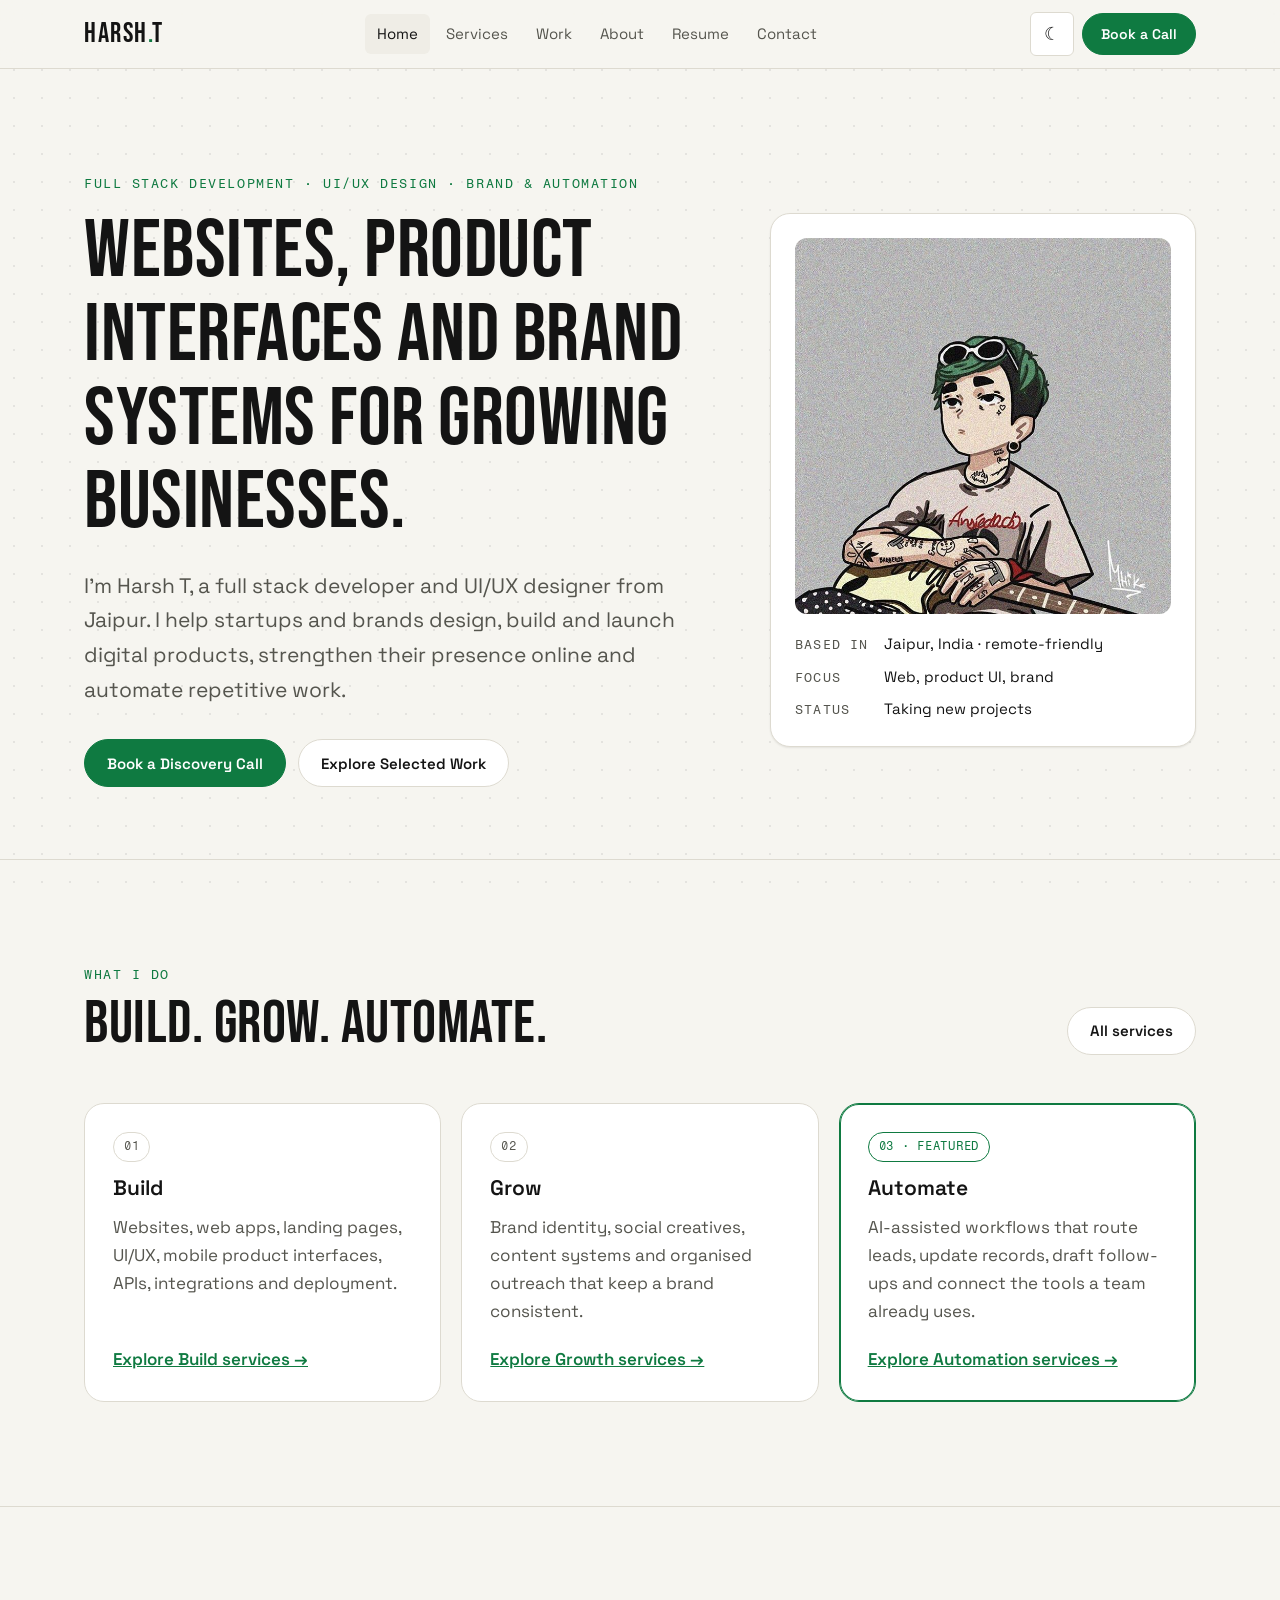
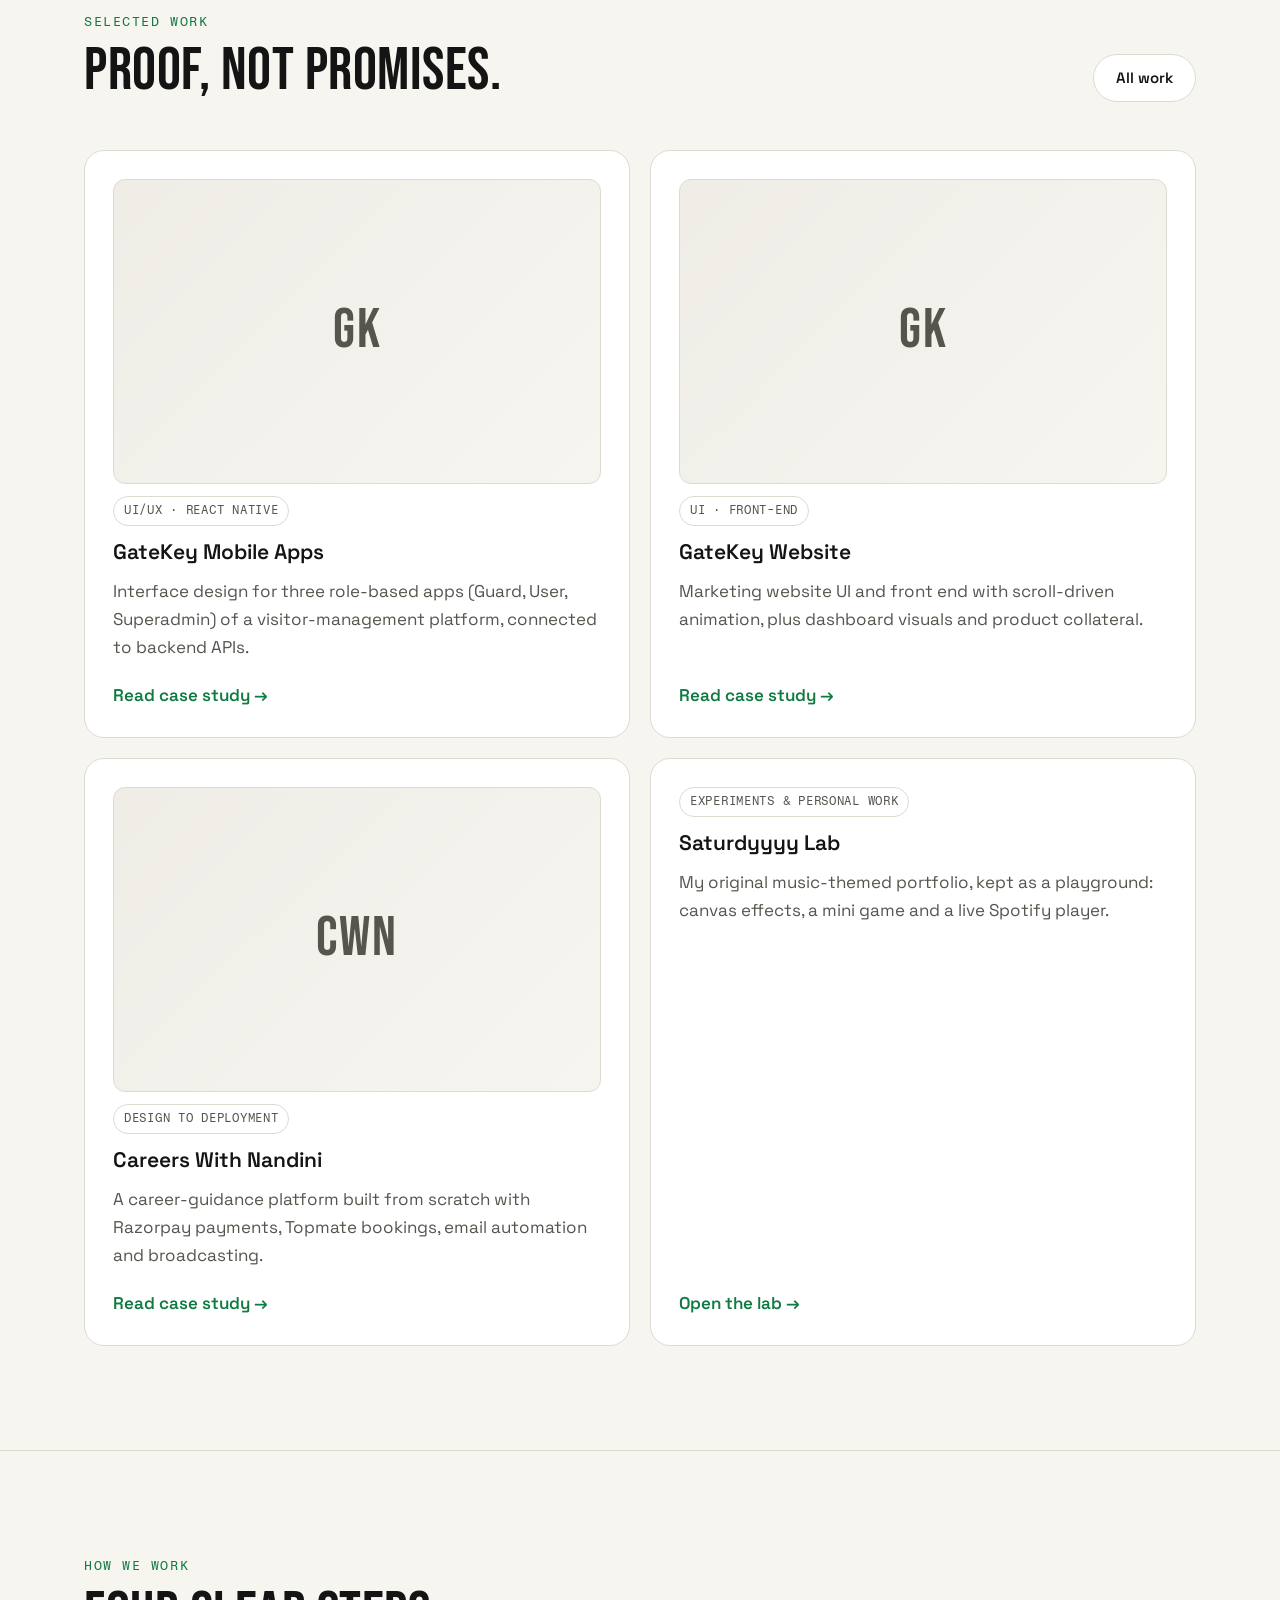
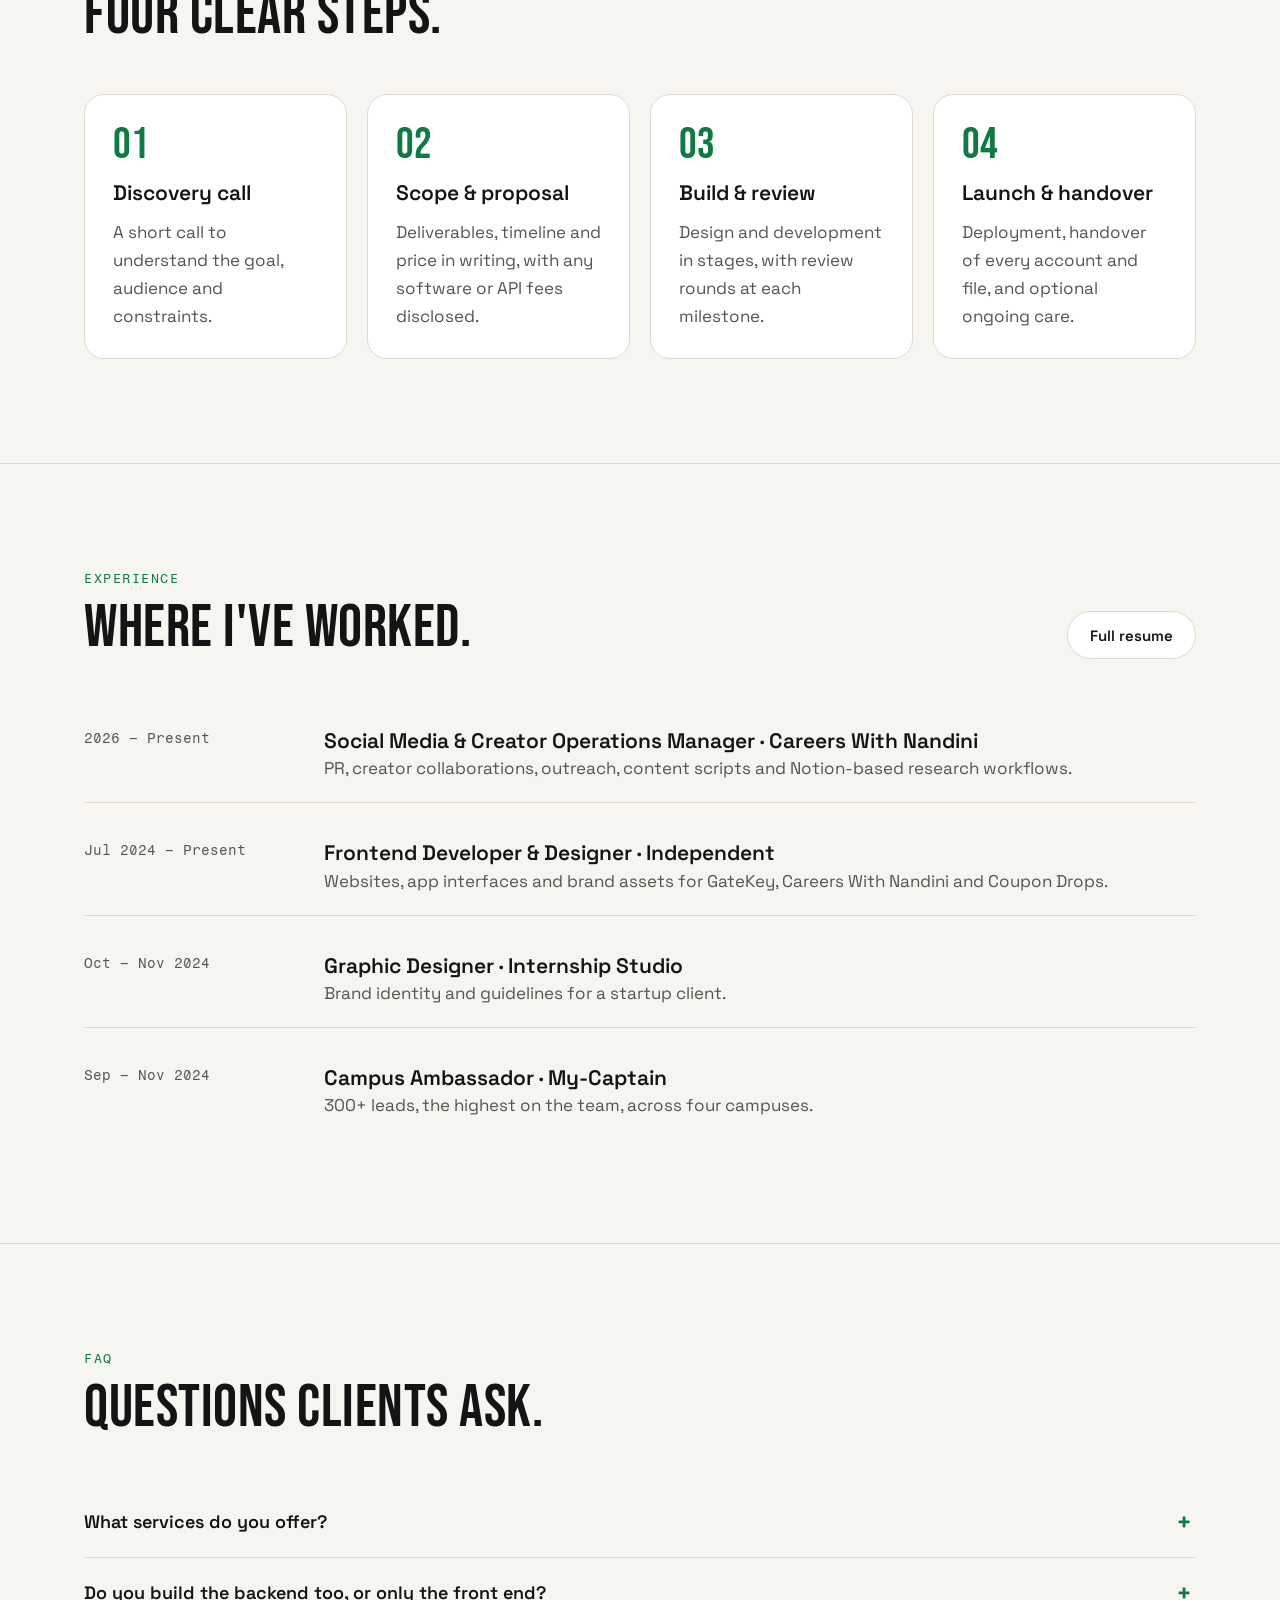
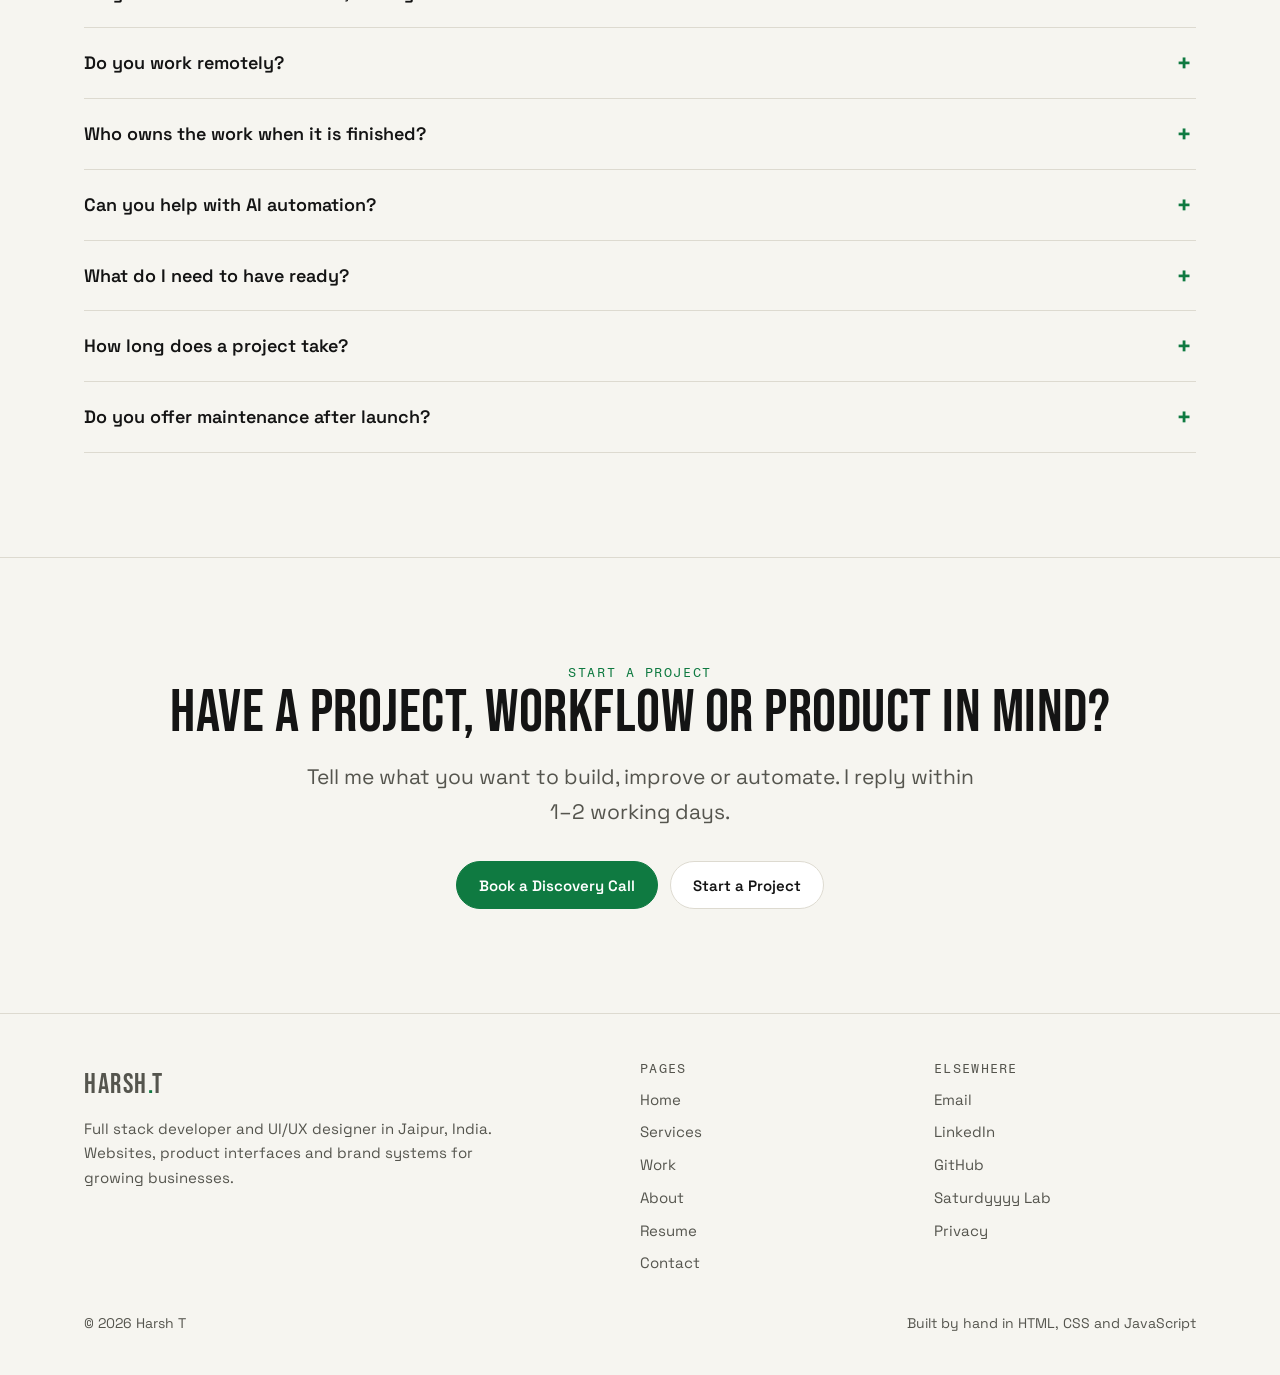
<file: index.html>
<!DOCTYPE html>
<html lang="en" data-theme="dark">
<head>
<meta charset="UTF-8">
<meta name="viewport" content="width=device-width,initial-scale=1">
<title>Harsh T · Full Stack Developer & UI/UX Designer</title>
<meta name="description" content="Harsh T is a full stack developer and UI/UX designer in Jaipur, India, building websites, product interfaces, brand systems and AI-assisted workflows for growing businesses.">
<link rel="canonical" href="https://portfolio-saturdyyyy.vercel.app/index.html">
<meta property="og:type" content="website"><meta property="og:title" content="Harsh T · Full Stack Developer & UI/UX Designer"><meta property="og:description" content="Harsh T is a full stack developer and UI/UX designer in Jaipur, India, building websites, product interfaces, brand systems and AI-assisted workflows for growing businesses.">
<meta property="og:url" content="https://portfolio-saturdyyyy.vercel.app/index.html"><meta property="og:image" content="https://portfolio-saturdyyyy.vercel.app/assets/og-image.jpg">
<meta name="twitter:card" content="summary_large_image">
<link rel="icon" href="avatar.jpg">
<script>(function(){try{var t=localStorage.getItem('theme');if(!t)t=matchMedia('(prefers-color-scheme: light)').matches?'light':'dark';document.documentElement.setAttribute('data-theme',t)}catch(e){}})();</script>
<link rel="preconnect" href="https://fonts.googleapis.com"><link rel="preconnect" href="https://fonts.gstatic.com" crossorigin>
<link href="https://fonts.googleapis.com/css2?family=Bebas+Neue&family=Fragment+Mono&family=Space+Grotesk:wght@400;500;600;700&display=swap" rel="stylesheet">
<link rel="stylesheet" href="assets/tokens.css"><link rel="stylesheet" href="assets/site.css">
</head>
<body>
<a class="skip" href="#main">Skip to content</a>
<header class="site-header"><div class="wrap nav">
<a class="brand" href="index.html" aria-label="Harsh T, home">HARSH<span>.</span>T</a>
<nav aria-label="Main"><ul class="nav-links" id="navLinks"><li><a href="index.html" aria-current=page>Home</a></li><li><a href="services.html">Services</a></li><li><a href="work.html">Work</a></li><li><a href="about.html">About</a></li><li><a href="resume.html">Resume</a></li><li><a href="contact.html">Contact</a></li></ul></nav>
<div class="nav-actions"><button class="icon-btn" id="themeToggle" type="button" aria-label="Switch theme">☀</button>
<a class="btn btn-primary btn-sm" href="contact.html#book" data-book>Book a Call</a>
<button class="icon-btn menu-btn" id="menuBtn" type="button" aria-label="Menu" aria-expanded="false" aria-controls="navLinks">☰</button></div>
</div></header>
<main id="main">

<section class="hero"><div class="wrap hero-grid">
<div><p class="eyebrow">Full stack development · UI/UX design · Brand &amp; automation</p>
<h1>Websites, product interfaces and brand systems for growing businesses.</h1>
<p class="lead">I'm Harsh T, a full stack developer and UI/UX designer from Jaipur. I help startups and brands design, build and launch digital products, strengthen their presence online and automate repetitive work.</p>
<div class="btn-row"><a class="btn btn-primary" href="contact.html#book" data-book>Book a Discovery Call</a><a class="btn" href="work.html">Explore Selected Work</a></div></div>
<aside class="hero-card" aria-label="At a glance"><img src="avatar.jpg" alt="Portrait illustration of Harsh T"><dl>
<dt>Based in</dt><dd>Jaipur, India · remote-friendly</dd><dt>Focus</dt><dd>Web, product UI, brand</dd><dt>Status</dt><dd>Taking new projects</dd></dl></aside>
</div></section>

<section aria-labelledby="pillars"><div class="wrap">
<div class="section-head"><div><p class="eyebrow">What I do</p><h2 id="pillars">Build. Grow. Automate.</h2></div><a class="btn" href="services.html">All services</a></div>
<div class="grid g3">
<div class="card reveal"><span class="badge">01</span><h3>Build</h3><p class="muted">Websites, web apps, landing pages, UI/UX, mobile product interfaces, APIs, integrations and deployment.</p><a class="more" href="services.html#build">Explore Build services →</a></div>
<div class="card reveal"><span class="badge">02</span><h3>Grow</h3><p class="muted">Brand identity, social creatives, content systems and organised outreach that keep a brand consistent.</p><a class="more" href="services.html#grow">Explore Growth services →</a></div>
<div class="card featured reveal"><span class="badge accent">03 · Featured</span><h3>Automate</h3><p class="muted">AI-assisted workflows that route leads, update records, draft follow-ups and connect the tools a team already uses.</p><a class="more" href="services.html#automate">Explore Automation services →</a></div>
</div></div></section>

<section aria-labelledby="work-h"><div class="wrap">
<div class="section-head"><div><p class="eyebrow">Selected work</p><h2 id="work-h">Proof, not promises.</h2></div><a class="btn" href="work.html">All work</a></div>
<div class="grid g2"><a class="card work-card reveal" href="work/gatekey-mobile-apps.html" data-tags="mobile design"><div class="thumb" aria-hidden="true">GK</div><span class="badge">UI/UX · React Native</span><h3>GateKey Mobile Apps</h3><p class="muted">Interface design for three role-based apps (Guard, User, Superadmin) of a visitor-management platform, connected to backend APIs.</p><span class="more">Read case study →</span></a><a class="card work-card reveal" href="work/gatekey-website.html" data-tags="web design"><div class="thumb" aria-hidden="true">GK</div><span class="badge">UI · Front-end</span><h3>GateKey Website</h3><p class="muted">Marketing website UI and front end with scroll-driven animation, plus dashboard visuals and product collateral.</p><span class="more">Read case study →</span></a><a class="card work-card reveal" href="work/careers-with-nandini.html" data-tags="web"><div class="thumb" aria-hidden="true">CWN</div><span class="badge">Design to deployment</span><h3>Careers With Nandini</h3><p class="muted">A career-guidance platform built from scratch with Razorpay payments, Topmate bookings, email automation and broadcasting.</p><span class="more">Read case study →</span></a>
<a class="card reveal" href="lab/index.html"><span class="badge">Experiments &amp; personal work</span><h3>Saturdyyyy Lab</h3><p class="muted">My original music-themed portfolio, kept as a playground: canvas effects, a mini game and a live Spotify player.</p><span class="more">Open the lab →</span></a>
</div></div></section>

<section aria-labelledby="process"><div class="wrap">
<div class="section-head"><div><p class="eyebrow">How we work</p><h2 id="process">Four clear steps.</h2></div></div>
<div class="grid g4 steps">
<div class="card step reveal"><h3>Discovery call</h3><p class="muted">A short call to understand the goal, audience and constraints.</p></div>
<div class="card step reveal"><h3>Scope &amp; proposal</h3><p class="muted">Deliverables, timeline and price in writing, with any software or API fees disclosed.</p></div>
<div class="card step reveal"><h3>Build &amp; review</h3><p class="muted">Design and development in stages, with review rounds at each milestone.</p></div>
<div class="card step reveal"><h3>Launch &amp; handover</h3><p class="muted">Deployment, handover of every account and file, and optional ongoing care.</p></div>
</div></div></section>

<section aria-labelledby="exp"><div class="wrap">
<div class="section-head"><div><p class="eyebrow">Experience</p><h2 id="exp">Where I've worked.</h2></div><a class="btn" href="resume.html">Full resume</a></div>
<div class="timeline">
<div class="tl reveal"><span class="when">2026 – Present</span><div><h3>Social Media &amp; Creator Operations Manager · Careers With Nandini</h3><p class="muted">PR, creator collaborations, outreach, content scripts and Notion-based research workflows.</p></div></div>
<div class="tl reveal"><span class="when">Jul 2024 – Present</span><div><h3>Frontend Developer &amp; Designer · Independent</h3><p class="muted">Websites, app interfaces and brand assets for GateKey, Careers With Nandini and Coupon Drops.</p></div></div>
<div class="tl reveal"><span class="when">Oct – Nov 2024</span><div><h3>Graphic Designer · Internship Studio</h3><p class="muted">Brand identity and guidelines for a startup client.</p></div></div>
<div class="tl reveal"><span class="when">Sep – Nov 2024</span><div><h3>Campus Ambassador · My-Captain</h3><p class="muted">300+ leads, the highest on the team, across four campuses.</p></div></div>
</div></div></section>

<section aria-labelledby="faq"><div class="wrap">
<div class="section-head"><div><p class="eyebrow">FAQ</p><h2 id="faq">Questions clients ask.</h2></div></div>
<details><summary>What services do you offer?</summary><p>Three kinds of work: Build (websites, web apps, landing pages, UI/UX and mobile product interfaces), Grow (brand identity, social creatives and content systems) and Automate (AI-assisted workflows for leads, follow-ups and reporting).</p></details><details><summary>Do you build the backend too, or only the front end?</summary><p>Both, where the project needs it. I build front ends in HTML, CSS and JavaScript, small backends in Node.js and Express, and connect services like Supabase, payment gateways and third-party APIs.</p></details><details><summary>Do you work remotely?</summary><p>Yes. I am based in Jaipur, India and work with clients remotely. Calls are scheduled in IST with overlap for other time zones.</p></details><details><summary>Who owns the work when it is finished?</summary><p>You do. Once the project is paid in full, the code, designs and accounts are handed over to you, along with the access details.</p></details><details><summary>Can you help with AI automation?</summary><p>Yes. I map one repetitive process first, then build and test a workflow with human review built in, using tools such as Notion, ChatGPT and Claude. Third-party subscription costs are disclosed up front.</p></details><details><summary>What do I need to have ready?</summary><p>A short description of the goal, any brand assets or content you already have, and access to your domain or hosting if they exist. I can help with the rest.</p></details><details><summary>How long does a project take?</summary><p>A landing page usually takes 1–2 weeks and a full business website 3–6 weeks. Web apps and automation systems depend on scope. Every timeline is confirmed in writing in the proposal.</p></details><details><summary>Do you offer maintenance after launch?</summary><p>Optional. You can take the handover and run it yourself, or choose a monthly care plan for fixes, updates and small improvements.</p></details>
</div></section>

<section class="cta-band"><div class="wrap">
<p class="eyebrow">Start a project</p><h2>Have a project, workflow or product in mind?</h2>
<p class="lead">Tell me what you want to build, improve or automate. I reply within 1–2 working days.</p>
<div class="btn-row"><a class="btn btn-primary" href="contact.html#book" data-book>Book a Discovery Call</a><a class="btn" href="contact.html#start">Start a Project</a></div>
</div></section>
</main>
<a class="btn btn-primary mobile-cta" href="contact.html#book" data-book>Book a Discovery Call</a>
<footer class="site-footer"><div class="wrap">
<div class="footer-grid">
<div><a class="brand" href="index.html">HARSH<span>.</span>T</a>
<p class="muted" style="margin-top:8px;max-width:420px">Full stack developer and UI/UX designer in Jaipur, India. Websites, product interfaces and brand systems for growing businesses.</p>
<p class="np" id="nowPlaying" hidden><img alt=""><span class="dot" aria-hidden="true"></span><span class="t"></span></p></div>
<div><h2>Pages</h2><ul><li><a href="index.html">Home</a></li><li><a href="services.html">Services</a></li><li><a href="work.html">Work</a></li><li><a href="about.html">About</a></li><li><a href="resume.html">Resume</a></li><li><a href="contact.html">Contact</a></li></ul></div>
<div><h2>Elsewhere</h2><ul>
<li><a href="mailto:arnodelo4@gmail.com">Email</a></li>
<li><a href="https://www.linkedin.com/in/harsh-t-b8712623b" target="_blank" rel="noopener">LinkedIn</a></li>
<li><a href="https://github.com/Saturdyyyy" target="_blank" rel="noopener">GitHub</a></li>
<li><a href="lab/index.html">Saturdyyyy Lab</a></li>
<li><a href="privacy.html">Privacy</a></li></ul></div>
</div>
<div class="footer-bottom"><span>© <span data-year></span> Harsh T</span><span>Built by hand in HTML, CSS and JavaScript</span></div>
</div></footer>
<script src="assets/config.js"></script><script src="assets/site.js"></script>
</body></html>
</file>
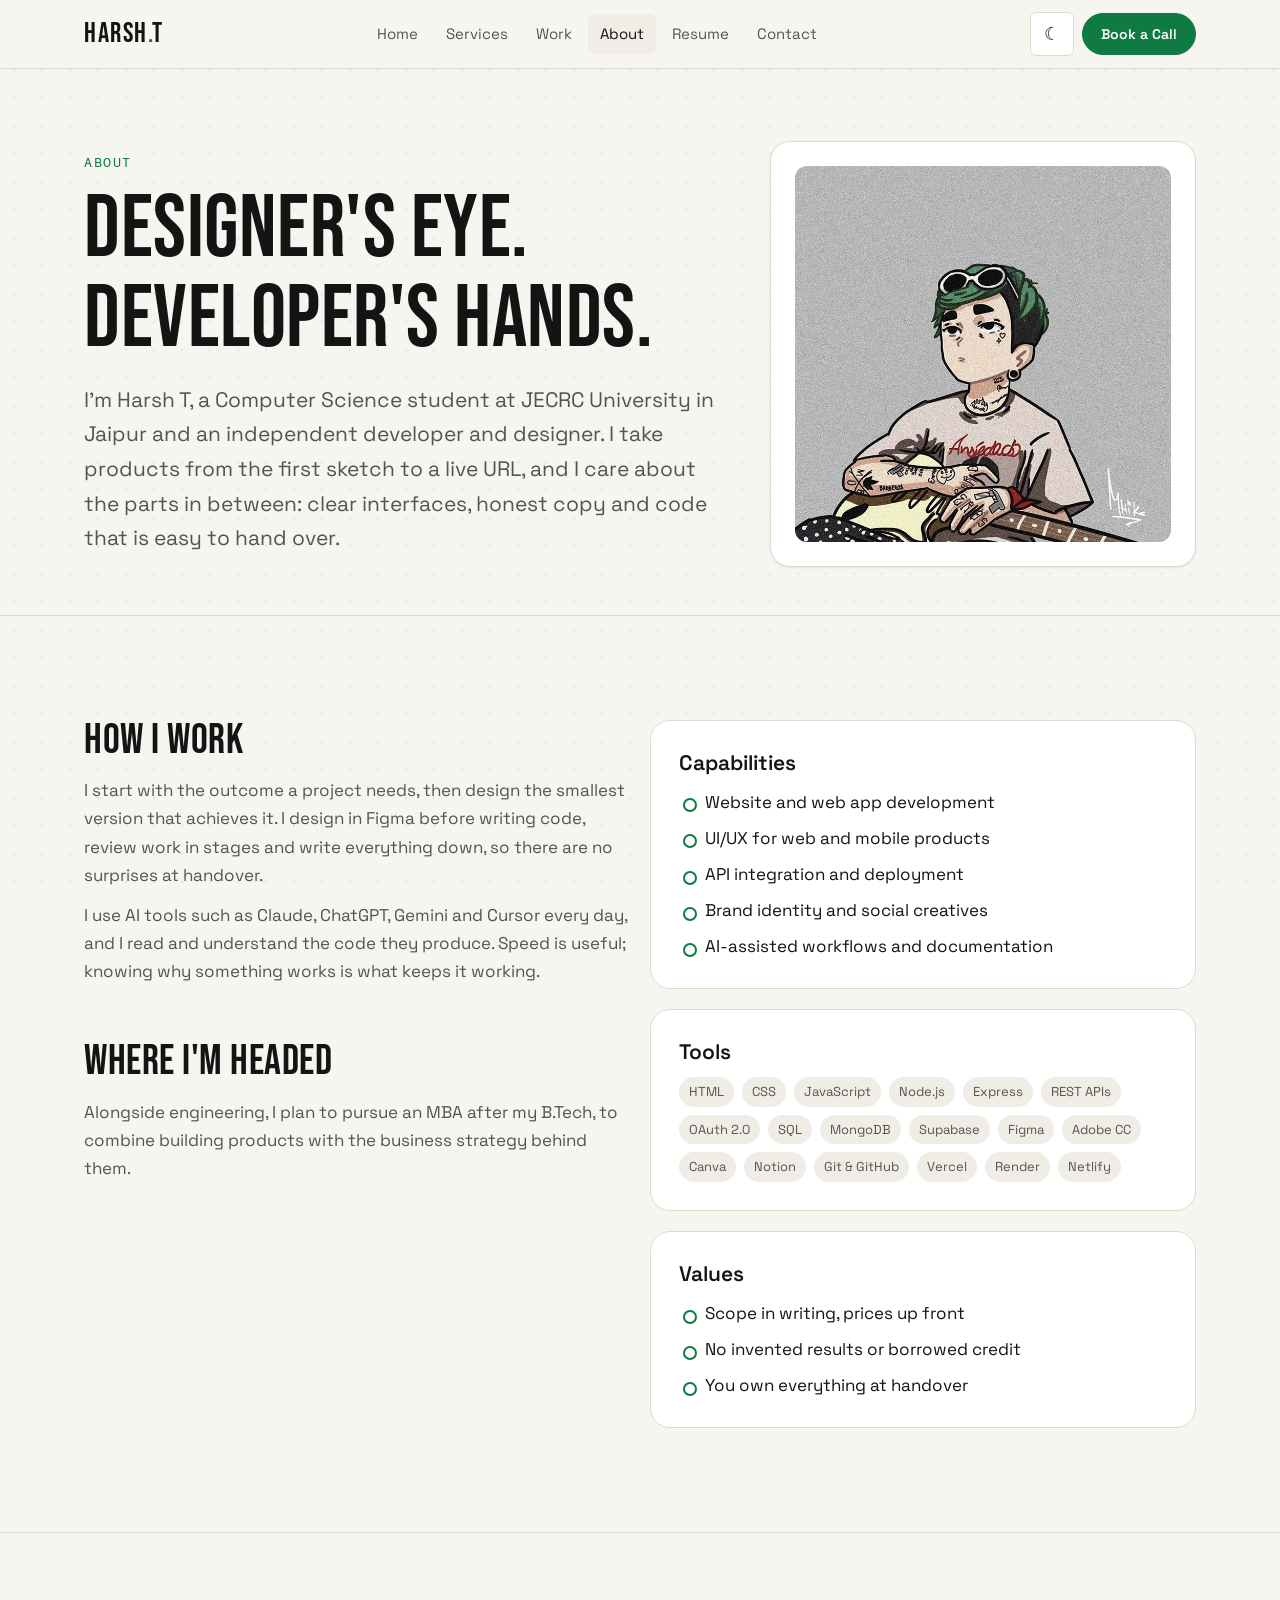
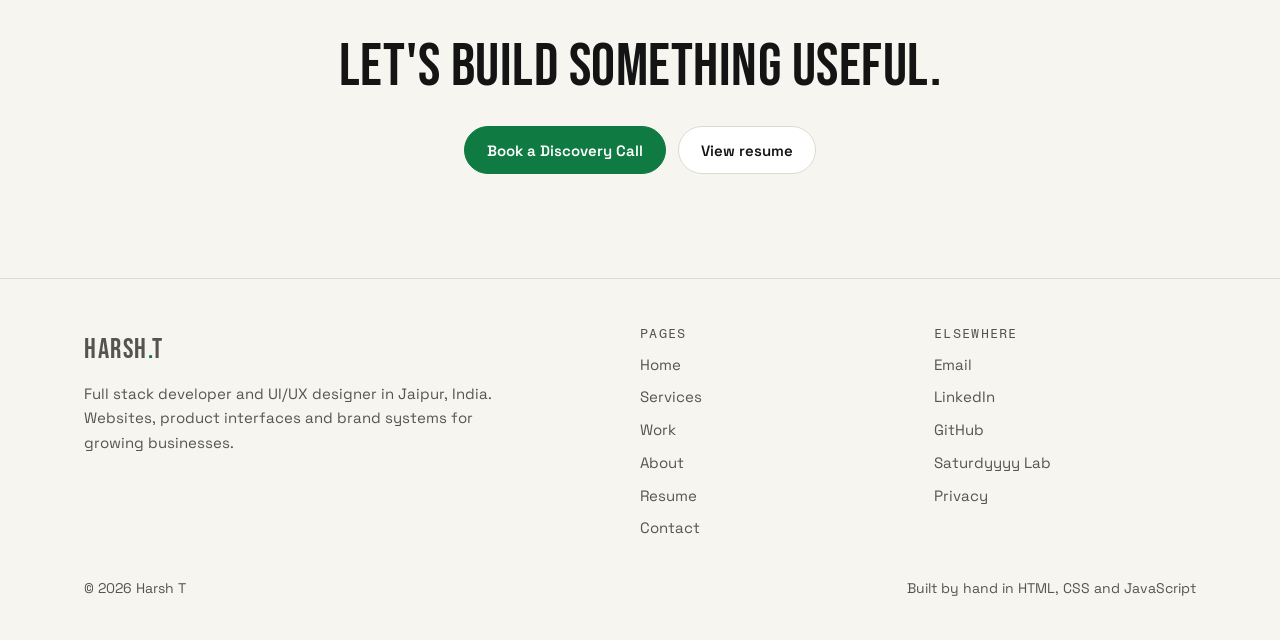
<file: about.html>
<!DOCTYPE html>
<html lang="en" data-theme="dark">
<head>
<meta charset="UTF-8">
<meta name="viewport" content="width=device-width,initial-scale=1">
<title>About · Harsh T</title>
<meta name="description" content="About Harsh T: full stack developer and UI/UX designer from Jaipur, India, and how he works with clients.">
<link rel="canonical" href="https://portfolio-saturdyyyy.vercel.app/about.html">
<meta property="og:type" content="website"><meta property="og:title" content="About · Harsh T"><meta property="og:description" content="About Harsh T: full stack developer and UI/UX designer from Jaipur, India, and how he works with clients.">
<meta property="og:url" content="https://portfolio-saturdyyyy.vercel.app/about.html"><meta property="og:image" content="https://portfolio-saturdyyyy.vercel.app/assets/og-image.jpg">
<meta name="twitter:card" content="summary_large_image">
<link rel="icon" href="avatar.jpg">
<script>(function(){try{var t=localStorage.getItem('theme');if(!t)t=matchMedia('(prefers-color-scheme: light)').matches?'light':'dark';document.documentElement.setAttribute('data-theme',t)}catch(e){}})();</script>
<link rel="preconnect" href="https://fonts.googleapis.com"><link rel="preconnect" href="https://fonts.gstatic.com" crossorigin>
<link href="https://fonts.googleapis.com/css2?family=Bebas+Neue&family=Fragment+Mono&family=Space+Grotesk:wght@400;500;600;700&display=swap" rel="stylesheet">
<link rel="stylesheet" href="assets/tokens.css"><link rel="stylesheet" href="assets/site.css">
</head>
<body>
<a class="skip" href="#main">Skip to content</a>
<header class="site-header"><div class="wrap nav">
<a class="brand" href="index.html" aria-label="Harsh T, home">HARSH<span>.</span>T</a>
<nav aria-label="Main"><ul class="nav-links" id="navLinks"><li><a href="index.html">Home</a></li><li><a href="services.html">Services</a></li><li><a href="work.html">Work</a></li><li><a href="about.html" aria-current=page>About</a></li><li><a href="resume.html">Resume</a></li><li><a href="contact.html">Contact</a></li></ul></nav>
<div class="nav-actions"><button class="icon-btn" id="themeToggle" type="button" aria-label="Switch theme">☀</button>
<a class="btn btn-primary btn-sm" href="contact.html#book" data-book>Book a Call</a>
<button class="icon-btn menu-btn" id="menuBtn" type="button" aria-label="Menu" aria-expanded="false" aria-controls="navLinks">☰</button></div>
</div></header>
<main id="main">

<section class="page-hero"><div class="wrap hero-grid">
<div><p class="eyebrow">About</p><h1>Designer's eye. Developer's hands.</h1>
<p class="lead">I'm Harsh T, a Computer Science student at JECRC University in Jaipur and an independent developer and designer. I take products from the first sketch to a live URL, and I care about the parts in between: clear interfaces, honest copy and code that is easy to hand over.</p></div>
<aside class="hero-card"><img src="avatar.jpg" alt="Portrait illustration of Harsh T"></aside></div></section>
<section><div class="wrap grid g2">
<div class="prose"><h2 style="margin-top:0">How I work</h2><p>I start with the outcome a project needs, then design the smallest version that achieves it. I design in Figma before writing code, review work in stages and write everything down, so there are no surprises at handover.</p><p>I use AI tools such as Claude, ChatGPT, Gemini and Cursor every day, and I read and understand the code they produce. Speed is useful; knowing why something works is what keeps it working.</p>
<h2>Where I'm headed</h2><p>Alongside engineering, I plan to pursue an MBA after my B.Tech, to combine building products with the business strategy behind them.</p></div>
<div>
<div class="card" style="margin-bottom:20px"><h3>Capabilities</h3><ul class="ticks"><li>Website and web app development</li><li>UI/UX for web and mobile products</li><li>API integration and deployment</li><li>Brand identity and social creatives</li><li>AI-assisted workflows and documentation</li></ul></div>
<div class="card" style="margin-bottom:20px"><h3>Tools</h3><div class="chips"><span class="chip">HTML</span><span class="chip">CSS</span><span class="chip">JavaScript</span><span class="chip">Node.js</span><span class="chip">Express</span><span class="chip">REST APIs</span><span class="chip">OAuth 2.0</span><span class="chip">SQL</span><span class="chip">MongoDB</span><span class="chip">Supabase</span><span class="chip">Figma</span><span class="chip">Adobe CC</span><span class="chip">Canva</span><span class="chip">Notion</span><span class="chip">Git &amp; GitHub</span><span class="chip">Vercel</span><span class="chip">Render</span><span class="chip">Netlify</span></div></div>
<div class="card"><h3>Values</h3><ul class="ticks"><li>Scope in writing, prices up front</li><li>No invented results or borrowed credit</li><li>You own everything at handover</li></ul></div>
</div></div></section>
<section class="cta-band"><div class="wrap"><h2>Let's build something useful.</h2><div class="btn-row" style="margin-top:28px"><a class="btn btn-primary" href="contact.html#book" data-book>Book a Discovery Call</a><a class="btn" href="resume.html">View resume</a></div></div></section></main>
<a class="btn btn-primary mobile-cta" href="contact.html#book" data-book>Book a Discovery Call</a>
<footer class="site-footer"><div class="wrap">
<div class="footer-grid">
<div><a class="brand" href="index.html">HARSH<span>.</span>T</a>
<p class="muted" style="margin-top:8px;max-width:420px">Full stack developer and UI/UX designer in Jaipur, India. Websites, product interfaces and brand systems for growing businesses.</p>
<p class="np" id="nowPlaying" hidden><img alt=""><span class="dot" aria-hidden="true"></span><span class="t"></span></p></div>
<div><h2>Pages</h2><ul><li><a href="index.html">Home</a></li><li><a href="services.html">Services</a></li><li><a href="work.html">Work</a></li><li><a href="about.html">About</a></li><li><a href="resume.html">Resume</a></li><li><a href="contact.html">Contact</a></li></ul></div>
<div><h2>Elsewhere</h2><ul>
<li><a href="mailto:arnodelo4@gmail.com">Email</a></li>
<li><a href="https://www.linkedin.com/in/harsh-t-b8712623b" target="_blank" rel="noopener">LinkedIn</a></li>
<li><a href="https://github.com/Saturdyyyy" target="_blank" rel="noopener">GitHub</a></li>
<li><a href="lab/index.html">Saturdyyyy Lab</a></li>
<li><a href="privacy.html">Privacy</a></li></ul></div>
</div>
<div class="footer-bottom"><span>© <span data-year></span> Harsh T</span><span>Built by hand in HTML, CSS and JavaScript</span></div>
</div></footer>
<script src="assets/config.js"></script><script src="assets/site.js"></script>
</body></html>
</file>
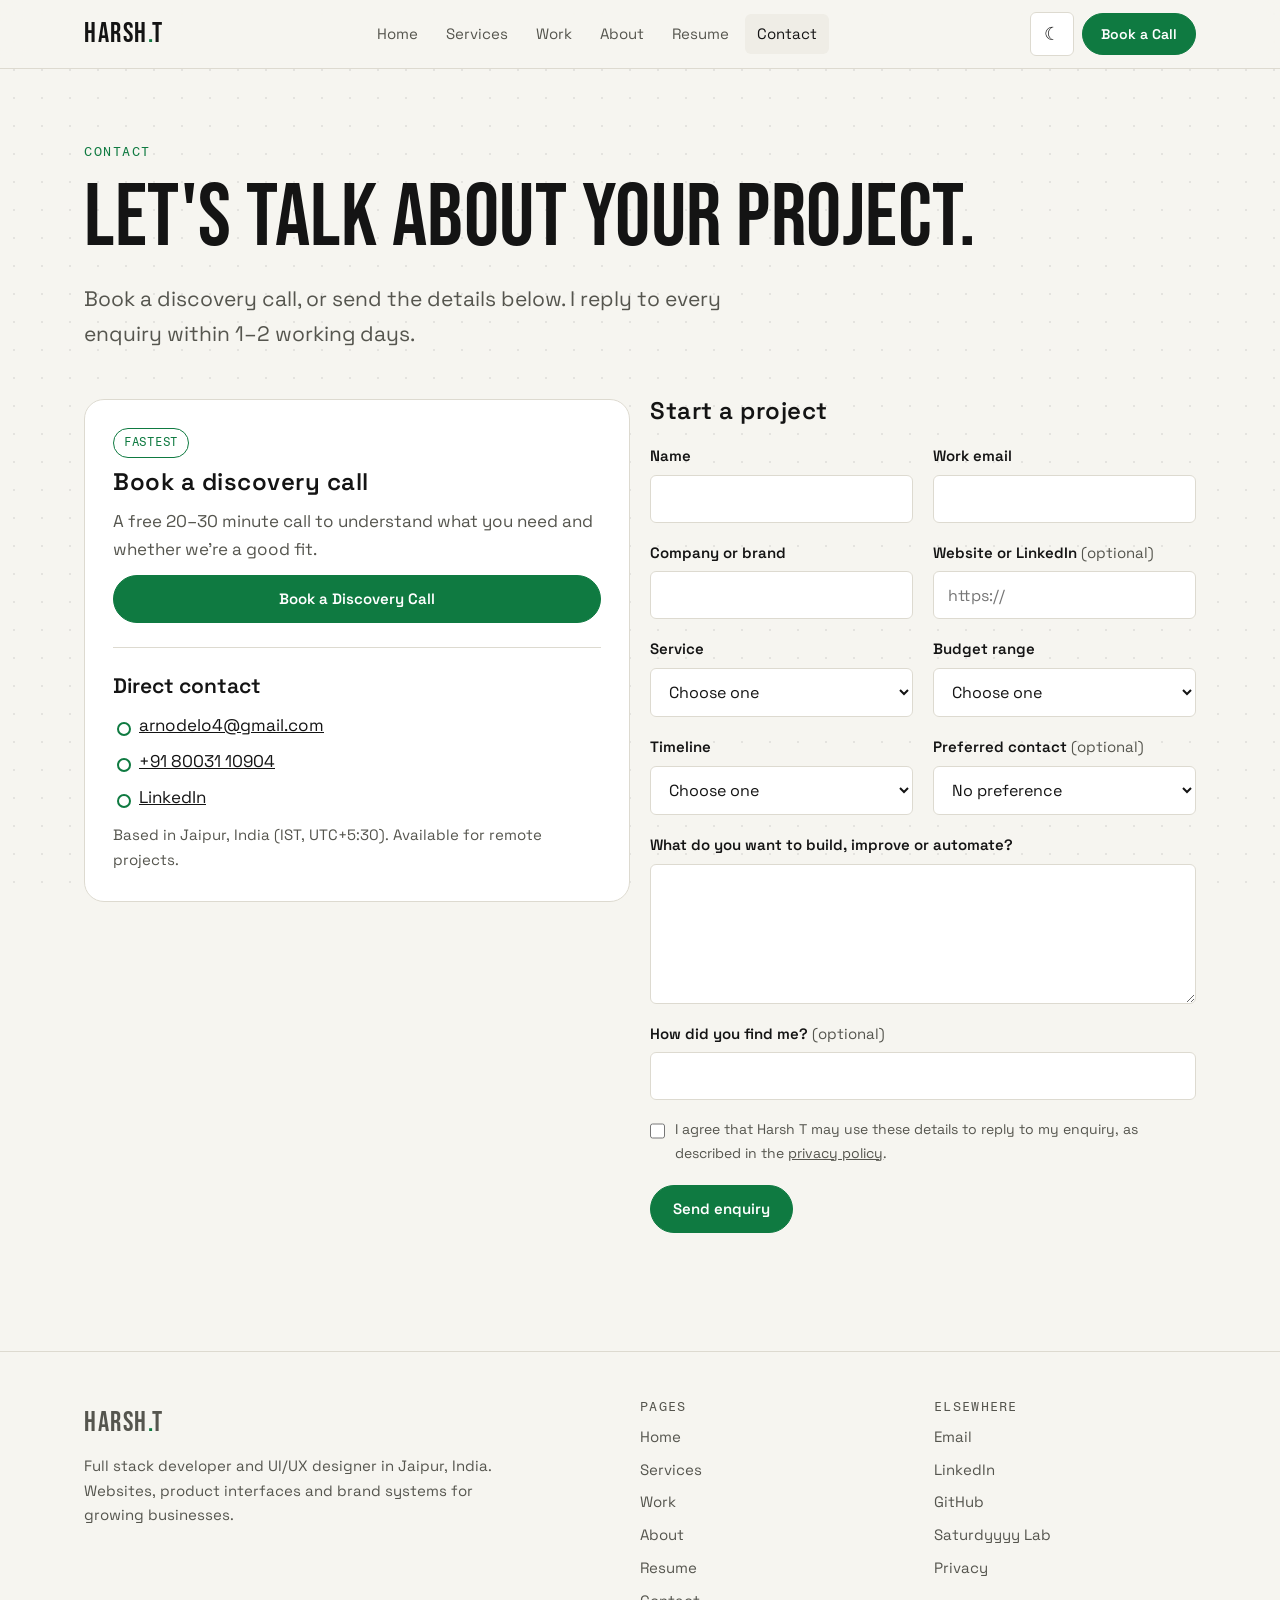
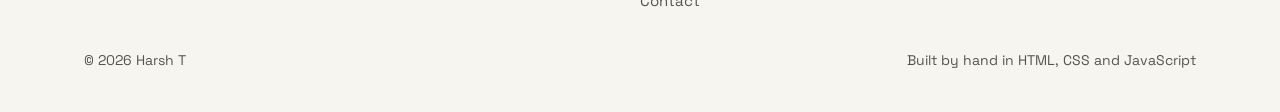
<file: contact.html>
<!DOCTYPE html>
<html lang="en" data-theme="dark">
<head>
<meta charset="UTF-8">
<meta name="viewport" content="width=device-width,initial-scale=1">
<title>Contact · Harsh T</title>
<meta name="description" content="Book a discovery call or start a project with Harsh T, full stack developer and UI/UX designer in Jaipur, India.">
<link rel="canonical" href="https://portfolio-saturdyyyy.vercel.app/contact.html">
<meta property="og:type" content="website"><meta property="og:title" content="Contact · Harsh T"><meta property="og:description" content="Book a discovery call or start a project with Harsh T, full stack developer and UI/UX designer in Jaipur, India.">
<meta property="og:url" content="https://portfolio-saturdyyyy.vercel.app/contact.html"><meta property="og:image" content="https://portfolio-saturdyyyy.vercel.app/assets/og-image.jpg">
<meta name="twitter:card" content="summary_large_image">
<link rel="icon" href="avatar.jpg">
<script>(function(){try{var t=localStorage.getItem('theme');if(!t)t=matchMedia('(prefers-color-scheme: light)').matches?'light':'dark';document.documentElement.setAttribute('data-theme',t)}catch(e){}})();</script>
<link rel="preconnect" href="https://fonts.googleapis.com"><link rel="preconnect" href="https://fonts.gstatic.com" crossorigin>
<link href="https://fonts.googleapis.com/css2?family=Bebas+Neue&family=Fragment+Mono&family=Space+Grotesk:wght@400;500;600;700&display=swap" rel="stylesheet">
<link rel="stylesheet" href="assets/tokens.css"><link rel="stylesheet" href="assets/site.css">
</head>
<body>
<a class="skip" href="#main">Skip to content</a>
<header class="site-header"><div class="wrap nav">
<a class="brand" href="index.html" aria-label="Harsh T, home">HARSH<span>.</span>T</a>
<nav aria-label="Main"><ul class="nav-links" id="navLinks"><li><a href="index.html">Home</a></li><li><a href="services.html">Services</a></li><li><a href="work.html">Work</a></li><li><a href="about.html">About</a></li><li><a href="resume.html">Resume</a></li><li><a href="contact.html" aria-current=page>Contact</a></li></ul></nav>
<div class="nav-actions"><button class="icon-btn" id="themeToggle" type="button" aria-label="Switch theme">☀</button>
<a class="btn btn-primary btn-sm" href="contact.html#book" data-book>Book a Call</a>
<button class="icon-btn menu-btn" id="menuBtn" type="button" aria-label="Menu" aria-expanded="false" aria-controls="navLinks">☰</button></div>
</div></header>
<main id="main">

<section class="page-hero"><div class="wrap"><p class="eyebrow">Contact</p><h1>Let's talk about your project.</h1>
<p class="lead">Book a discovery call, or send the details below. I reply to every enquiry within 1–2 working days.</p></div></section>
<section style="padding-top:0;border-top:0"><div class="wrap grid g2" style="align-items:start">
<div id="book" class="card"><span class="badge accent">Fastest</span><h2 style="font-family:var(--font-body);font-weight:600;font-size:24px">Book a discovery call</h2><p class="muted">A free 20–30 minute call to understand what you need and whether we're a good fit.</p><a class="btn btn-primary" href="#" data-book>Book a Discovery Call</a>
<hr style="border:0;border-top:1px solid var(--color-border);margin:12px 0">
<h3>Direct contact</h3><ul class="ticks"><li><a href="mailto:arnodelo4@gmail.com">arnodelo4@gmail.com</a></li><li><a href="tel:+918003110904">+91 80031 10904</a></li><li><a href="https://www.linkedin.com/in/harsh-t-b8712623b" target="_blank" rel="noopener">LinkedIn</a></li></ul>
<p class="muted" style="font-size:15px">Based in Jaipur, India (IST, UTC+5:30). Available for remote projects.</p></div>
<div id="start"><h2 style="font-family:var(--font-body);font-weight:600;font-size:24px;margin-bottom:20px">Start a project</h2>
<form id="projectForm" novalidate>
<div class="form-grid">
<div class="field"><label for="f-name">Name</label><input id="f-name" name="name" autocomplete="name" required></div>
<div class="field"><label for="f-email">Work email</label><input id="f-email" name="email" type="email" autocomplete="email" required></div>
<div class="field"><label for="f-company">Company or brand</label><input id="f-company" name="company" autocomplete="organization" required></div>
<div class="field"><label for="f-site">Website or LinkedIn <span class="opt">(optional)</span></label><input id="f-site" name="website" type="url" placeholder="https://"></div>
<div class="field"><label for="f-service">Service</label><select id="f-service" name="service" required><option value="">Choose one</option><option>Landing page</option><option>Business website</option><option>Custom web app</option><option>UI/UX design</option><option>Brand identity or content</option><option>AI automation</option><option>Not sure yet</option></select></div>
<div class="field"><label for="f-budget">Budget range</label><select id="f-budget" name="budget" required><option value="">Choose one</option><option>Under $500</option><option>$500 – $1,500</option><option>$1,500 – $3,000</option><option>$3,000+</option><option>Not sure yet</option></select></div>
<div class="field"><label for="f-time">Timeline</label><select id="f-time" name="timeline" required><option value="">Choose one</option><option>As soon as possible</option><option>Within a month</option><option>1–3 months</option><option>Flexible</option></select></div>
<div class="field"><label for="f-pref">Preferred contact <span class="opt">(optional)</span></label><select id="f-pref" name="preferred_contact"><option value="">No preference</option><option>Email</option><option>Phone</option><option>WhatsApp</option></select></div>
</div>
<div class="field"><label for="f-desc">What do you want to build, improve or automate?</label><textarea id="f-desc" name="description" required></textarea></div>
<div class="field"><label for="f-src">How did you find me? <span class="opt">(optional)</span></label><input id="f-src" name="source"></div>
<label class="consent" style="display:flex;gap:10px;align-items:flex-start;font-weight:400"><input type="checkbox" name="consent" required style="width:20px;min-height:20px;margin-top:3px"><span>I agree that Harsh T may use these details to reply to my enquiry, as described in the <a href="privacy.html">privacy policy</a>.</span></label>
<button class="btn btn-primary" type="submit">Send enquiry</button>
<p class="form-status" id="formStatus" role="status" aria-live="polite"></p>
</form></div>
</div></section></main>
<a class="btn btn-primary mobile-cta" href="contact.html#book" data-book>Book a Discovery Call</a>
<footer class="site-footer"><div class="wrap">
<div class="footer-grid">
<div><a class="brand" href="index.html">HARSH<span>.</span>T</a>
<p class="muted" style="margin-top:8px;max-width:420px">Full stack developer and UI/UX designer in Jaipur, India. Websites, product interfaces and brand systems for growing businesses.</p>
<p class="np" id="nowPlaying" hidden><img alt=""><span class="dot" aria-hidden="true"></span><span class="t"></span></p></div>
<div><h2>Pages</h2><ul><li><a href="index.html">Home</a></li><li><a href="services.html">Services</a></li><li><a href="work.html">Work</a></li><li><a href="about.html">About</a></li><li><a href="resume.html">Resume</a></li><li><a href="contact.html">Contact</a></li></ul></div>
<div><h2>Elsewhere</h2><ul>
<li><a href="mailto:arnodelo4@gmail.com">Email</a></li>
<li><a href="https://www.linkedin.com/in/harsh-t-b8712623b" target="_blank" rel="noopener">LinkedIn</a></li>
<li><a href="https://github.com/Saturdyyyy" target="_blank" rel="noopener">GitHub</a></li>
<li><a href="lab/index.html">Saturdyyyy Lab</a></li>
<li><a href="privacy.html">Privacy</a></li></ul></div>
</div>
<div class="footer-bottom"><span>© <span data-year></span> Harsh T</span><span>Built by hand in HTML, CSS and JavaScript</span></div>
</div></footer>
<script src="assets/config.js"></script><script src="assets/site.js"></script>
</body></html>
</file>
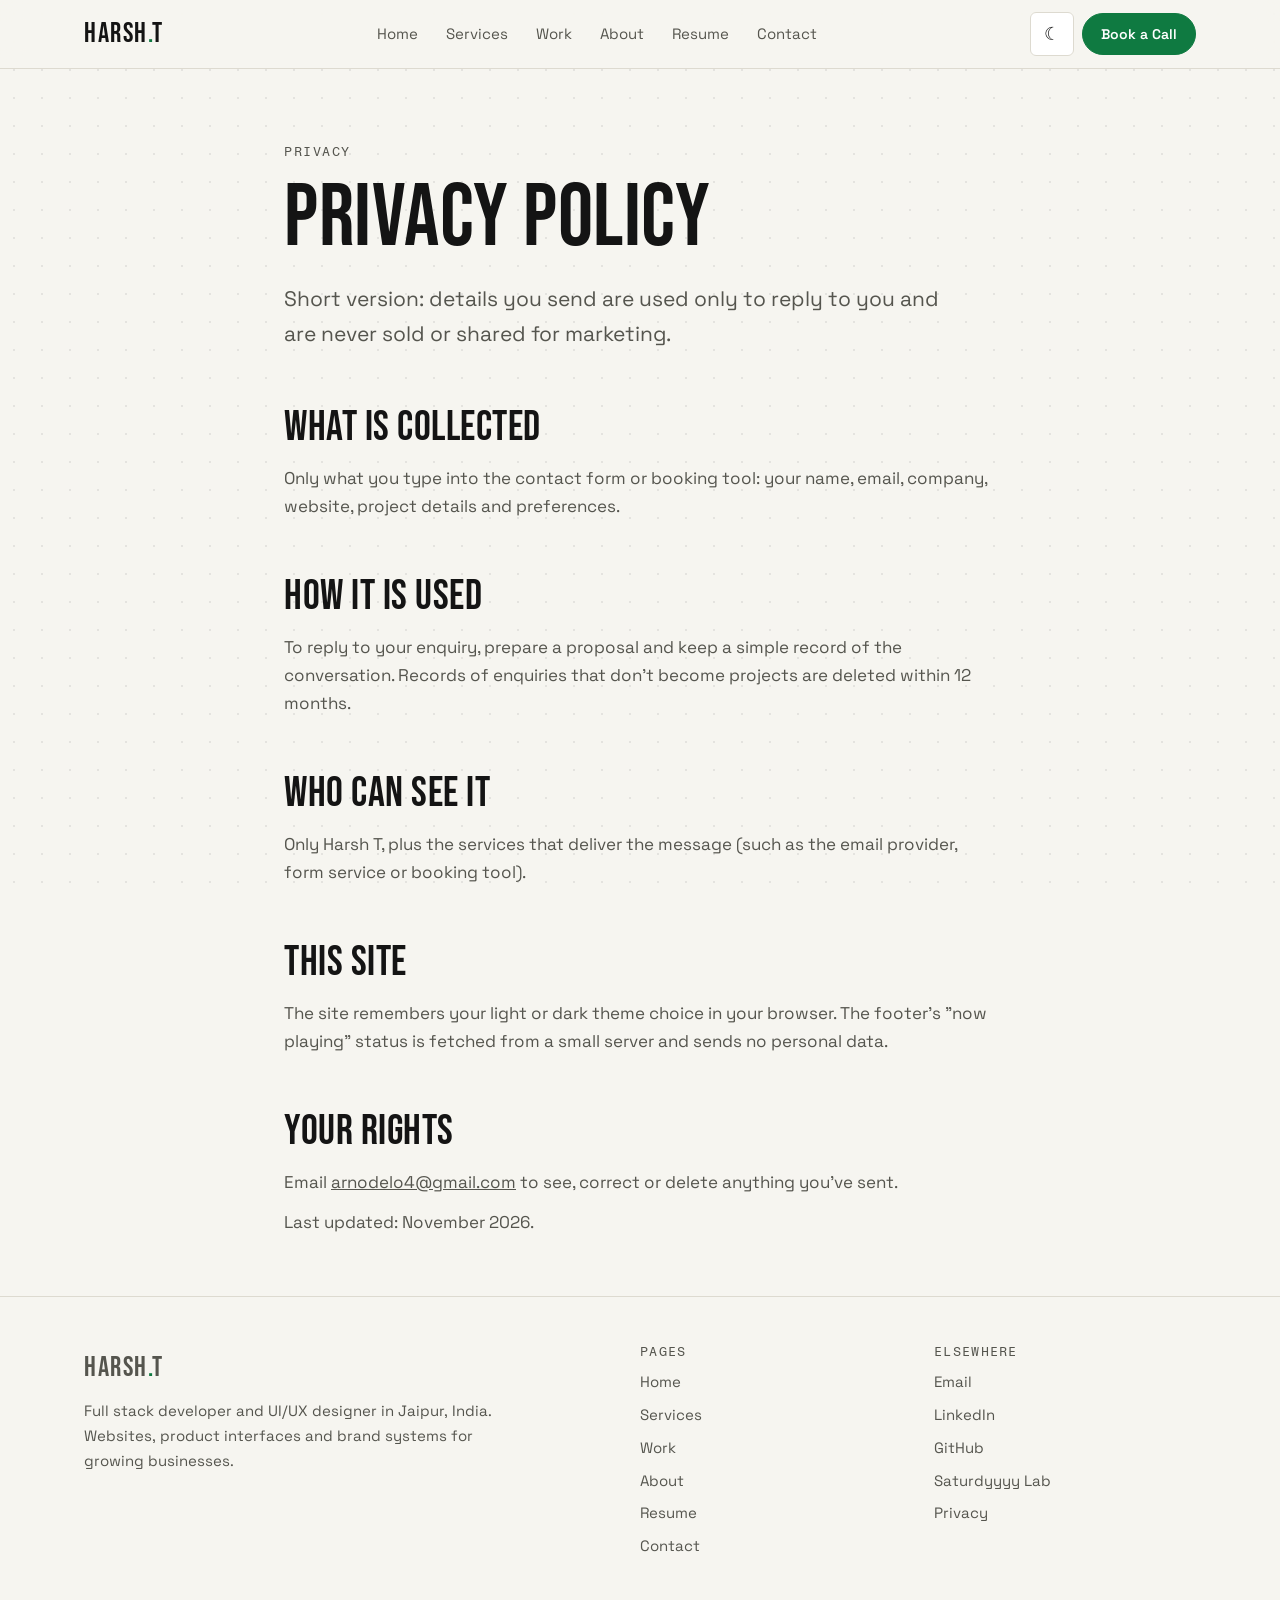
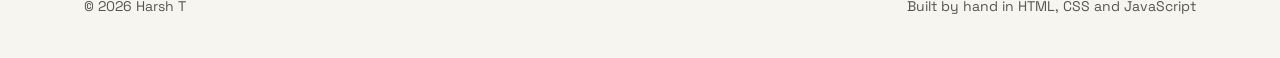
<file: privacy.html>
<!DOCTYPE html>
<html lang="en" data-theme="dark">
<head>
<meta charset="UTF-8">
<meta name="viewport" content="width=device-width,initial-scale=1">
<title>Privacy policy · Harsh T</title>
<meta name="description" content="How Harsh T handles the details you send through this website.">
<link rel="canonical" href="https://portfolio-saturdyyyy.vercel.app/privacy.html">
<meta property="og:type" content="website"><meta property="og:title" content="Privacy policy · Harsh T"><meta property="og:description" content="How Harsh T handles the details you send through this website.">
<meta property="og:url" content="https://portfolio-saturdyyyy.vercel.app/privacy.html"><meta property="og:image" content="https://portfolio-saturdyyyy.vercel.app/assets/og-image.jpg">
<meta name="twitter:card" content="summary_large_image">
<link rel="icon" href="avatar.jpg">
<script>(function(){try{var t=localStorage.getItem('theme');if(!t)t=matchMedia('(prefers-color-scheme: light)').matches?'light':'dark';document.documentElement.setAttribute('data-theme',t)}catch(e){}})();</script>
<link rel="preconnect" href="https://fonts.googleapis.com"><link rel="preconnect" href="https://fonts.gstatic.com" crossorigin>
<link href="https://fonts.googleapis.com/css2?family=Bebas+Neue&family=Fragment+Mono&family=Space+Grotesk:wght@400;500;600;700&display=swap" rel="stylesheet">
<link rel="stylesheet" href="assets/tokens.css"><link rel="stylesheet" href="assets/site.css">
</head>
<body>
<a class="skip" href="#main">Skip to content</a>
<header class="site-header"><div class="wrap nav">
<a class="brand" href="index.html" aria-label="Harsh T, home">HARSH<span>.</span>T</a>
<nav aria-label="Main"><ul class="nav-links" id="navLinks"><li><a href="index.html">Home</a></li><li><a href="services.html">Services</a></li><li><a href="work.html">Work</a></li><li><a href="about.html">About</a></li><li><a href="resume.html">Resume</a></li><li><a href="contact.html">Contact</a></li></ul></nav>
<div class="nav-actions"><button class="icon-btn" id="themeToggle" type="button" aria-label="Switch theme">☀</button>
<a class="btn btn-primary btn-sm" href="contact.html#book" data-book>Book a Call</a>
<button class="icon-btn menu-btn" id="menuBtn" type="button" aria-label="Menu" aria-expanded="false" aria-controls="navLinks">☰</button></div>
</div></header>
<main id="main">
<section class="page-hero"><div class="wrap prose"><p class="eyebrow">Privacy</p><h1>Privacy policy</h1>
<p class="lead">Short version: details you send are used only to reply to you and are never sold or shared for marketing.</p>
<h2>What is collected</h2><p>Only what you type into the contact form or booking tool: your name, email, company, website, project details and preferences.</p>
<h2>How it is used</h2><p>To reply to your enquiry, prepare a proposal and keep a simple record of the conversation. Records of enquiries that don't become projects are deleted within 12 months.</p>
<h2>Who can see it</h2><p>Only Harsh T, plus the services that deliver the message (such as the email provider, form service or booking tool).</p>
<h2>This site</h2><p>The site remembers your light or dark theme choice in your browser. The footer's "now playing" status is fetched from a small server and sends no personal data.</p>
<h2>Your rights</h2><p>Email <a href="mailto:arnodelo4@gmail.com">arnodelo4@gmail.com</a> to see, correct or delete anything you've sent.</p>
<p class="muted">Last updated: November 2026.</p></div></section></main>
<a class="btn btn-primary mobile-cta" href="contact.html#book" data-book>Book a Discovery Call</a>
<footer class="site-footer"><div class="wrap">
<div class="footer-grid">
<div><a class="brand" href="index.html">HARSH<span>.</span>T</a>
<p class="muted" style="margin-top:8px;max-width:420px">Full stack developer and UI/UX designer in Jaipur, India. Websites, product interfaces and brand systems for growing businesses.</p>
<p class="np" id="nowPlaying" hidden><img alt=""><span class="dot" aria-hidden="true"></span><span class="t"></span></p></div>
<div><h2>Pages</h2><ul><li><a href="index.html">Home</a></li><li><a href="services.html">Services</a></li><li><a href="work.html">Work</a></li><li><a href="about.html">About</a></li><li><a href="resume.html">Resume</a></li><li><a href="contact.html">Contact</a></li></ul></div>
<div><h2>Elsewhere</h2><ul>
<li><a href="mailto:arnodelo4@gmail.com">Email</a></li>
<li><a href="https://www.linkedin.com/in/harsh-t-b8712623b" target="_blank" rel="noopener">LinkedIn</a></li>
<li><a href="https://github.com/Saturdyyyy" target="_blank" rel="noopener">GitHub</a></li>
<li><a href="lab/index.html">Saturdyyyy Lab</a></li>
<li><a href="privacy.html">Privacy</a></li></ul></div>
</div>
<div class="footer-bottom"><span>© <span data-year></span> Harsh T</span><span>Built by hand in HTML, CSS and JavaScript</span></div>
</div></footer>
<script src="assets/config.js"></script><script src="assets/site.js"></script>
</body></html>
</file>
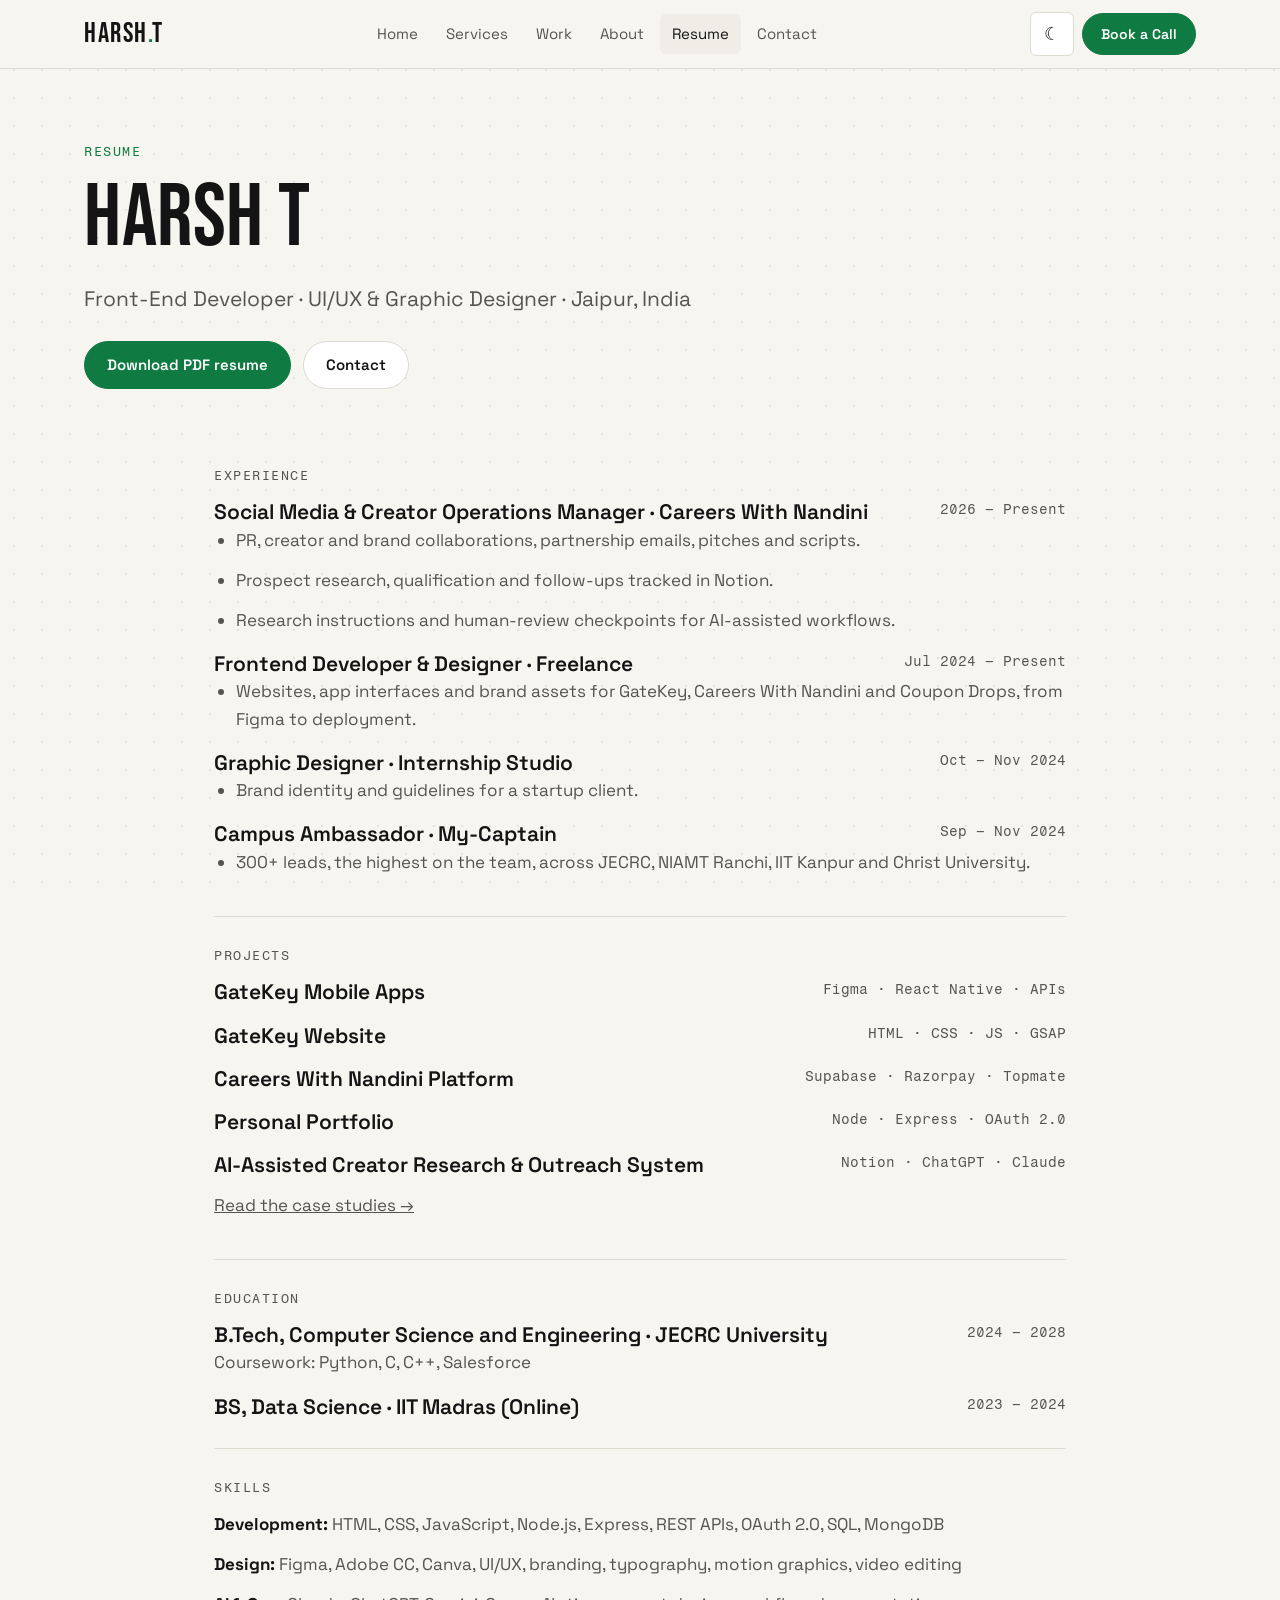
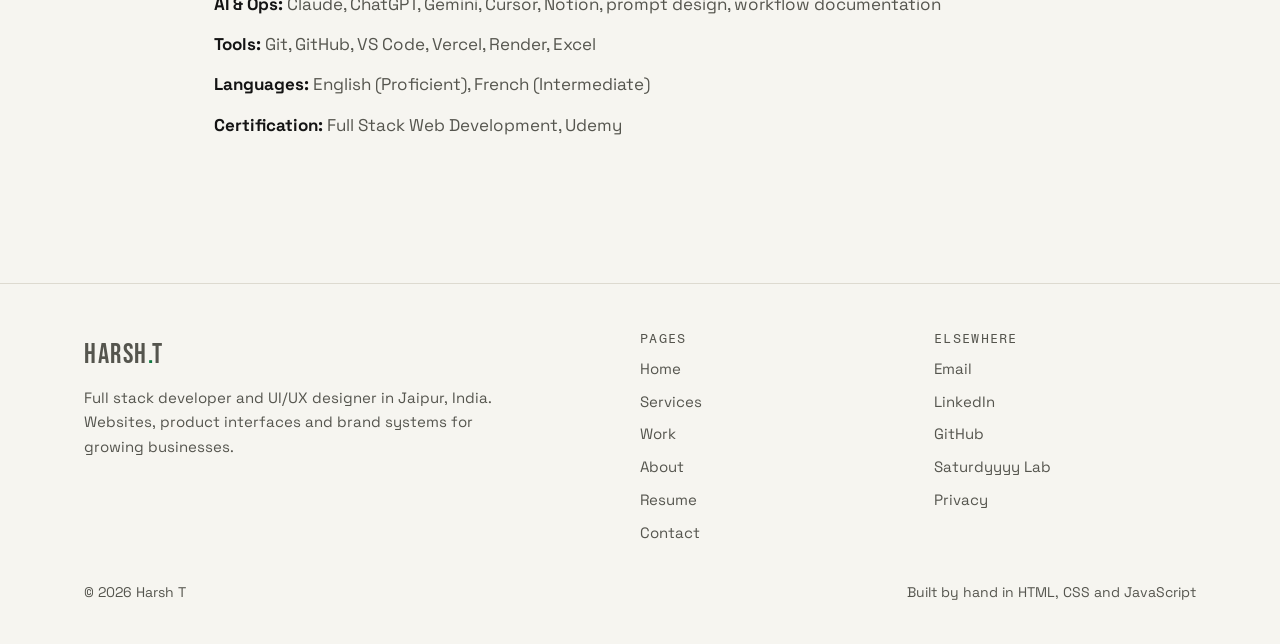
<file: resume.html>
<!DOCTYPE html>
<html lang="en" data-theme="dark">
<head>
<meta charset="UTF-8">
<meta name="viewport" content="width=device-width,initial-scale=1">
<title>Resume · Harsh T</title>
<meta name="description" content="Resume of Harsh T: experience, projects, education and skills, with a downloadable one-page PDF.">
<link rel="canonical" href="https://portfolio-saturdyyyy.vercel.app/resume.html">
<meta property="og:type" content="website"><meta property="og:title" content="Resume · Harsh T"><meta property="og:description" content="Resume of Harsh T: experience, projects, education and skills, with a downloadable one-page PDF.">
<meta property="og:url" content="https://portfolio-saturdyyyy.vercel.app/resume.html"><meta property="og:image" content="https://portfolio-saturdyyyy.vercel.app/assets/og-image.jpg">
<meta name="twitter:card" content="summary_large_image">
<link rel="icon" href="avatar.jpg">
<script>(function(){try{var t=localStorage.getItem('theme');if(!t)t=matchMedia('(prefers-color-scheme: light)').matches?'light':'dark';document.documentElement.setAttribute('data-theme',t)}catch(e){}})();</script>
<link rel="preconnect" href="https://fonts.googleapis.com"><link rel="preconnect" href="https://fonts.gstatic.com" crossorigin>
<link href="https://fonts.googleapis.com/css2?family=Bebas+Neue&family=Fragment+Mono&family=Space+Grotesk:wght@400;500;600;700&display=swap" rel="stylesheet">
<link rel="stylesheet" href="assets/tokens.css"><link rel="stylesheet" href="assets/site.css">
</head>
<body>
<a class="skip" href="#main">Skip to content</a>
<header class="site-header"><div class="wrap nav">
<a class="brand" href="index.html" aria-label="Harsh T, home">HARSH<span>.</span>T</a>
<nav aria-label="Main"><ul class="nav-links" id="navLinks"><li><a href="index.html">Home</a></li><li><a href="services.html">Services</a></li><li><a href="work.html">Work</a></li><li><a href="about.html">About</a></li><li><a href="resume.html" aria-current=page>Resume</a></li><li><a href="contact.html">Contact</a></li></ul></nav>
<div class="nav-actions"><button class="icon-btn" id="themeToggle" type="button" aria-label="Switch theme">☀</button>
<a class="btn btn-primary btn-sm" href="contact.html#book" data-book>Book a Call</a>
<button class="icon-btn menu-btn" id="menuBtn" type="button" aria-label="Menu" aria-expanded="false" aria-controls="navLinks">☰</button></div>
</div></header>
<main id="main">

<section class="page-hero"><div class="wrap"><p class="eyebrow">Resume</p><h1>Harsh T</h1>
<p class="lead">Front-End Developer · UI/UX &amp; Graphic Designer · Jaipur, India</p>
<div class="btn-row" style="margin-top:24px"><a class="btn btn-primary" href="assets/Harsh_T_Resume.pdf" download>Download PDF resume</a><a class="btn" href="contact.html">Contact</a></div></div></section>
<section style="padding-top:0;border-top:0"><div class="wrap prose" style="max-width:900px">
<div class="resume-block"><p class="eyebrow">Experience</p>
<div class="resume-row"><h3>Social Media &amp; Creator Operations Manager · Careers With Nandini</h3><span class="when">2026 – Present</span></div><ul><li>PR, creator and brand collaborations, partnership emails, pitches and scripts.</li><li>Prospect research, qualification and follow-ups tracked in Notion.</li><li>Research instructions and human-review checkpoints for AI-assisted workflows.</li></ul>
<div class="resume-row"><h3>Frontend Developer &amp; Designer · Freelance</h3><span class="when">Jul 2024 – Present</span></div><ul><li>Websites, app interfaces and brand assets for GateKey, Careers With Nandini and Coupon Drops, from Figma to deployment.</li></ul>
<div class="resume-row"><h3>Graphic Designer · Internship Studio</h3><span class="when">Oct – Nov 2024</span></div><ul><li>Brand identity and guidelines for a startup client.</li></ul>
<div class="resume-row"><h3>Campus Ambassador · My-Captain</h3><span class="when">Sep – Nov 2024</span></div><ul><li>300+ leads, the highest on the team, across JECRC, NIAMT Ranchi, IIT Kanpur and Christ University.</li></ul></div>
<div class="resume-block"><p class="eyebrow">Projects</p>
<div class="resume-row"><h3>GateKey Mobile Apps</h3><span class="when">Figma · React Native · APIs</span></div><div class="resume-row"><h3>GateKey Website</h3><span class="when">HTML · CSS · JS · GSAP</span></div><div class="resume-row"><h3>Careers With Nandini Platform</h3><span class="when">Supabase · Razorpay · Topmate</span></div><div class="resume-row"><h3>Personal Portfolio</h3><span class="when">Node · Express · OAuth 2.0</span></div><div class="resume-row"><h3>AI-Assisted Creator Research &amp; Outreach System</h3><span class="when">Notion · ChatGPT · Claude</span></div>
<p style="margin-top:12px"><a href="work.html">Read the case studies →</a></p></div>
<div class="resume-block"><p class="eyebrow">Education</p>
<div class="resume-row"><h3>B.Tech, Computer Science and Engineering · JECRC University</h3><span class="when">2024 – 2028</span></div><p>Coursework: Python, C, C++, Salesforce</p>
<div class="resume-row"><h3>BS, Data Science · IIT Madras (Online)</h3><span class="when">2023 – 2024</span></div></div>
<div class="resume-block"><p class="eyebrow">Skills</p>
<p><strong>Development:</strong> HTML, CSS, JavaScript, Node.js, Express, REST APIs, OAuth 2.0, SQL, MongoDB</p>
<p><strong>Design:</strong> Figma, Adobe CC, Canva, UI/UX, branding, typography, motion graphics, video editing</p>
<p><strong>AI &amp; Ops:</strong> Claude, ChatGPT, Gemini, Cursor, Notion, prompt design, workflow documentation</p>
<p><strong>Tools:</strong> Git, GitHub, VS Code, Vercel, Render, Excel</p>
<p><strong>Languages:</strong> English (Proficient), French (Intermediate)</p>
<p><strong>Certification:</strong> Full Stack Web Development, Udemy</p></div>
</div></section></main>
<a class="btn btn-primary mobile-cta" href="contact.html#book" data-book>Book a Discovery Call</a>
<footer class="site-footer"><div class="wrap">
<div class="footer-grid">
<div><a class="brand" href="index.html">HARSH<span>.</span>T</a>
<p class="muted" style="margin-top:8px;max-width:420px">Full stack developer and UI/UX designer in Jaipur, India. Websites, product interfaces and brand systems for growing businesses.</p>
<p class="np" id="nowPlaying" hidden><img alt=""><span class="dot" aria-hidden="true"></span><span class="t"></span></p></div>
<div><h2>Pages</h2><ul><li><a href="index.html">Home</a></li><li><a href="services.html">Services</a></li><li><a href="work.html">Work</a></li><li><a href="about.html">About</a></li><li><a href="resume.html">Resume</a></li><li><a href="contact.html">Contact</a></li></ul></div>
<div><h2>Elsewhere</h2><ul>
<li><a href="mailto:arnodelo4@gmail.com">Email</a></li>
<li><a href="https://www.linkedin.com/in/harsh-t-b8712623b" target="_blank" rel="noopener">LinkedIn</a></li>
<li><a href="https://github.com/Saturdyyyy" target="_blank" rel="noopener">GitHub</a></li>
<li><a href="lab/index.html">Saturdyyyy Lab</a></li>
<li><a href="privacy.html">Privacy</a></li></ul></div>
</div>
<div class="footer-bottom"><span>© <span data-year></span> Harsh T</span><span>Built by hand in HTML, CSS and JavaScript</span></div>
</div></footer>
<script src="assets/config.js"></script><script src="assets/site.js"></script>
</body></html>
</file>
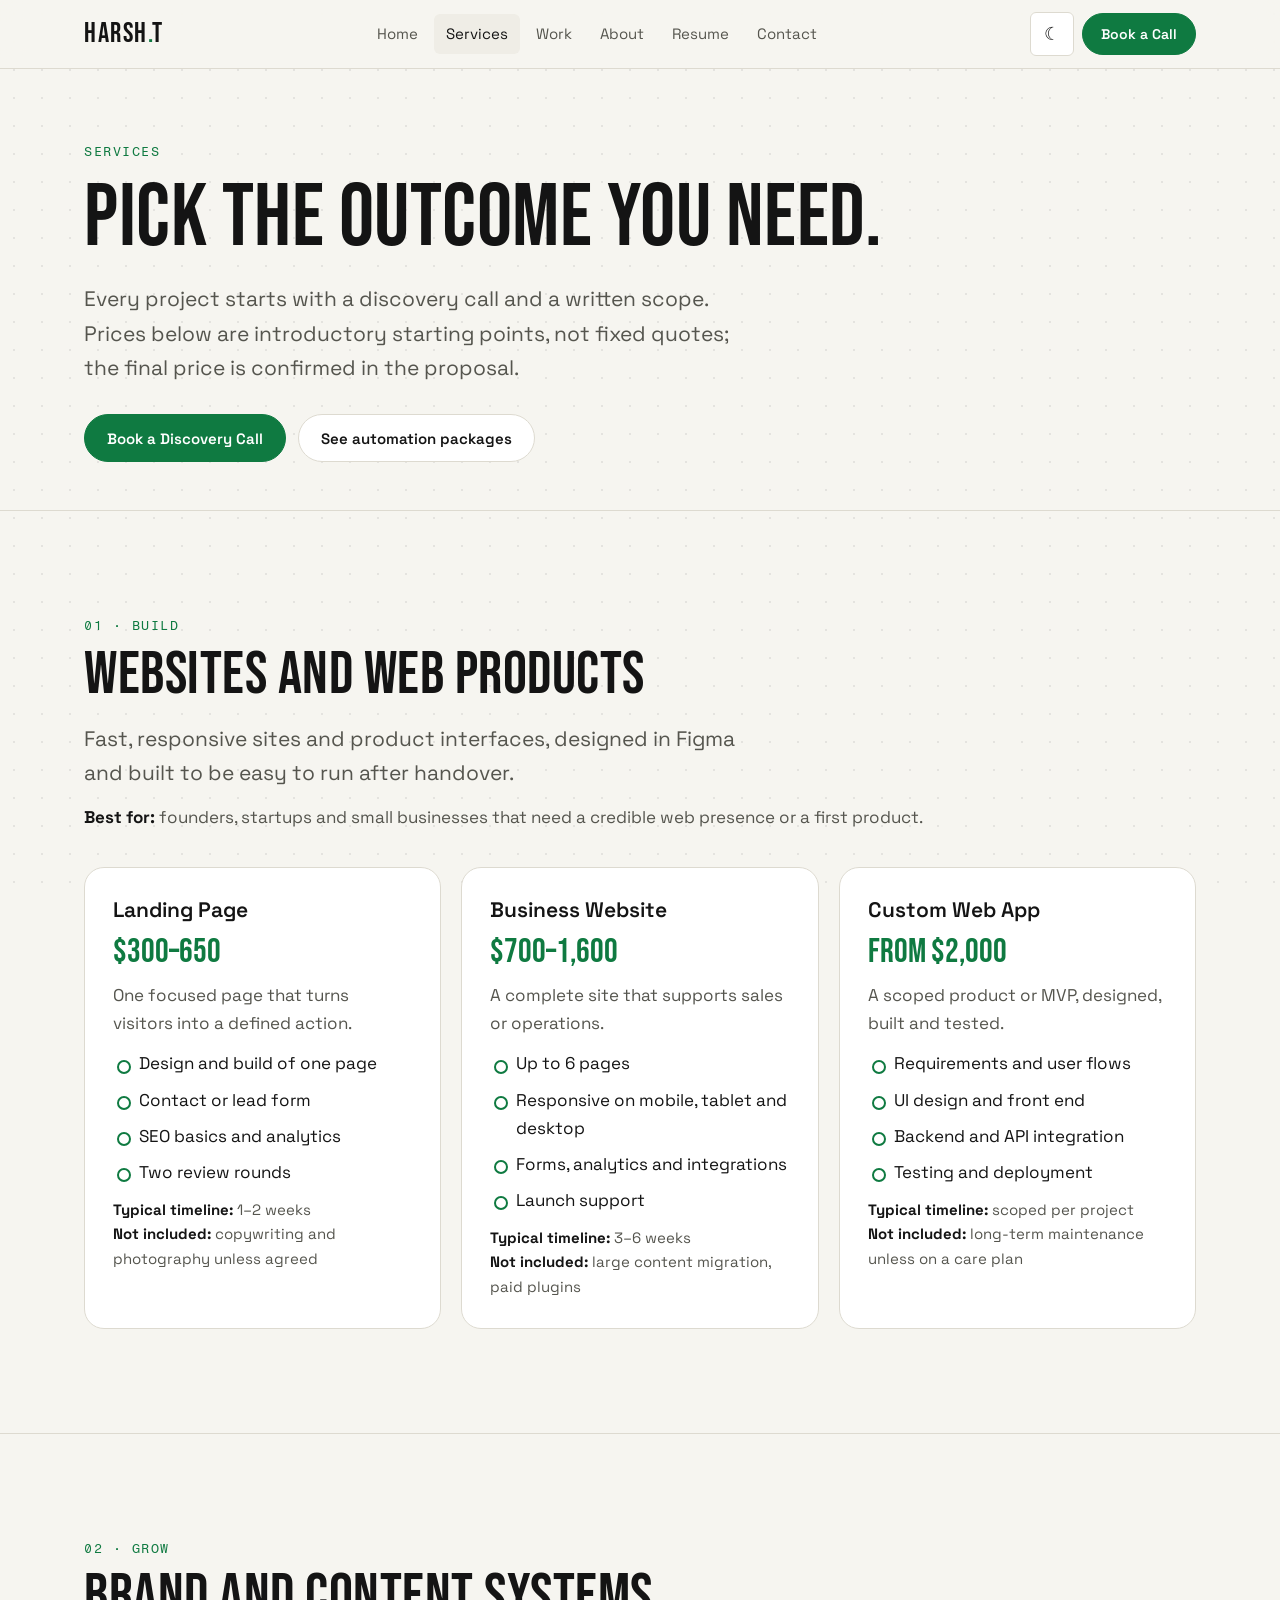
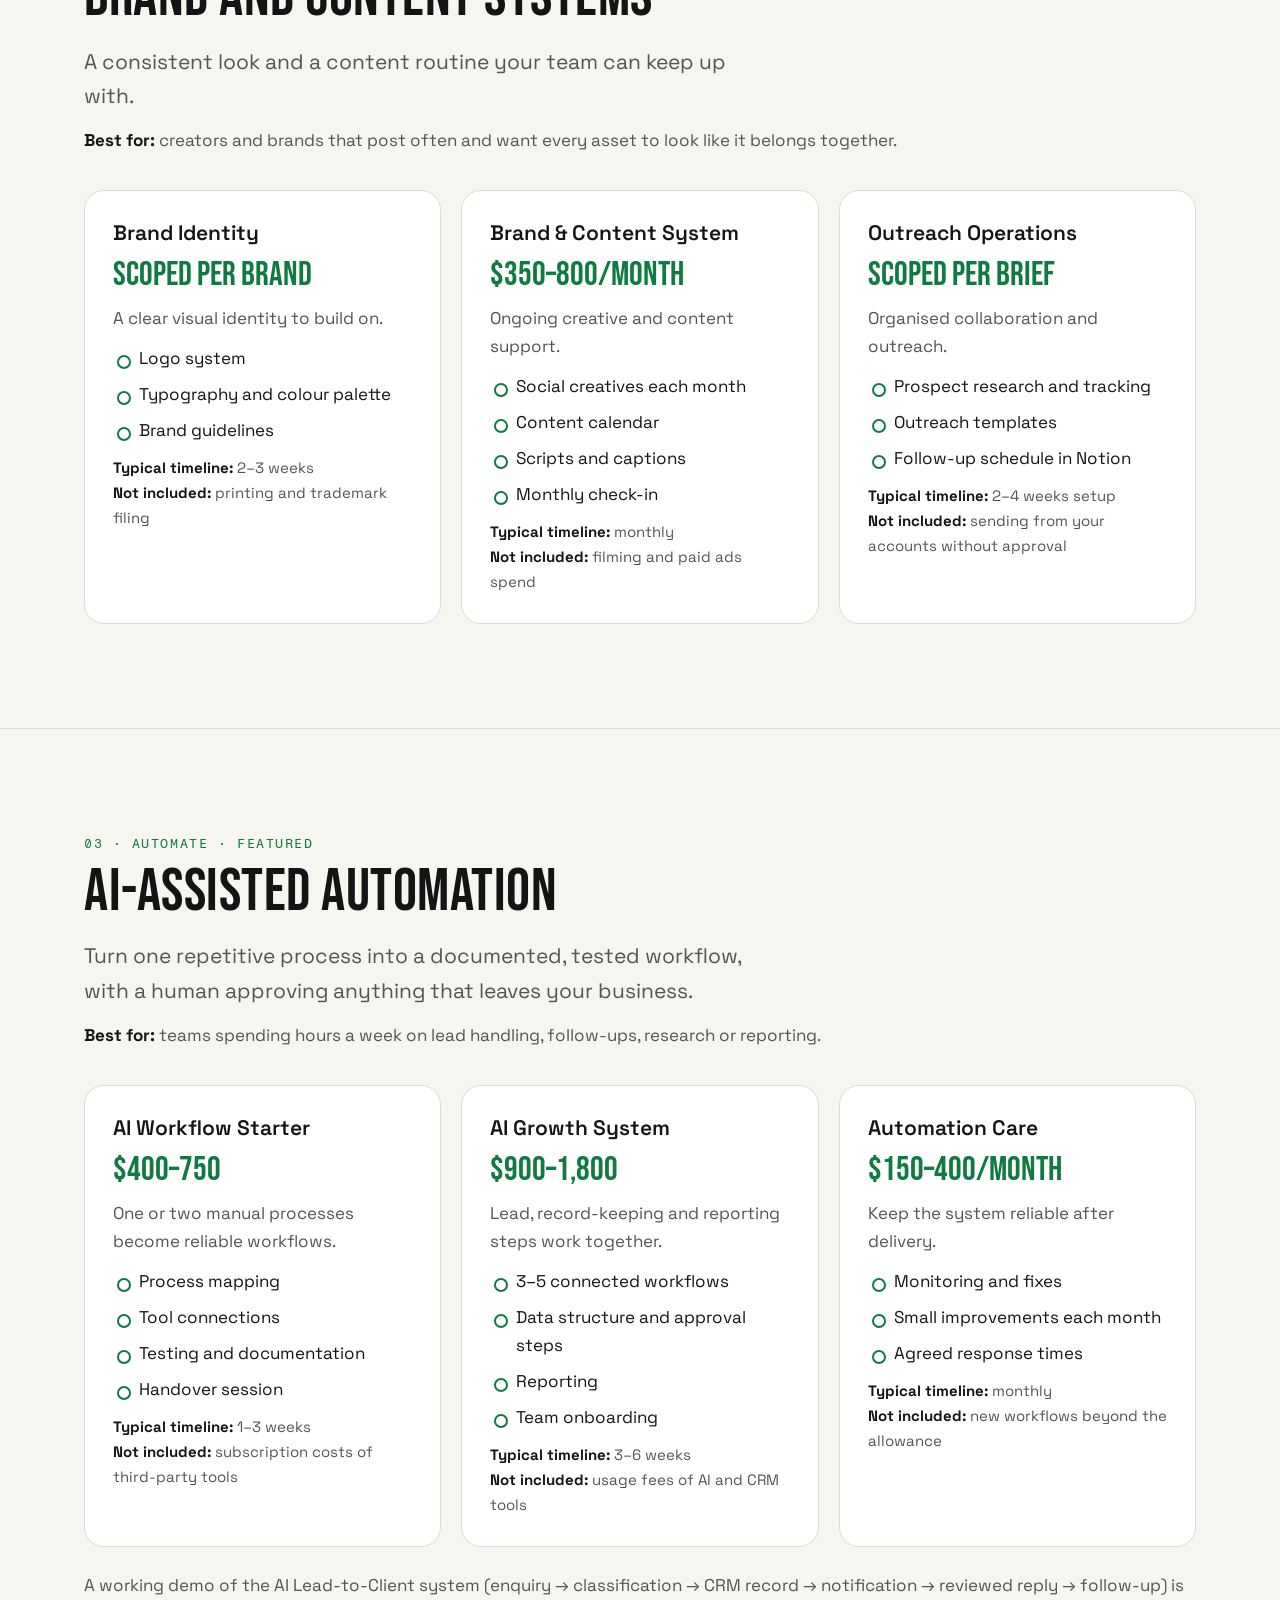
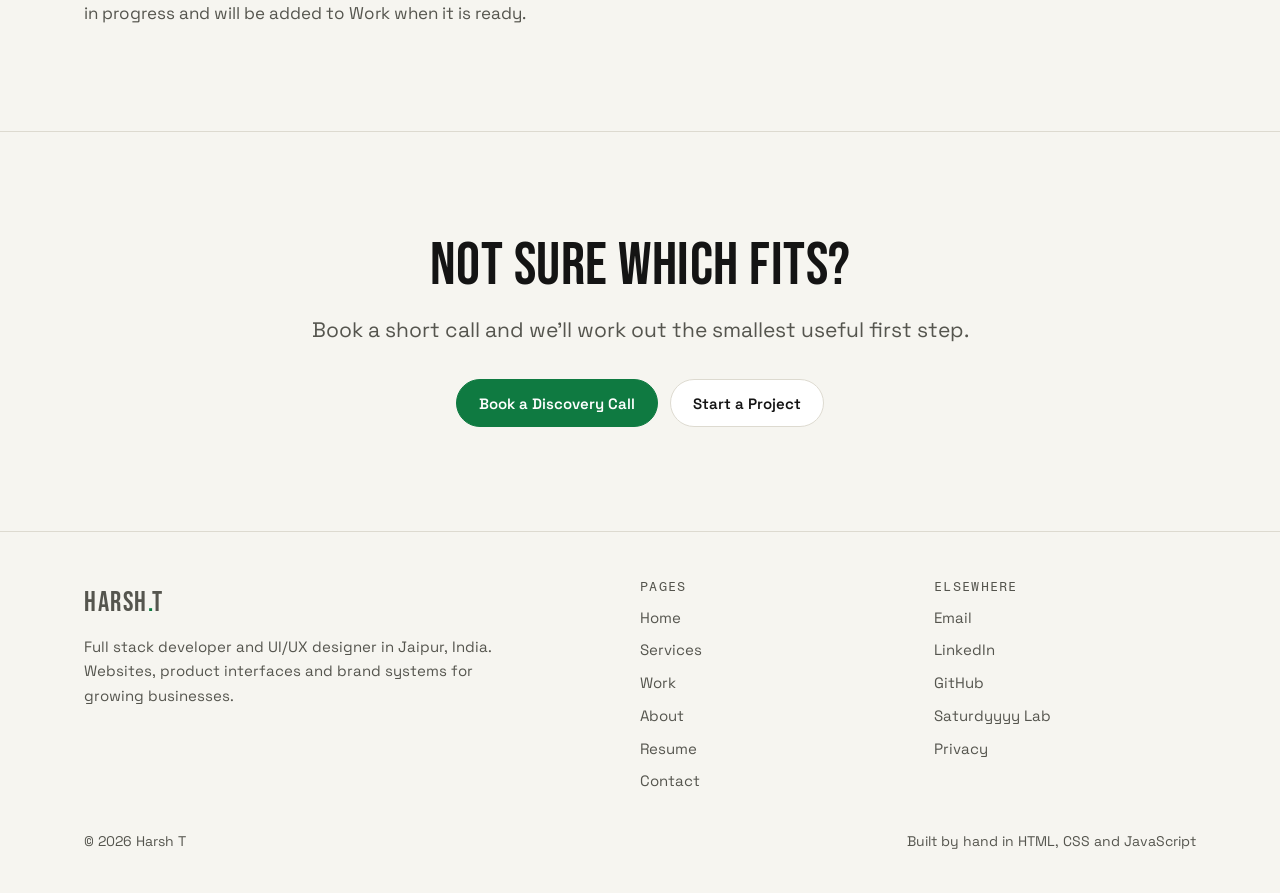
<file: services.html>
<!DOCTYPE html>
<html lang="en" data-theme="dark">
<head>
<meta charset="UTF-8">
<meta name="viewport" content="width=device-width,initial-scale=1">
<title>Services · Harsh T</title>
<meta name="description" content="Web development, UI/UX, brand and content systems, and AI-assisted automation packages by Harsh T, with clear scope and indicative prices.">
<link rel="canonical" href="https://portfolio-saturdyyyy.vercel.app/services.html">
<meta property="og:type" content="website"><meta property="og:title" content="Services · Harsh T"><meta property="og:description" content="Web development, UI/UX, brand and content systems, and AI-assisted automation packages by Harsh T, with clear scope and indicative prices.">
<meta property="og:url" content="https://portfolio-saturdyyyy.vercel.app/services.html"><meta property="og:image" content="https://portfolio-saturdyyyy.vercel.app/assets/og-image.jpg">
<meta name="twitter:card" content="summary_large_image">
<link rel="icon" href="avatar.jpg">
<script>(function(){try{var t=localStorage.getItem('theme');if(!t)t=matchMedia('(prefers-color-scheme: light)').matches?'light':'dark';document.documentElement.setAttribute('data-theme',t)}catch(e){}})();</script>
<link rel="preconnect" href="https://fonts.googleapis.com"><link rel="preconnect" href="https://fonts.gstatic.com" crossorigin>
<link href="https://fonts.googleapis.com/css2?family=Bebas+Neue&family=Fragment+Mono&family=Space+Grotesk:wght@400;500;600;700&display=swap" rel="stylesheet">
<link rel="stylesheet" href="assets/tokens.css"><link rel="stylesheet" href="assets/site.css">
</head>
<body>
<a class="skip" href="#main">Skip to content</a>
<header class="site-header"><div class="wrap nav">
<a class="brand" href="index.html" aria-label="Harsh T, home">HARSH<span>.</span>T</a>
<nav aria-label="Main"><ul class="nav-links" id="navLinks"><li><a href="index.html">Home</a></li><li><a href="services.html" aria-current=page>Services</a></li><li><a href="work.html">Work</a></li><li><a href="about.html">About</a></li><li><a href="resume.html">Resume</a></li><li><a href="contact.html">Contact</a></li></ul></nav>
<div class="nav-actions"><button class="icon-btn" id="themeToggle" type="button" aria-label="Switch theme">☀</button>
<a class="btn btn-primary btn-sm" href="contact.html#book" data-book>Book a Call</a>
<button class="icon-btn menu-btn" id="menuBtn" type="button" aria-label="Menu" aria-expanded="false" aria-controls="navLinks">☰</button></div>
</div></header>
<main id="main">

<section class="page-hero"><div class="wrap"><p class="eyebrow">Services</p><h1>Pick the outcome you need.</h1>
<p class="lead">Every project starts with a discovery call and a written scope. Prices below are introductory starting points, not fixed quotes; the final price is confirmed in the proposal.</p>
<div class="btn-row" style="margin-top:28px"><a class="btn btn-primary" href="contact.html#book" data-book>Book a Discovery Call</a><a class="btn" href="#automate">See automation packages</a></div></div></section>
<section id="build" aria-labelledby="build-h"><div class="wrap">
<p class="eyebrow">01 · Build</p><h2 id="build-h" style="margin:8px 0 16px">Websites and web products</h2><p class="lead" style="margin-bottom:12px">Fast, responsive sites and product interfaces, designed in Figma and built to be easy to run after handover.</p><p class="muted" style="margin-bottom:36px"><strong style="color:var(--color-text-primary)">Best for:</strong> founders, startups and small businesses that need a credible web presence or a first product.</p>
<div class="grid g3"><div class="card reveal"><h3>Landing Page</h3><p style="font-family:var(--font-display);font-size:34px;line-height:1;color:var(--color-accent-primary)">$300–650</p><p class="muted">One focused page that turns visitors into a defined action.</p><ul class="ticks"><li>Design and build of one page</li><li>Contact or lead form</li><li>SEO basics and analytics</li><li>Two review rounds</li></ul><p class="muted" style="font-size:15px"><strong style="color:var(--color-text-primary)">Typical timeline:</strong> 1–2 weeks<br><strong style="color:var(--color-text-primary)">Not included:</strong> copywriting and photography unless agreed</p></div><div class="card reveal"><h3>Business Website</h3><p style="font-family:var(--font-display);font-size:34px;line-height:1;color:var(--color-accent-primary)">$700–1,600</p><p class="muted">A complete site that supports sales or operations.</p><ul class="ticks"><li>Up to 6 pages</li><li>Responsive on mobile, tablet and desktop</li><li>Forms, analytics and integrations</li><li>Launch support</li></ul><p class="muted" style="font-size:15px"><strong style="color:var(--color-text-primary)">Typical timeline:</strong> 3–6 weeks<br><strong style="color:var(--color-text-primary)">Not included:</strong> large content migration, paid plugins</p></div><div class="card reveal"><h3>Custom Web App</h3><p style="font-family:var(--font-display);font-size:34px;line-height:1;color:var(--color-accent-primary)">From $2,000</p><p class="muted">A scoped product or MVP, designed, built and tested.</p><ul class="ticks"><li>Requirements and user flows</li><li>UI design and front end</li><li>Backend and API integration</li><li>Testing and deployment</li></ul><p class="muted" style="font-size:15px"><strong style="color:var(--color-text-primary)">Typical timeline:</strong> scoped per project<br><strong style="color:var(--color-text-primary)">Not included:</strong> long-term maintenance unless on a care plan</p></div></div></div></section><section id="grow" aria-labelledby="grow-h"><div class="wrap">
<p class="eyebrow">02 · Grow</p><h2 id="grow-h" style="margin:8px 0 16px">Brand and content systems</h2><p class="lead" style="margin-bottom:12px">A consistent look and a content routine your team can keep up with.</p><p class="muted" style="margin-bottom:36px"><strong style="color:var(--color-text-primary)">Best for:</strong> creators and brands that post often and want every asset to look like it belongs together.</p>
<div class="grid g3"><div class="card reveal"><h3>Brand Identity</h3><p style="font-family:var(--font-display);font-size:34px;line-height:1;color:var(--color-accent-primary)">Scoped per brand</p><p class="muted">A clear visual identity to build on.</p><ul class="ticks"><li>Logo system</li><li>Typography and colour palette</li><li>Brand guidelines</li></ul><p class="muted" style="font-size:15px"><strong style="color:var(--color-text-primary)">Typical timeline:</strong> 2–3 weeks<br><strong style="color:var(--color-text-primary)">Not included:</strong> printing and trademark filing</p></div><div class="card reveal"><h3>Brand & Content System</h3><p style="font-family:var(--font-display);font-size:34px;line-height:1;color:var(--color-accent-primary)">$350–800/month</p><p class="muted">Ongoing creative and content support.</p><ul class="ticks"><li>Social creatives each month</li><li>Content calendar</li><li>Scripts and captions</li><li>Monthly check-in</li></ul><p class="muted" style="font-size:15px"><strong style="color:var(--color-text-primary)">Typical timeline:</strong> monthly<br><strong style="color:var(--color-text-primary)">Not included:</strong> filming and paid ads spend</p></div><div class="card reveal"><h3>Outreach Operations</h3><p style="font-family:var(--font-display);font-size:34px;line-height:1;color:var(--color-accent-primary)">Scoped per brief</p><p class="muted">Organised collaboration and outreach.</p><ul class="ticks"><li>Prospect research and tracking</li><li>Outreach templates</li><li>Follow-up schedule in Notion</li></ul><p class="muted" style="font-size:15px"><strong style="color:var(--color-text-primary)">Typical timeline:</strong> 2–4 weeks setup<br><strong style="color:var(--color-text-primary)">Not included:</strong> sending from your accounts without approval</p></div></div></div></section><section id="automate" aria-labelledby="automate-h"><div class="wrap">
<p class="eyebrow">03 · Automate · Featured</p><h2 id="automate-h" style="margin:8px 0 16px">AI-assisted automation</h2><p class="lead" style="margin-bottom:12px">Turn one repetitive process into a documented, tested workflow, with a human approving anything that leaves your business.</p><p class="muted" style="margin-bottom:36px"><strong style="color:var(--color-text-primary)">Best for:</strong> teams spending hours a week on lead handling, follow-ups, research or reporting.</p>
<div class="grid g3"><div class="card reveal"><h3>AI Workflow Starter</h3><p style="font-family:var(--font-display);font-size:34px;line-height:1;color:var(--color-accent-primary)">$400–750</p><p class="muted">One or two manual processes become reliable workflows.</p><ul class="ticks"><li>Process mapping</li><li>Tool connections</li><li>Testing and documentation</li><li>Handover session</li></ul><p class="muted" style="font-size:15px"><strong style="color:var(--color-text-primary)">Typical timeline:</strong> 1–3 weeks<br><strong style="color:var(--color-text-primary)">Not included:</strong> subscription costs of third-party tools</p></div><div class="card reveal"><h3>AI Growth System</h3><p style="font-family:var(--font-display);font-size:34px;line-height:1;color:var(--color-accent-primary)">$900–1,800</p><p class="muted">Lead, record-keeping and reporting steps work together.</p><ul class="ticks"><li>3–5 connected workflows</li><li>Data structure and approval steps</li><li>Reporting</li><li>Team onboarding</li></ul><p class="muted" style="font-size:15px"><strong style="color:var(--color-text-primary)">Typical timeline:</strong> 3–6 weeks<br><strong style="color:var(--color-text-primary)">Not included:</strong> usage fees of AI and CRM tools</p></div><div class="card reveal"><h3>Automation Care</h3><p style="font-family:var(--font-display);font-size:34px;line-height:1;color:var(--color-accent-primary)">$150–400/month</p><p class="muted">Keep the system reliable after delivery.</p><ul class="ticks"><li>Monitoring and fixes</li><li>Small improvements each month</li><li>Agreed response times</li></ul><p class="muted" style="font-size:15px"><strong style="color:var(--color-text-primary)">Typical timeline:</strong> monthly<br><strong style="color:var(--color-text-primary)">Not included:</strong> new workflows beyond the allowance</p></div></div><p class="muted" style="margin-top:24px">A working demo of the AI Lead-to-Client system (enquiry → classification → CRM record → notification → reviewed reply → follow-up) is in progress and will be added to Work when it is ready.</p></div></section>
<section class="cta-band"><div class="wrap"><h2>Not sure which fits?</h2><p class="lead">Book a short call and we'll work out the smallest useful first step.</p><div class="btn-row"><a class="btn btn-primary" href="contact.html#book" data-book>Book a Discovery Call</a><a class="btn" href="contact.html#start">Start a Project</a></div></div></section></main>
<a class="btn btn-primary mobile-cta" href="contact.html#book" data-book>Book a Discovery Call</a>
<footer class="site-footer"><div class="wrap">
<div class="footer-grid">
<div><a class="brand" href="index.html">HARSH<span>.</span>T</a>
<p class="muted" style="margin-top:8px;max-width:420px">Full stack developer and UI/UX designer in Jaipur, India. Websites, product interfaces and brand systems for growing businesses.</p>
<p class="np" id="nowPlaying" hidden><img alt=""><span class="dot" aria-hidden="true"></span><span class="t"></span></p></div>
<div><h2>Pages</h2><ul><li><a href="index.html">Home</a></li><li><a href="services.html">Services</a></li><li><a href="work.html">Work</a></li><li><a href="about.html">About</a></li><li><a href="resume.html">Resume</a></li><li><a href="contact.html">Contact</a></li></ul></div>
<div><h2>Elsewhere</h2><ul>
<li><a href="mailto:arnodelo4@gmail.com">Email</a></li>
<li><a href="https://www.linkedin.com/in/harsh-t-b8712623b" target="_blank" rel="noopener">LinkedIn</a></li>
<li><a href="https://github.com/Saturdyyyy" target="_blank" rel="noopener">GitHub</a></li>
<li><a href="lab/index.html">Saturdyyyy Lab</a></li>
<li><a href="privacy.html">Privacy</a></li></ul></div>
</div>
<div class="footer-bottom"><span>© <span data-year></span> Harsh T</span><span>Built by hand in HTML, CSS and JavaScript</span></div>
</div></footer>
<script src="assets/config.js"></script><script src="assets/site.js"></script>
</body></html>
</file>
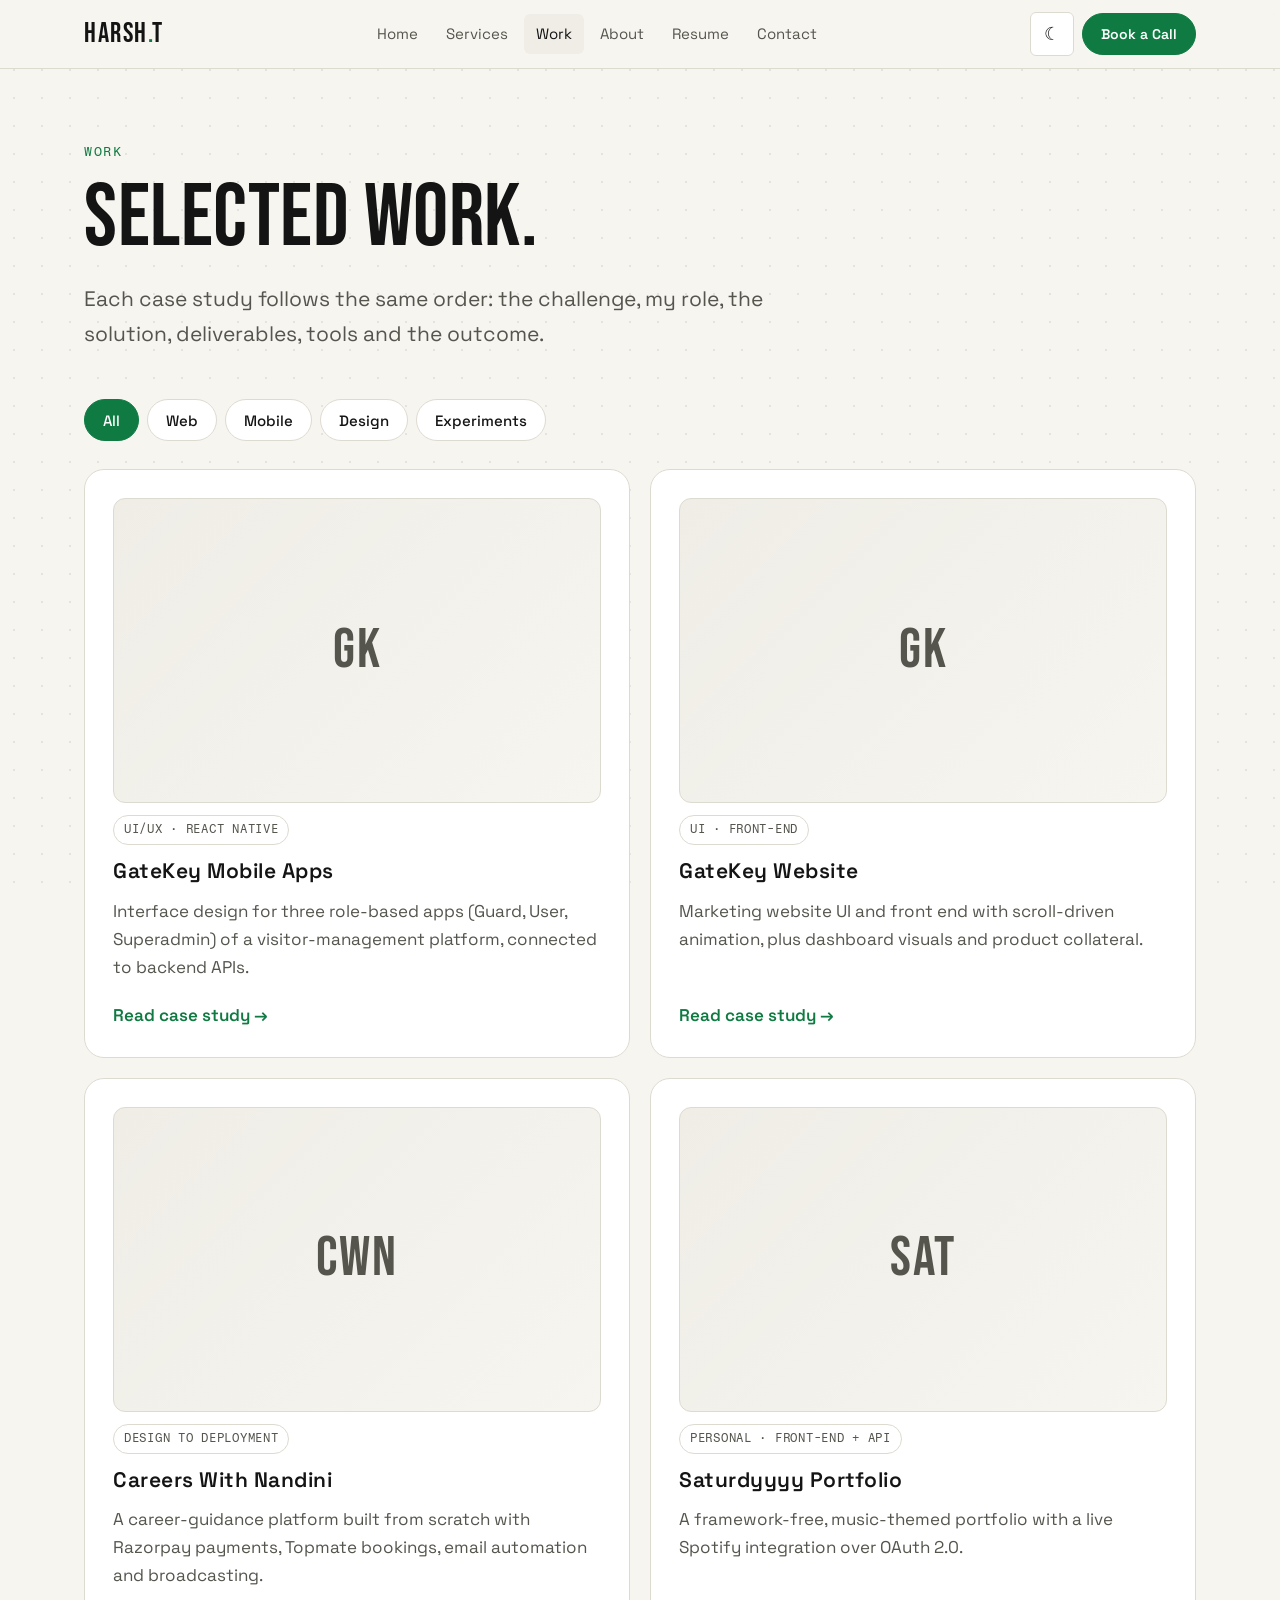
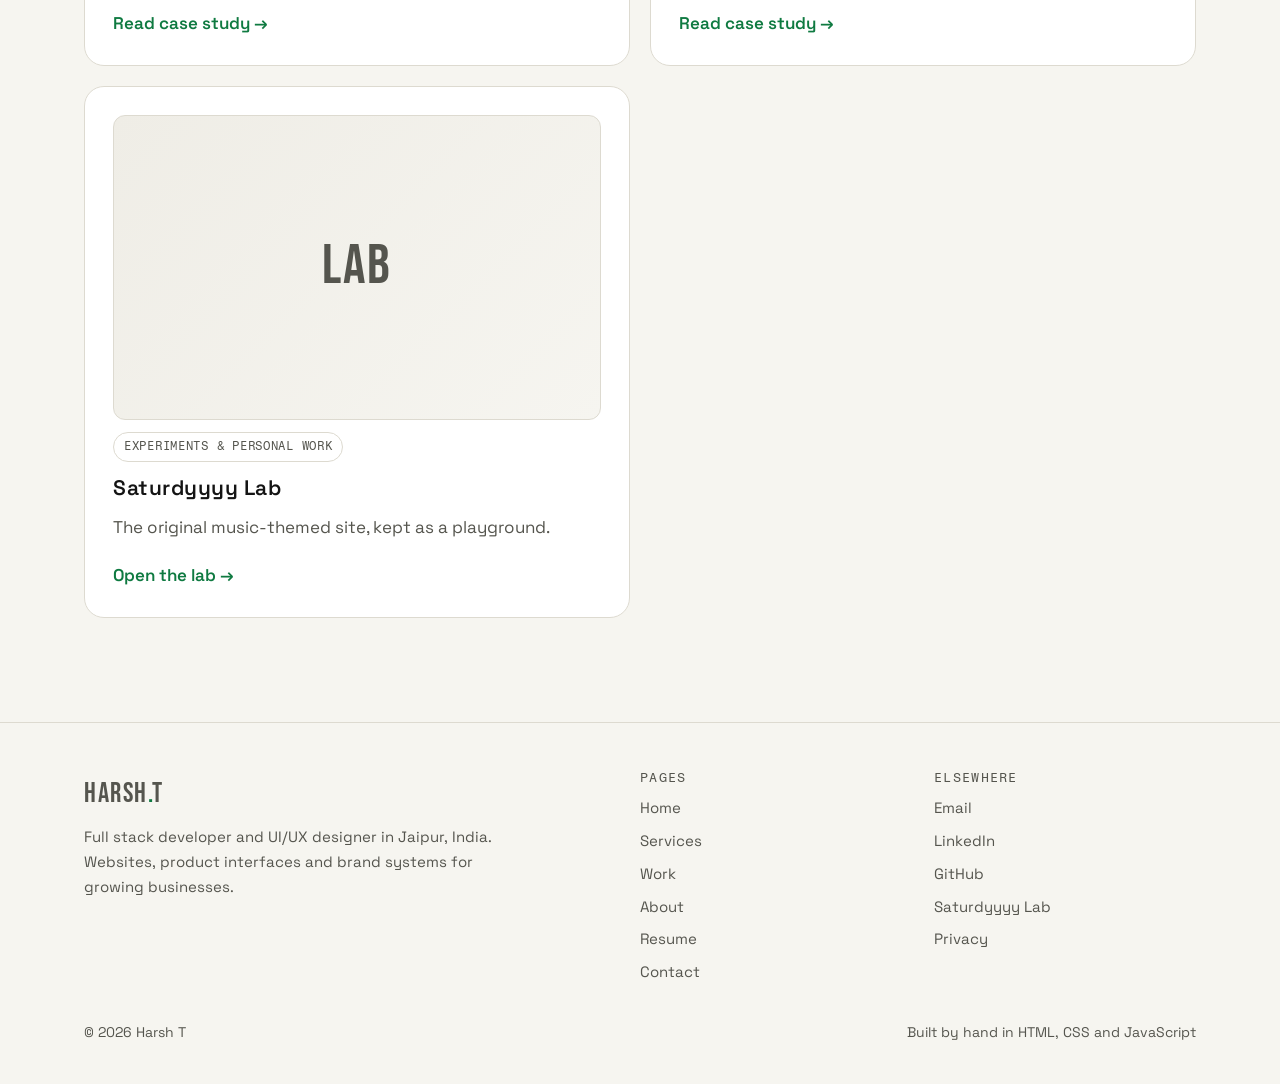
<file: work.html>
<!DOCTYPE html>
<html lang="en" data-theme="dark">
<head>
<meta charset="UTF-8">
<meta name="viewport" content="width=device-width,initial-scale=1">
<title>Work · Harsh T</title>
<meta name="description" content="Case studies by Harsh T: GateKey mobile apps and website, the Careers With Nandini platform and personal front-end experiments.">
<link rel="canonical" href="https://portfolio-saturdyyyy.vercel.app/work.html">
<meta property="og:type" content="website"><meta property="og:title" content="Work · Harsh T"><meta property="og:description" content="Case studies by Harsh T: GateKey mobile apps and website, the Careers With Nandini platform and personal front-end experiments.">
<meta property="og:url" content="https://portfolio-saturdyyyy.vercel.app/work.html"><meta property="og:image" content="https://portfolio-saturdyyyy.vercel.app/assets/og-image.jpg">
<meta name="twitter:card" content="summary_large_image">
<link rel="icon" href="avatar.jpg">
<script>(function(){try{var t=localStorage.getItem('theme');if(!t)t=matchMedia('(prefers-color-scheme: light)').matches?'light':'dark';document.documentElement.setAttribute('data-theme',t)}catch(e){}})();</script>
<link rel="preconnect" href="https://fonts.googleapis.com"><link rel="preconnect" href="https://fonts.gstatic.com" crossorigin>
<link href="https://fonts.googleapis.com/css2?family=Bebas+Neue&family=Fragment+Mono&family=Space+Grotesk:wght@400;500;600;700&display=swap" rel="stylesheet">
<link rel="stylesheet" href="assets/tokens.css"><link rel="stylesheet" href="assets/site.css">
</head>
<body>
<a class="skip" href="#main">Skip to content</a>
<header class="site-header"><div class="wrap nav">
<a class="brand" href="index.html" aria-label="Harsh T, home">HARSH<span>.</span>T</a>
<nav aria-label="Main"><ul class="nav-links" id="navLinks"><li><a href="index.html">Home</a></li><li><a href="services.html">Services</a></li><li><a href="work.html" aria-current=page>Work</a></li><li><a href="about.html">About</a></li><li><a href="resume.html">Resume</a></li><li><a href="contact.html">Contact</a></li></ul></nav>
<div class="nav-actions"><button class="icon-btn" id="themeToggle" type="button" aria-label="Switch theme">☀</button>
<a class="btn btn-primary btn-sm" href="contact.html#book" data-book>Book a Call</a>
<button class="icon-btn menu-btn" id="menuBtn" type="button" aria-label="Menu" aria-expanded="false" aria-controls="navLinks">☰</button></div>
</div></header>
<main id="main">

<section class="page-hero"><div class="wrap"><p class="eyebrow">Work</p><h1>Selected work.</h1>
<p class="lead">Each case study follows the same order: the challenge, my role, the solution, deliverables, tools and the outcome.</p></div></section>
<section style="padding-top:0;border-top:0"><div class="wrap">
<div class="filters" role="group" aria-label="Filter projects">
<button type="button" data-filter="all" aria-pressed="true">All</button><button type="button" data-filter="web" aria-pressed="false">Web</button><button type="button" data-filter="mobile" aria-pressed="false">Mobile</button><button type="button" data-filter="design" aria-pressed="false">Design</button><button type="button" data-filter="experiment" aria-pressed="false">Experiments</button></div>
<div class="grid g2"><a class="card work-card reveal" href="work/gatekey-mobile-apps.html" data-tags="mobile design"><div class="thumb" aria-hidden="true">GK</div><span class="badge">UI/UX · React Native</span><h2 style="font-family:var(--font-body);font-weight:600;font-size:21px;line-height:1.3">GateKey Mobile Apps</h2><p class="muted">Interface design for three role-based apps (Guard, User, Superadmin) of a visitor-management platform, connected to backend APIs.</p><span class="more">Read case study →</span></a><a class="card work-card reveal" href="work/gatekey-website.html" data-tags="web design"><div class="thumb" aria-hidden="true">GK</div><span class="badge">UI · Front-end</span><h2 style="font-family:var(--font-body);font-weight:600;font-size:21px;line-height:1.3">GateKey Website</h2><p class="muted">Marketing website UI and front end with scroll-driven animation, plus dashboard visuals and product collateral.</p><span class="more">Read case study →</span></a><a class="card work-card reveal" href="work/careers-with-nandini.html" data-tags="web"><div class="thumb" aria-hidden="true">CWN</div><span class="badge">Design to deployment</span><h2 style="font-family:var(--font-body);font-weight:600;font-size:21px;line-height:1.3">Careers With Nandini</h2><p class="muted">A career-guidance platform built from scratch with Razorpay payments, Topmate bookings, email automation and broadcasting.</p><span class="more">Read case study →</span></a><a class="card work-card reveal" href="work/saturdyyyy-portfolio.html" data-tags="web experiment"><div class="thumb" aria-hidden="true">SAT</div><span class="badge">Personal · Front-end + API</span><h2 style="font-family:var(--font-body);font-weight:600;font-size:21px;line-height:1.3">Saturdyyyy Portfolio</h2><p class="muted">A framework-free, music-themed portfolio with a live Spotify integration over OAuth 2.0.</p><span class="more">Read case study →</span></a>
<a class="card work-card reveal" href="lab/index.html" data-tags="experiment"><div class="thumb" aria-hidden="true">LAB</div><span class="badge">Experiments &amp; personal work</span><h2 style="font-family:var(--font-body);font-weight:600;font-size:21px;line-height:1.3">Saturdyyyy Lab</h2><p class="muted">The original music-themed site, kept as a playground.</p><span class="more">Open the lab →</span></a>
</div></div></section></main>
<a class="btn btn-primary mobile-cta" href="contact.html#book" data-book>Book a Discovery Call</a>
<footer class="site-footer"><div class="wrap">
<div class="footer-grid">
<div><a class="brand" href="index.html">HARSH<span>.</span>T</a>
<p class="muted" style="margin-top:8px;max-width:420px">Full stack developer and UI/UX designer in Jaipur, India. Websites, product interfaces and brand systems for growing businesses.</p>
<p class="np" id="nowPlaying" hidden><img alt=""><span class="dot" aria-hidden="true"></span><span class="t"></span></p></div>
<div><h2>Pages</h2><ul><li><a href="index.html">Home</a></li><li><a href="services.html">Services</a></li><li><a href="work.html">Work</a></li><li><a href="about.html">About</a></li><li><a href="resume.html">Resume</a></li><li><a href="contact.html">Contact</a></li></ul></div>
<div><h2>Elsewhere</h2><ul>
<li><a href="mailto:arnodelo4@gmail.com">Email</a></li>
<li><a href="https://www.linkedin.com/in/harsh-t-b8712623b" target="_blank" rel="noopener">LinkedIn</a></li>
<li><a href="https://github.com/Saturdyyyy" target="_blank" rel="noopener">GitHub</a></li>
<li><a href="lab/index.html">Saturdyyyy Lab</a></li>
<li><a href="privacy.html">Privacy</a></li></ul></div>
</div>
<div class="footer-bottom"><span>© <span data-year></span> Harsh T</span><span>Built by hand in HTML, CSS and JavaScript</span></div>
</div></footer>
<script src="assets/config.js"></script><script src="assets/site.js"></script>
</body></html>
</file>
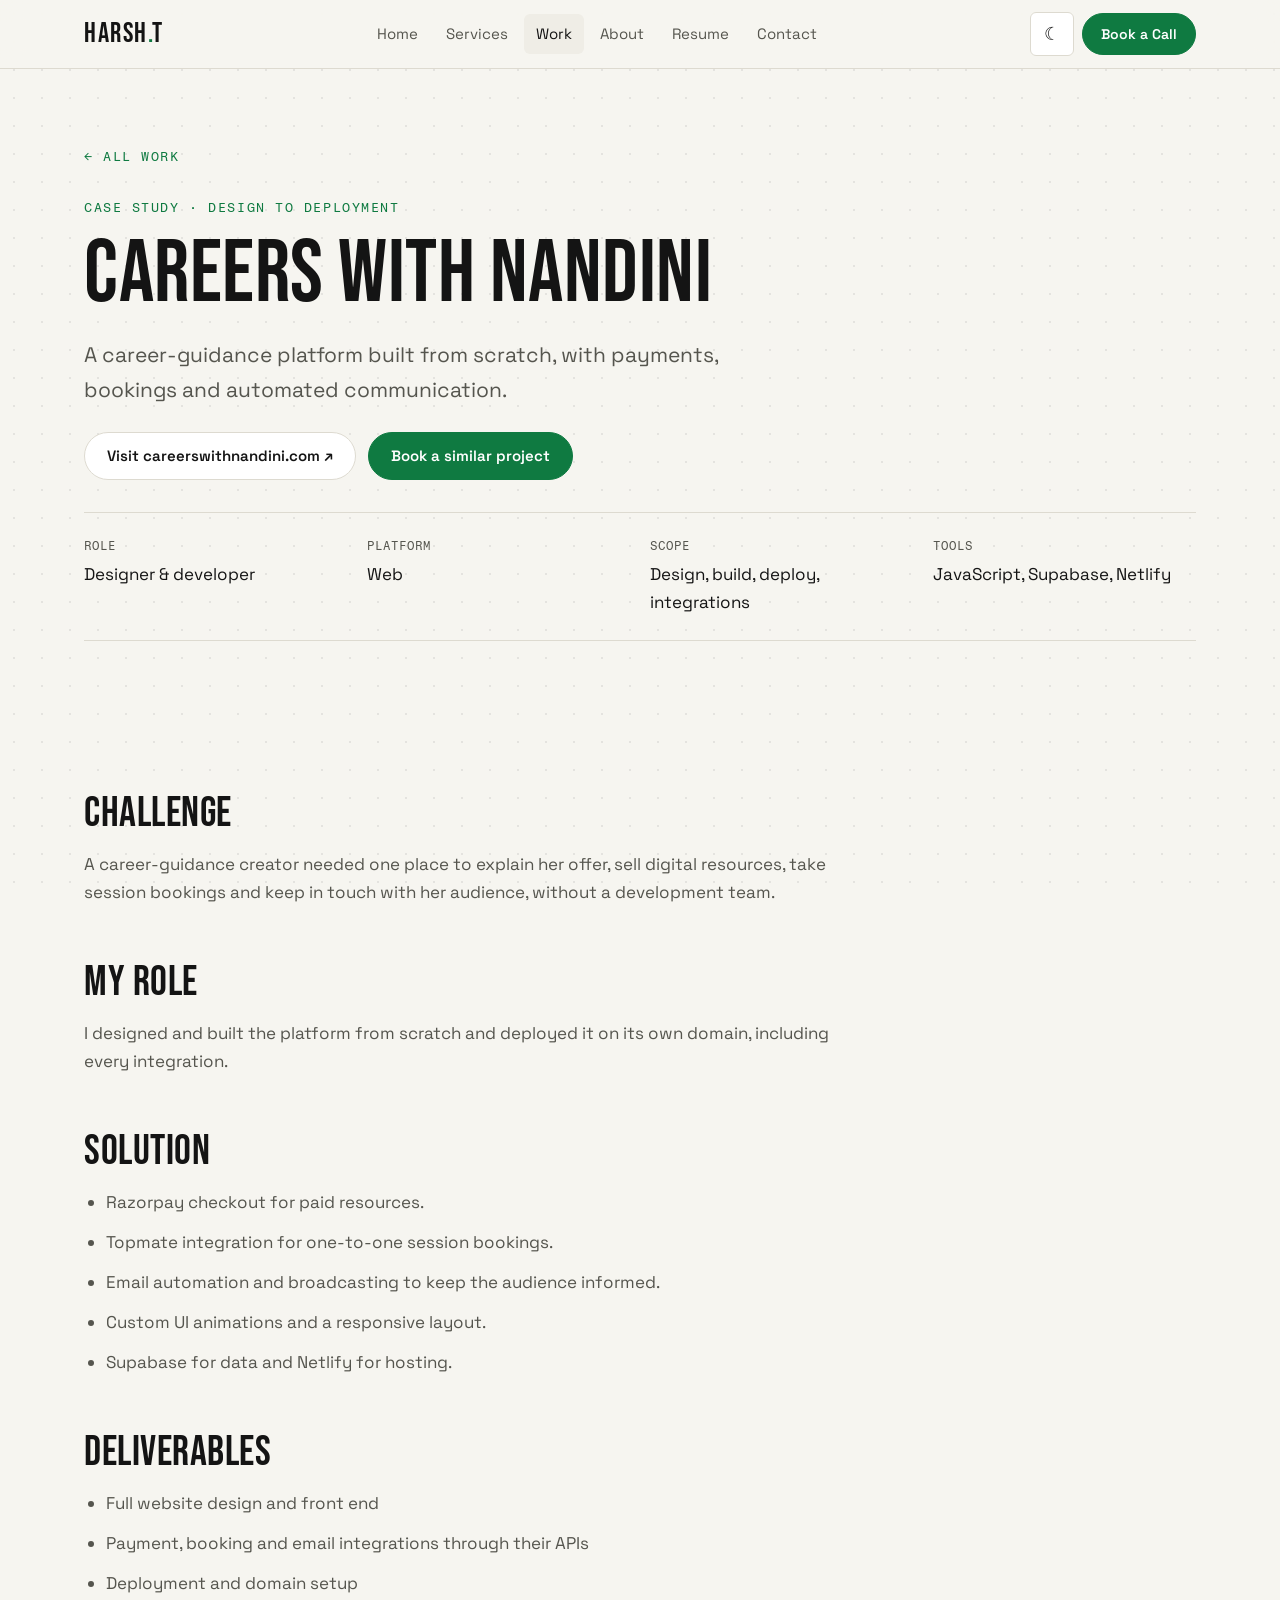
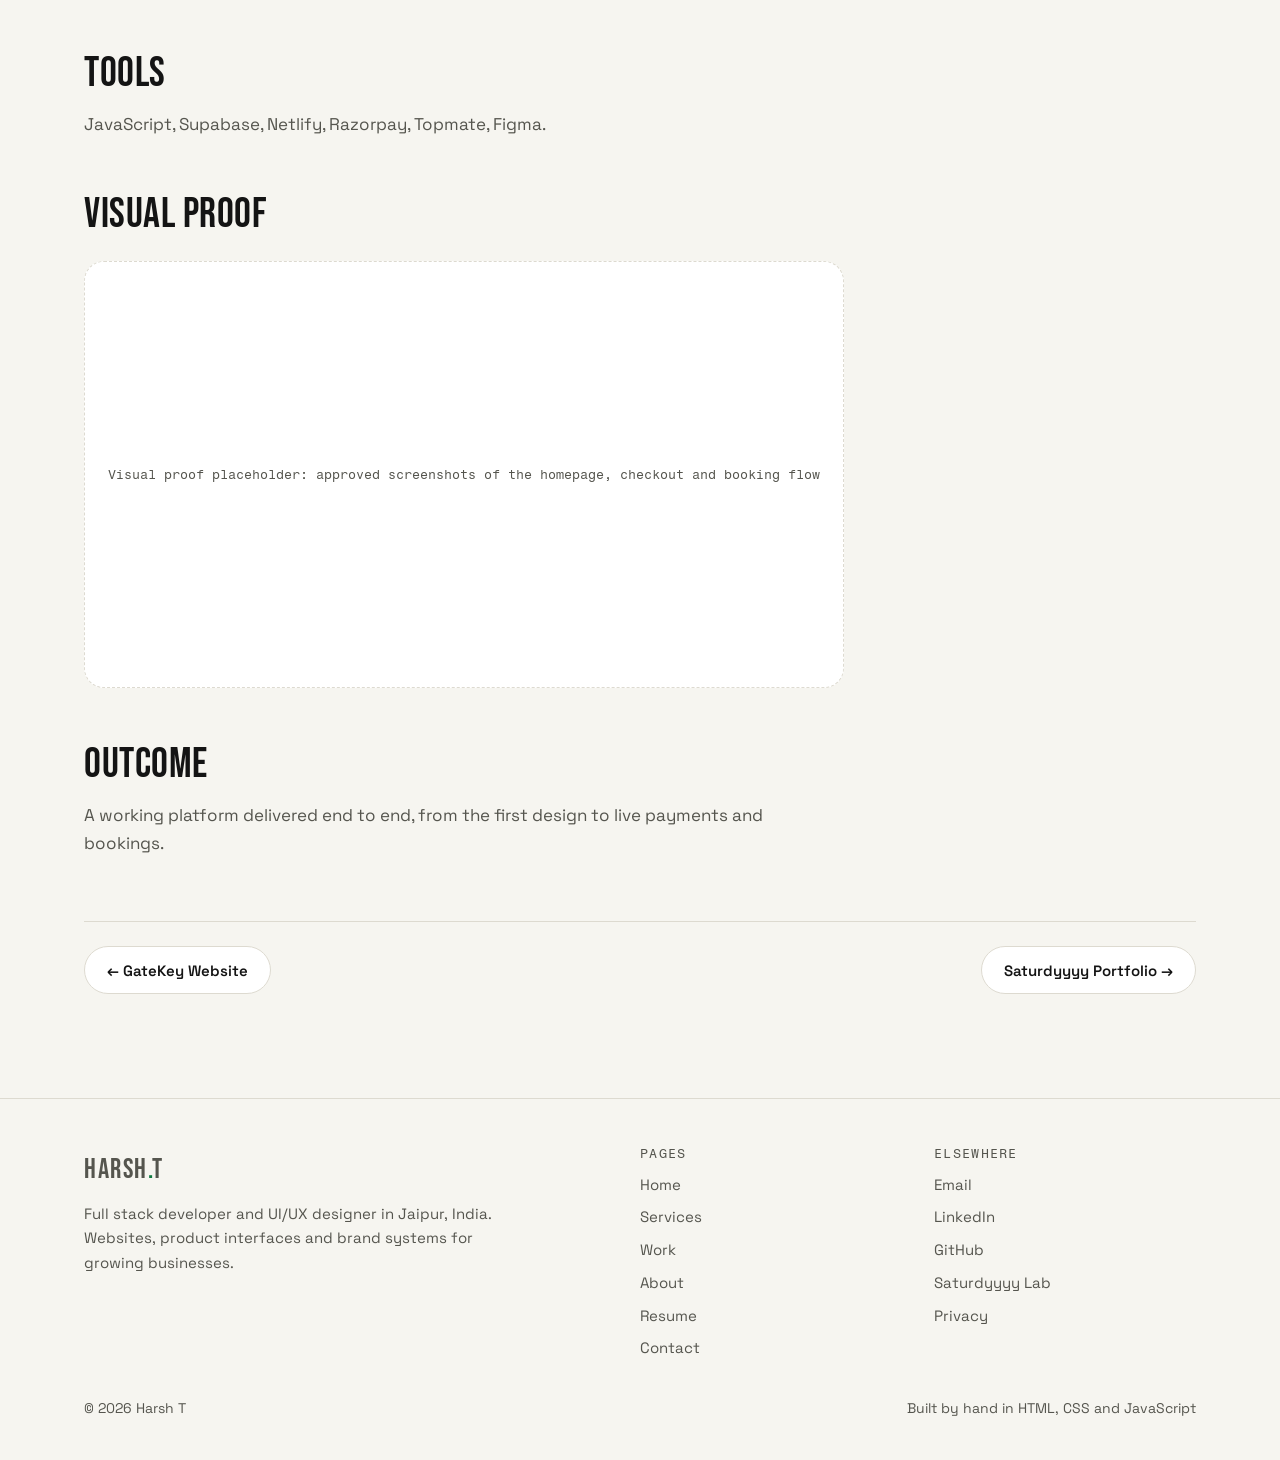
<file: work/careers-with-nandini.html>
<!DOCTYPE html>
<html lang="en" data-theme="dark">
<head>
<meta charset="UTF-8">
<meta name="viewport" content="width=device-width,initial-scale=1">
<title>Careers With Nandini · Case study · Harsh T</title>
<meta name="description" content="A career-guidance platform built from scratch, with payments, bookings and automated communication.">
<link rel="canonical" href="https://portfolio-saturdyyyy.vercel.app/work/careers-with-nandini.html">
<meta property="og:type" content="website"><meta property="og:title" content="Careers With Nandini · Case study · Harsh T"><meta property="og:description" content="A career-guidance platform built from scratch, with payments, bookings and automated communication.">
<meta property="og:url" content="https://portfolio-saturdyyyy.vercel.app/work/careers-with-nandini.html"><meta property="og:image" content="https://portfolio-saturdyyyy.vercel.app/assets/og-image.jpg">
<meta name="twitter:card" content="summary_large_image">
<link rel="icon" href="../avatar.jpg">
<script>(function(){try{var t=localStorage.getItem('theme');if(!t)t=matchMedia('(prefers-color-scheme: light)').matches?'light':'dark';document.documentElement.setAttribute('data-theme',t)}catch(e){}})();</script>
<link rel="preconnect" href="https://fonts.googleapis.com"><link rel="preconnect" href="https://fonts.gstatic.com" crossorigin>
<link href="https://fonts.googleapis.com/css2?family=Bebas+Neue&family=Fragment+Mono&family=Space+Grotesk:wght@400;500;600;700&display=swap" rel="stylesheet">
<link rel="stylesheet" href="../assets/tokens.css"><link rel="stylesheet" href="../assets/site.css">
</head>
<body>
<a class="skip" href="#main">Skip to content</a>
<header class="site-header"><div class="wrap nav">
<a class="brand" href="../index.html" aria-label="Harsh T, home">HARSH<span>.</span>T</a>
<nav aria-label="Main"><ul class="nav-links" id="navLinks"><li><a href="../index.html">Home</a></li><li><a href="../services.html">Services</a></li><li><a href="../work.html" aria-current=page>Work</a></li><li><a href="../about.html">About</a></li><li><a href="../resume.html">Resume</a></li><li><a href="../contact.html">Contact</a></li></ul></nav>
<div class="nav-actions"><button class="icon-btn" id="themeToggle" type="button" aria-label="Switch theme">☀</button>
<a class="btn btn-primary btn-sm" href="../contact.html#book" data-book>Book a Call</a>
<button class="icon-btn menu-btn" id="menuBtn" type="button" aria-label="Menu" aria-expanded="false" aria-controls="navLinks">☰</button></div>
</div></header>
<main id="main">
<section class="page-hero"><div class="wrap"><a href="../work.html" class="eyebrow" style="text-decoration:none">← All work</a>
<p class="eyebrow" style="margin-top:28px">Case study · Design to deployment</p><h1>Careers With Nandini</h1><p class="lead">A career-guidance platform built from scratch, with payments, bookings and automated communication.</p>
<div class="btn-row" style="margin-top:24px"><a class="btn" href="https://careerswithnandini.com" target="_blank" rel="noopener">Visit careerswithnandini.com ↗</a><a class="btn btn-primary" href="../contact.html#book" data-book>Book a similar project</a></div>
<div class="cs-meta"><div><span>Role</span>Designer &amp; developer</div><div><span>Platform</span>Web</div><div><span>Scope</span>Design, build, deploy, integrations</div><div><span>Tools</span>JavaScript, Supabase, Netlify</div></div></div></section>
<section style="padding-top:var(--space-7);border-top:0"><div class="wrap"><article class="prose"><h2>Challenge</h2><p>A career-guidance creator needed one place to explain her offer, sell digital resources, take session bookings and keep in touch with her audience, without a development team.</p><h2>My role</h2><p>I designed and built the platform from scratch and deployed it on its own domain, including every integration.</p><h2>Solution</h2><ul><li>Razorpay checkout for paid resources.</li><li>Topmate integration for one-to-one session bookings.</li><li>Email automation and broadcasting to keep the audience informed.</li><li>Custom UI animations and a responsive layout.</li><li>Supabase for data and Netlify for hosting.</li></ul><h2>Deliverables</h2><ul><li>Full website design and front end</li><li>Payment, booking and email integrations through their APIs</li><li>Deployment and domain setup</li></ul><h2>Tools</h2><p>JavaScript, Supabase, Netlify, Razorpay, Topmate, Figma.</p><h2>Visual proof</h2><div class="proof" role="img" aria-label="Screenshot placeholder">Visual proof placeholder: approved screenshots of the homepage, checkout and booking flow</div><h2>Outcome</h2><p>A working platform delivered end to end, from the first design to live payments and bookings.</p></article>
<nav class="cs-nav" aria-label="More case studies"><a class="btn" href="../work/gatekey-website.html">← GateKey Website</a><a class="btn" href="../work/saturdyyyy-portfolio.html">Saturdyyyy Portfolio →</a></nav></div></section></main>
<a class="btn btn-primary mobile-cta" href="../contact.html#book" data-book>Book a Discovery Call</a>
<footer class="site-footer"><div class="wrap">
<div class="footer-grid">
<div><a class="brand" href="../index.html">HARSH<span>.</span>T</a>
<p class="muted" style="margin-top:8px;max-width:420px">Full stack developer and UI/UX designer in Jaipur, India. Websites, product interfaces and brand systems for growing businesses.</p>
<p class="np" id="nowPlaying" hidden><img alt=""><span class="dot" aria-hidden="true"></span><span class="t"></span></p></div>
<div><h2>Pages</h2><ul><li><a href="../index.html">Home</a></li><li><a href="../services.html">Services</a></li><li><a href="../work.html">Work</a></li><li><a href="../about.html">About</a></li><li><a href="../resume.html">Resume</a></li><li><a href="../contact.html">Contact</a></li></ul></div>
<div><h2>Elsewhere</h2><ul>
<li><a href="mailto:arnodelo4@gmail.com">Email</a></li>
<li><a href="https://www.linkedin.com/in/harsh-t-b8712623b" target="_blank" rel="noopener">LinkedIn</a></li>
<li><a href="https://github.com/Saturdyyyy" target="_blank" rel="noopener">GitHub</a></li>
<li><a href="../lab/index.html">Saturdyyyy Lab</a></li>
<li><a href="../privacy.html">Privacy</a></li></ul></div>
</div>
<div class="footer-bottom"><span>© <span data-year></span> Harsh T</span><span>Built by hand in HTML, CSS and JavaScript</span></div>
</div></footer>
<script src="../assets/config.js"></script><script src="../assets/site.js"></script>
</body></html>
</file>
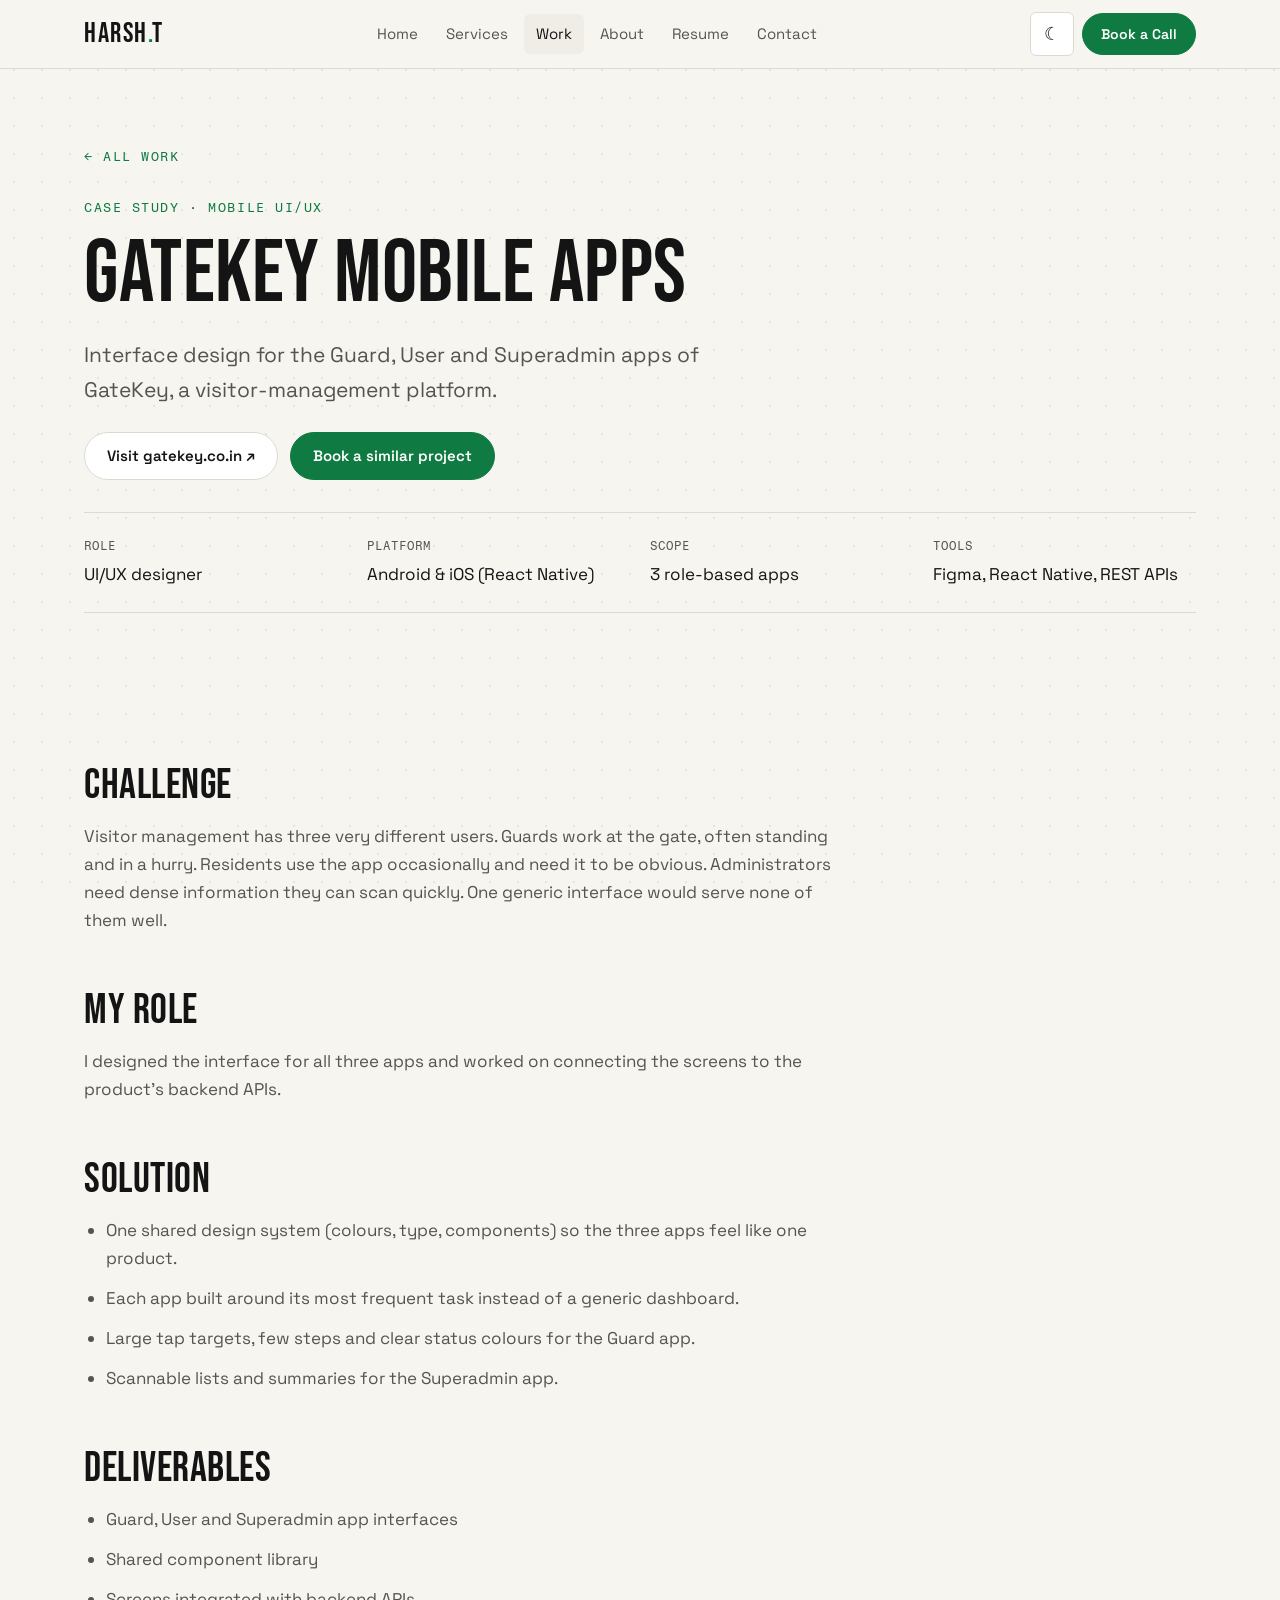
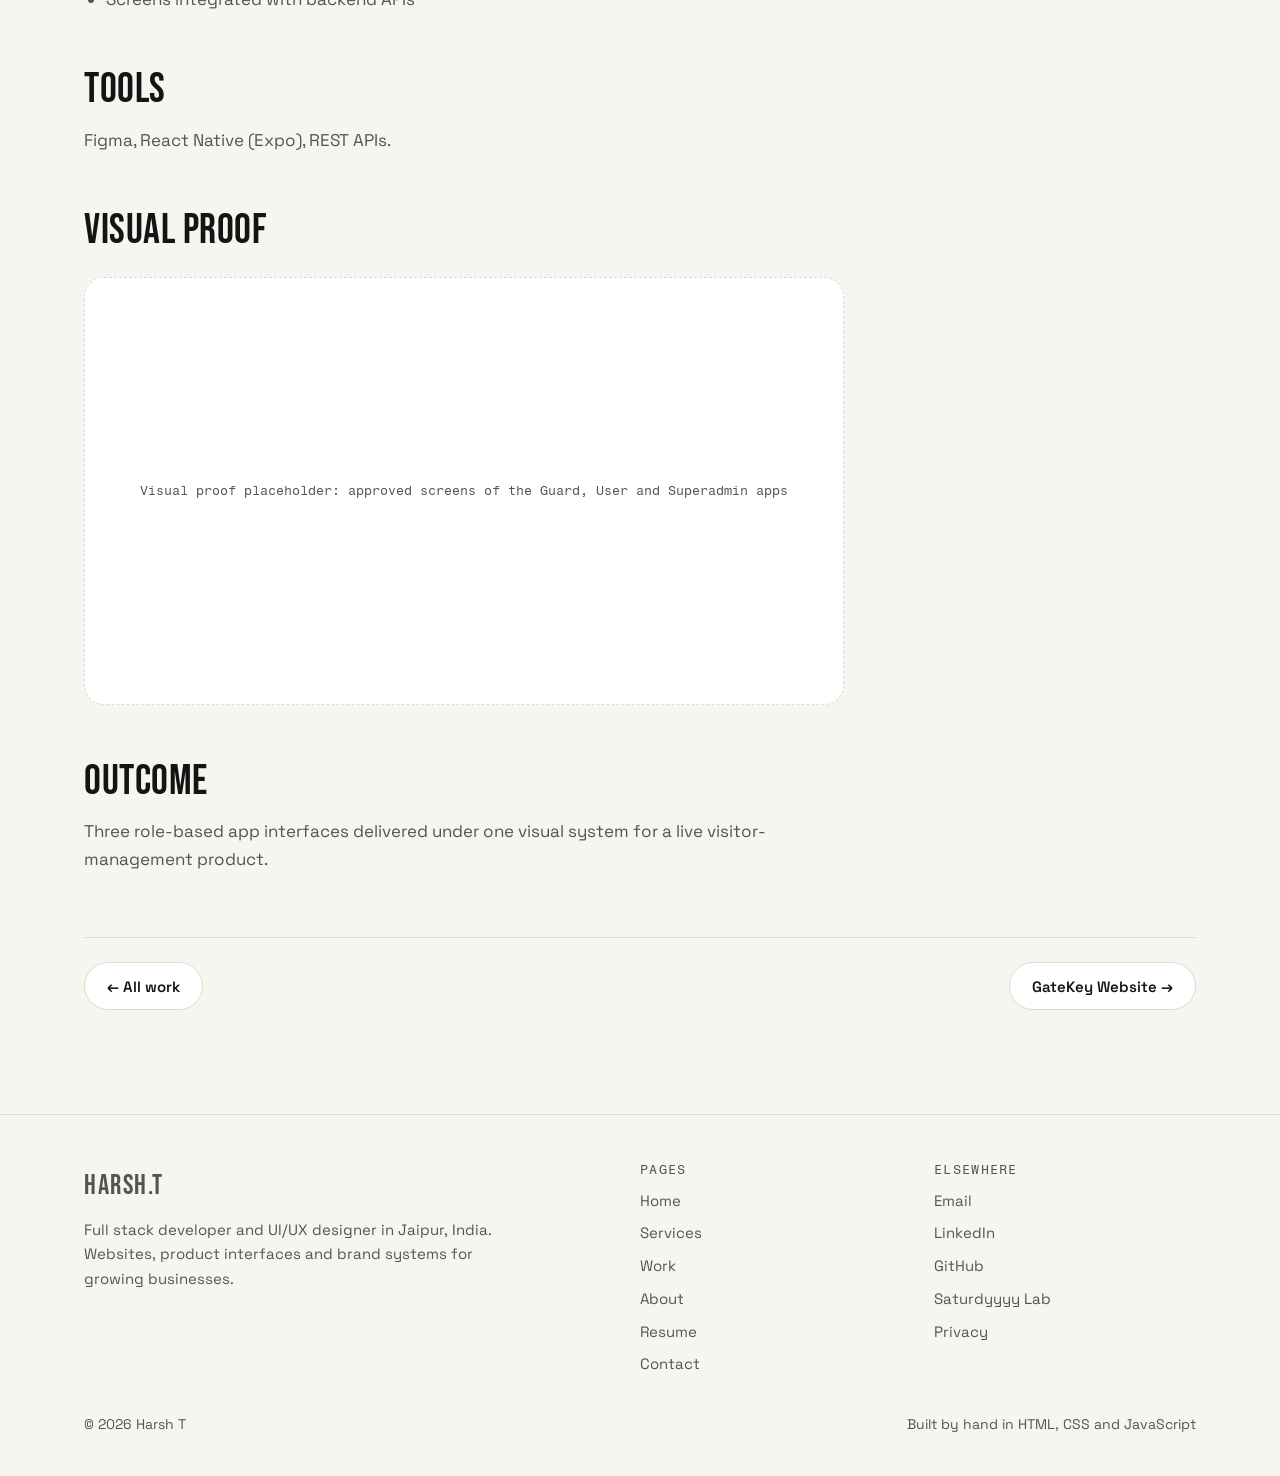
<file: work/gatekey-mobile-apps.html>
<!DOCTYPE html>
<html lang="en" data-theme="dark">
<head>
<meta charset="UTF-8">
<meta name="viewport" content="width=device-width,initial-scale=1">
<title>GateKey Mobile Apps · Case study · Harsh T</title>
<meta name="description" content="Interface design for the Guard, User and Superadmin apps of GateKey, a visitor-management platform.">
<link rel="canonical" href="https://portfolio-saturdyyyy.vercel.app/work/gatekey-mobile-apps.html">
<meta property="og:type" content="website"><meta property="og:title" content="GateKey Mobile Apps · Case study · Harsh T"><meta property="og:description" content="Interface design for the Guard, User and Superadmin apps of GateKey, a visitor-management platform.">
<meta property="og:url" content="https://portfolio-saturdyyyy.vercel.app/work/gatekey-mobile-apps.html"><meta property="og:image" content="https://portfolio-saturdyyyy.vercel.app/assets/og-image.jpg">
<meta name="twitter:card" content="summary_large_image">
<link rel="icon" href="../avatar.jpg">
<script>(function(){try{var t=localStorage.getItem('theme');if(!t)t=matchMedia('(prefers-color-scheme: light)').matches?'light':'dark';document.documentElement.setAttribute('data-theme',t)}catch(e){}})();</script>
<link rel="preconnect" href="https://fonts.googleapis.com"><link rel="preconnect" href="https://fonts.gstatic.com" crossorigin>
<link href="https://fonts.googleapis.com/css2?family=Bebas+Neue&family=Fragment+Mono&family=Space+Grotesk:wght@400;500;600;700&display=swap" rel="stylesheet">
<link rel="stylesheet" href="../assets/tokens.css"><link rel="stylesheet" href="../assets/site.css">
</head>
<body>
<a class="skip" href="#main">Skip to content</a>
<header class="site-header"><div class="wrap nav">
<a class="brand" href="../index.html" aria-label="Harsh T, home">HARSH<span>.</span>T</a>
<nav aria-label="Main"><ul class="nav-links" id="navLinks"><li><a href="../index.html">Home</a></li><li><a href="../services.html">Services</a></li><li><a href="../work.html" aria-current=page>Work</a></li><li><a href="../about.html">About</a></li><li><a href="../resume.html">Resume</a></li><li><a href="../contact.html">Contact</a></li></ul></nav>
<div class="nav-actions"><button class="icon-btn" id="themeToggle" type="button" aria-label="Switch theme">☀</button>
<a class="btn btn-primary btn-sm" href="../contact.html#book" data-book>Book a Call</a>
<button class="icon-btn menu-btn" id="menuBtn" type="button" aria-label="Menu" aria-expanded="false" aria-controls="navLinks">☰</button></div>
</div></header>
<main id="main">
<section class="page-hero"><div class="wrap"><a href="../work.html" class="eyebrow" style="text-decoration:none">← All work</a>
<p class="eyebrow" style="margin-top:28px">Case study · Mobile UI/UX</p><h1>GateKey Mobile Apps</h1><p class="lead">Interface design for the Guard, User and Superadmin apps of GateKey, a visitor-management platform.</p>
<div class="btn-row" style="margin-top:24px"><a class="btn" href="https://gatekey.co.in" target="_blank" rel="noopener">Visit gatekey.co.in ↗</a><a class="btn btn-primary" href="../contact.html#book" data-book>Book a similar project</a></div>
<div class="cs-meta"><div><span>Role</span>UI/UX designer</div><div><span>Platform</span>Android &amp; iOS (React Native)</div><div><span>Scope</span>3 role-based apps</div><div><span>Tools</span>Figma, React Native, REST APIs</div></div></div></section>
<section style="padding-top:var(--space-7);border-top:0"><div class="wrap"><article class="prose"><h2>Challenge</h2><p>Visitor management has three very different users. Guards work at the gate, often standing and in a hurry. Residents use the app occasionally and need it to be obvious. Administrators need dense information they can scan quickly. One generic interface would serve none of them well.</p><h2>My role</h2><p>I designed the interface for all three apps and worked on connecting the screens to the product's backend APIs.</p><h2>Solution</h2><ul><li>One shared design system (colours, type, components) so the three apps feel like one product.</li><li>Each app built around its most frequent task instead of a generic dashboard.</li><li>Large tap targets, few steps and clear status colours for the Guard app.</li><li>Scannable lists and summaries for the Superadmin app.</li></ul><h2>Deliverables</h2><ul><li>Guard, User and Superadmin app interfaces</li><li>Shared component library</li><li>Screens integrated with backend APIs</li></ul><h2>Tools</h2><p>Figma, React Native (Expo), REST APIs.</p><h2>Visual proof</h2><div class="proof" role="img" aria-label="Screenshot placeholder">Visual proof placeholder: approved screens of the Guard, User and Superadmin apps</div><h2>Outcome</h2><p>Three role-based app interfaces delivered under one visual system for a live visitor-management product.</p></article>
<nav class="cs-nav" aria-label="More case studies"><a class="btn" href="../work.html">← All work</a><a class="btn" href="../work/gatekey-website.html">GateKey Website →</a></nav></div></section></main>
<a class="btn btn-primary mobile-cta" href="../contact.html#book" data-book>Book a Discovery Call</a>
<footer class="site-footer"><div class="wrap">
<div class="footer-grid">
<div><a class="brand" href="../index.html">HARSH<span>.</span>T</a>
<p class="muted" style="margin-top:8px;max-width:420px">Full stack developer and UI/UX designer in Jaipur, India. Websites, product interfaces and brand systems for growing businesses.</p>
<p class="np" id="nowPlaying" hidden><img alt=""><span class="dot" aria-hidden="true"></span><span class="t"></span></p></div>
<div><h2>Pages</h2><ul><li><a href="../index.html">Home</a></li><li><a href="../services.html">Services</a></li><li><a href="../work.html">Work</a></li><li><a href="../about.html">About</a></li><li><a href="../resume.html">Resume</a></li><li><a href="../contact.html">Contact</a></li></ul></div>
<div><h2>Elsewhere</h2><ul>
<li><a href="mailto:arnodelo4@gmail.com">Email</a></li>
<li><a href="https://www.linkedin.com/in/harsh-t-b8712623b" target="_blank" rel="noopener">LinkedIn</a></li>
<li><a href="https://github.com/Saturdyyyy" target="_blank" rel="noopener">GitHub</a></li>
<li><a href="../lab/index.html">Saturdyyyy Lab</a></li>
<li><a href="../privacy.html">Privacy</a></li></ul></div>
</div>
<div class="footer-bottom"><span>© <span data-year></span> Harsh T</span><span>Built by hand in HTML, CSS and JavaScript</span></div>
</div></footer>
<script src="../assets/config.js"></script><script src="../assets/site.js"></script>
</body></html>
</file>
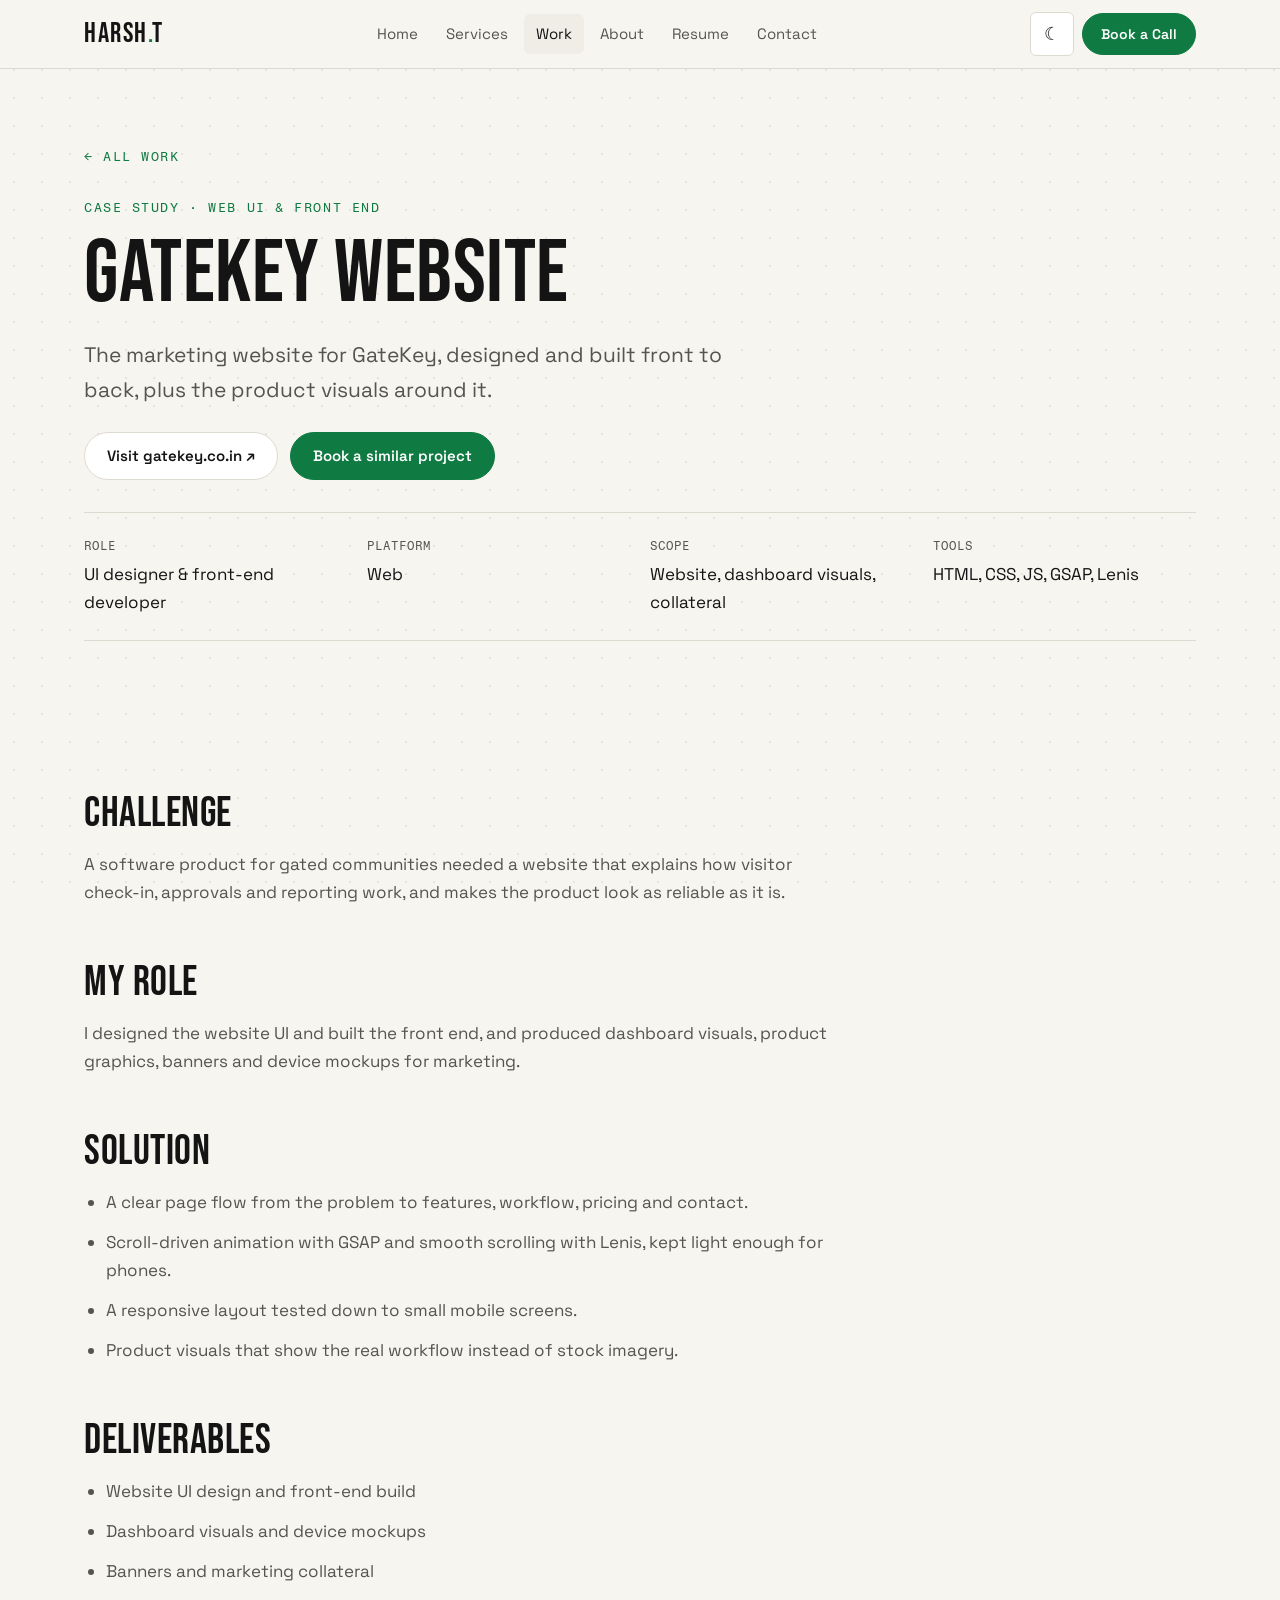
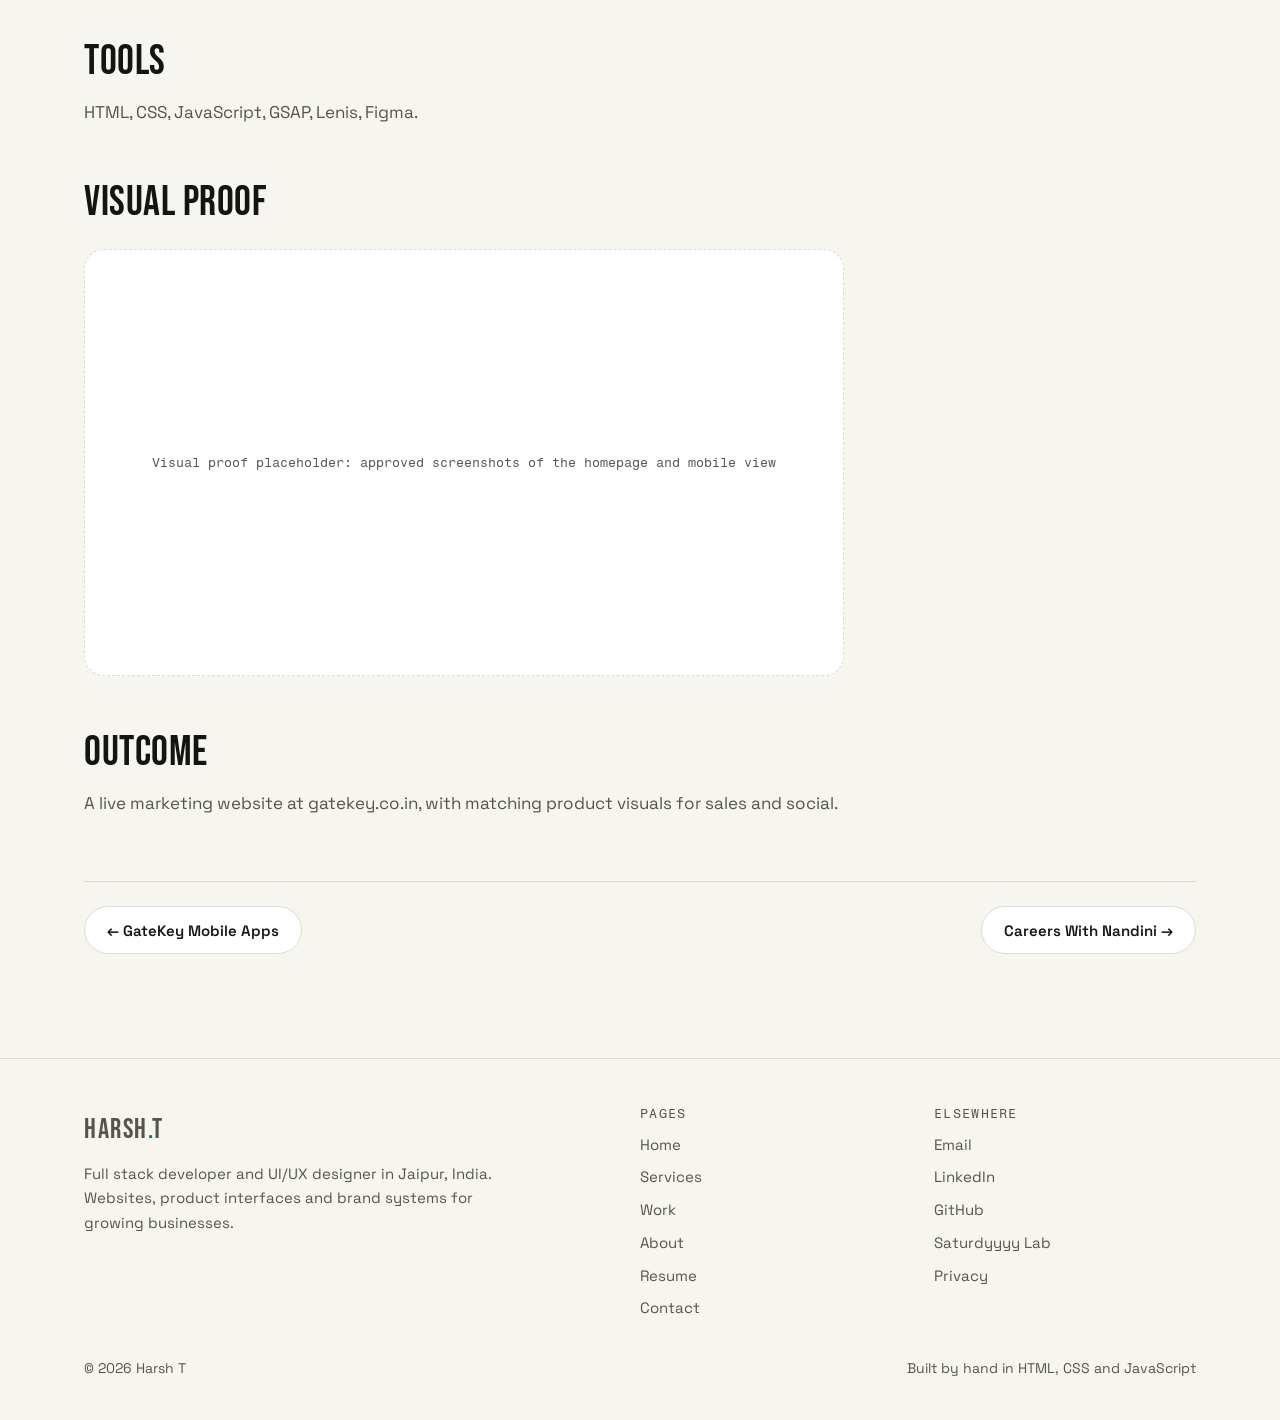
<file: work/gatekey-website.html>
<!DOCTYPE html>
<html lang="en" data-theme="dark">
<head>
<meta charset="UTF-8">
<meta name="viewport" content="width=device-width,initial-scale=1">
<title>GateKey Website · Case study · Harsh T</title>
<meta name="description" content="The marketing website for GateKey, designed and built front to back, plus the product visuals around it.">
<link rel="canonical" href="https://portfolio-saturdyyyy.vercel.app/work/gatekey-website.html">
<meta property="og:type" content="website"><meta property="og:title" content="GateKey Website · Case study · Harsh T"><meta property="og:description" content="The marketing website for GateKey, designed and built front to back, plus the product visuals around it.">
<meta property="og:url" content="https://portfolio-saturdyyyy.vercel.app/work/gatekey-website.html"><meta property="og:image" content="https://portfolio-saturdyyyy.vercel.app/assets/og-image.jpg">
<meta name="twitter:card" content="summary_large_image">
<link rel="icon" href="../avatar.jpg">
<script>(function(){try{var t=localStorage.getItem('theme');if(!t)t=matchMedia('(prefers-color-scheme: light)').matches?'light':'dark';document.documentElement.setAttribute('data-theme',t)}catch(e){}})();</script>
<link rel="preconnect" href="https://fonts.googleapis.com"><link rel="preconnect" href="https://fonts.gstatic.com" crossorigin>
<link href="https://fonts.googleapis.com/css2?family=Bebas+Neue&family=Fragment+Mono&family=Space+Grotesk:wght@400;500;600;700&display=swap" rel="stylesheet">
<link rel="stylesheet" href="../assets/tokens.css"><link rel="stylesheet" href="../assets/site.css">
</head>
<body>
<a class="skip" href="#main">Skip to content</a>
<header class="site-header"><div class="wrap nav">
<a class="brand" href="../index.html" aria-label="Harsh T, home">HARSH<span>.</span>T</a>
<nav aria-label="Main"><ul class="nav-links" id="navLinks"><li><a href="../index.html">Home</a></li><li><a href="../services.html">Services</a></li><li><a href="../work.html" aria-current=page>Work</a></li><li><a href="../about.html">About</a></li><li><a href="../resume.html">Resume</a></li><li><a href="../contact.html">Contact</a></li></ul></nav>
<div class="nav-actions"><button class="icon-btn" id="themeToggle" type="button" aria-label="Switch theme">☀</button>
<a class="btn btn-primary btn-sm" href="../contact.html#book" data-book>Book a Call</a>
<button class="icon-btn menu-btn" id="menuBtn" type="button" aria-label="Menu" aria-expanded="false" aria-controls="navLinks">☰</button></div>
</div></header>
<main id="main">
<section class="page-hero"><div class="wrap"><a href="../work.html" class="eyebrow" style="text-decoration:none">← All work</a>
<p class="eyebrow" style="margin-top:28px">Case study · Web UI &amp; front end</p><h1>GateKey Website</h1><p class="lead">The marketing website for GateKey, designed and built front to back, plus the product visuals around it.</p>
<div class="btn-row" style="margin-top:24px"><a class="btn" href="https://gatekey.co.in" target="_blank" rel="noopener">Visit gatekey.co.in ↗</a><a class="btn btn-primary" href="../contact.html#book" data-book>Book a similar project</a></div>
<div class="cs-meta"><div><span>Role</span>UI designer &amp; front-end developer</div><div><span>Platform</span>Web</div><div><span>Scope</span>Website, dashboard visuals, collateral</div><div><span>Tools</span>HTML, CSS, JS, GSAP, Lenis</div></div></div></section>
<section style="padding-top:var(--space-7);border-top:0"><div class="wrap"><article class="prose"><h2>Challenge</h2><p>A software product for gated communities needed a website that explains how visitor check-in, approvals and reporting work, and makes the product look as reliable as it is.</p><h2>My role</h2><p>I designed the website UI and built the front end, and produced dashboard visuals, product graphics, banners and device mockups for marketing.</p><h2>Solution</h2><ul><li>A clear page flow from the problem to features, workflow, pricing and contact.</li><li>Scroll-driven animation with GSAP and smooth scrolling with Lenis, kept light enough for phones.</li><li>A responsive layout tested down to small mobile screens.</li><li>Product visuals that show the real workflow instead of stock imagery.</li></ul><h2>Deliverables</h2><ul><li>Website UI design and front-end build</li><li>Dashboard visuals and device mockups</li><li>Banners and marketing collateral</li></ul><h2>Tools</h2><p>HTML, CSS, JavaScript, GSAP, Lenis, Figma.</p><h2>Visual proof</h2><div class="proof" role="img" aria-label="Screenshot placeholder">Visual proof placeholder: approved screenshots of the homepage and mobile view</div><h2>Outcome</h2><p>A live marketing website at gatekey.co.in, with matching product visuals for sales and social.</p></article>
<nav class="cs-nav" aria-label="More case studies"><a class="btn" href="../work/gatekey-mobile-apps.html">← GateKey Mobile Apps</a><a class="btn" href="../work/careers-with-nandini.html">Careers With Nandini →</a></nav></div></section></main>
<a class="btn btn-primary mobile-cta" href="../contact.html#book" data-book>Book a Discovery Call</a>
<footer class="site-footer"><div class="wrap">
<div class="footer-grid">
<div><a class="brand" href="../index.html">HARSH<span>.</span>T</a>
<p class="muted" style="margin-top:8px;max-width:420px">Full stack developer and UI/UX designer in Jaipur, India. Websites, product interfaces and brand systems for growing businesses.</p>
<p class="np" id="nowPlaying" hidden><img alt=""><span class="dot" aria-hidden="true"></span><span class="t"></span></p></div>
<div><h2>Pages</h2><ul><li><a href="../index.html">Home</a></li><li><a href="../services.html">Services</a></li><li><a href="../work.html">Work</a></li><li><a href="../about.html">About</a></li><li><a href="../resume.html">Resume</a></li><li><a href="../contact.html">Contact</a></li></ul></div>
<div><h2>Elsewhere</h2><ul>
<li><a href="mailto:arnodelo4@gmail.com">Email</a></li>
<li><a href="https://www.linkedin.com/in/harsh-t-b8712623b" target="_blank" rel="noopener">LinkedIn</a></li>
<li><a href="https://github.com/Saturdyyyy" target="_blank" rel="noopener">GitHub</a></li>
<li><a href="../lab/index.html">Saturdyyyy Lab</a></li>
<li><a href="../privacy.html">Privacy</a></li></ul></div>
</div>
<div class="footer-bottom"><span>© <span data-year></span> Harsh T</span><span>Built by hand in HTML, CSS and JavaScript</span></div>
</div></footer>
<script src="../assets/config.js"></script><script src="../assets/site.js"></script>
</body></html>
</file>
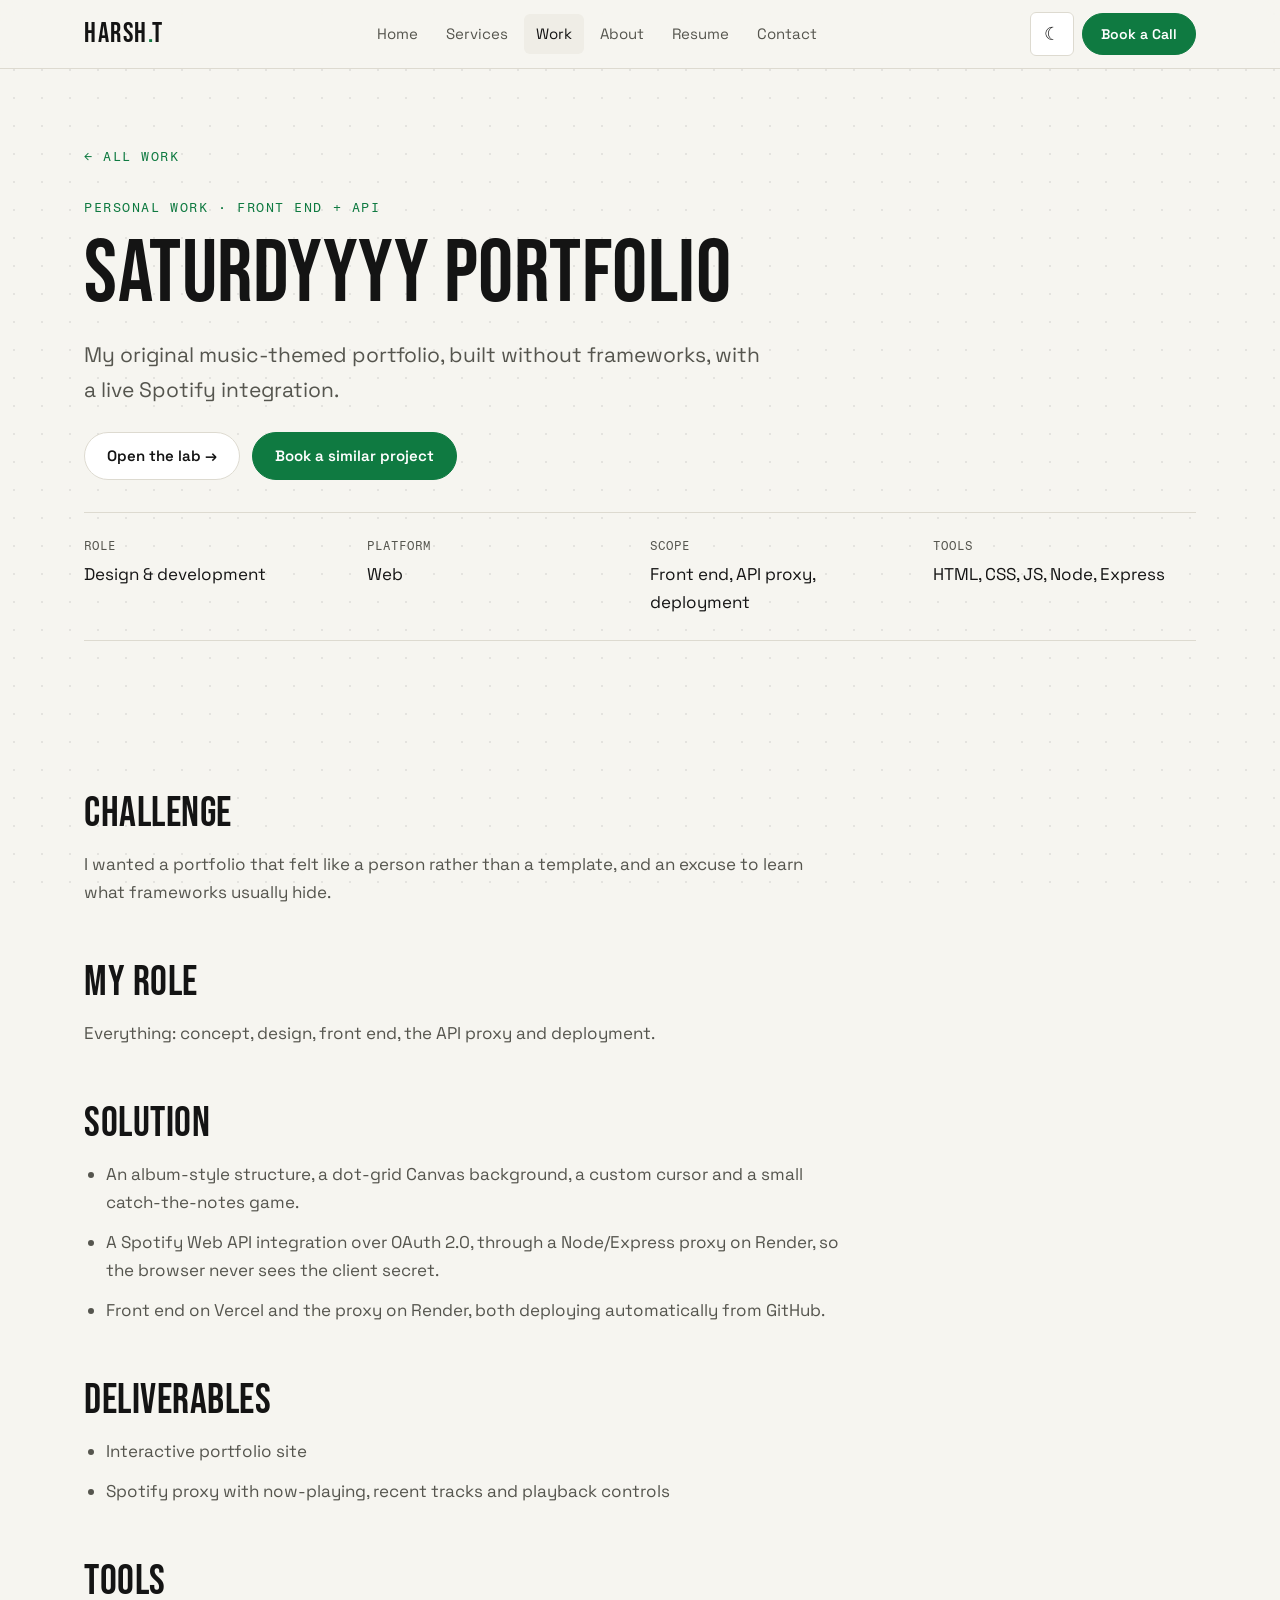
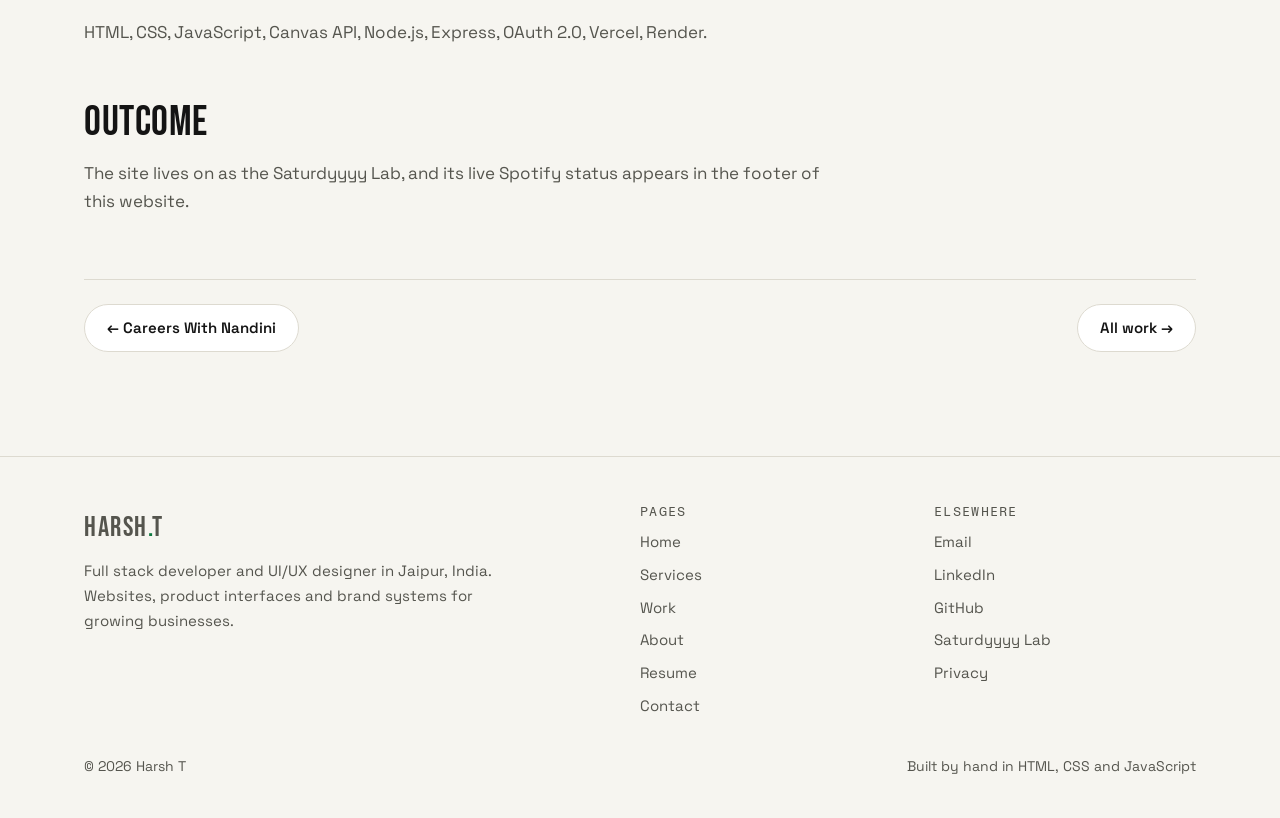
<file: work/saturdyyyy-portfolio.html>
<!DOCTYPE html>
<html lang="en" data-theme="dark">
<head>
<meta charset="UTF-8">
<meta name="viewport" content="width=device-width,initial-scale=1">
<title>Saturdyyyy Portfolio · Case study · Harsh T</title>
<meta name="description" content="My original music-themed portfolio, built without frameworks, with a live Spotify integration.">
<link rel="canonical" href="https://portfolio-saturdyyyy.vercel.app/work/saturdyyyy-portfolio.html">
<meta property="og:type" content="website"><meta property="og:title" content="Saturdyyyy Portfolio · Case study · Harsh T"><meta property="og:description" content="My original music-themed portfolio, built without frameworks, with a live Spotify integration.">
<meta property="og:url" content="https://portfolio-saturdyyyy.vercel.app/work/saturdyyyy-portfolio.html"><meta property="og:image" content="https://portfolio-saturdyyyy.vercel.app/assets/og-image.jpg">
<meta name="twitter:card" content="summary_large_image">
<link rel="icon" href="../avatar.jpg">
<script>(function(){try{var t=localStorage.getItem('theme');if(!t)t=matchMedia('(prefers-color-scheme: light)').matches?'light':'dark';document.documentElement.setAttribute('data-theme',t)}catch(e){}})();</script>
<link rel="preconnect" href="https://fonts.googleapis.com"><link rel="preconnect" href="https://fonts.gstatic.com" crossorigin>
<link href="https://fonts.googleapis.com/css2?family=Bebas+Neue&family=Fragment+Mono&family=Space+Grotesk:wght@400;500;600;700&display=swap" rel="stylesheet">
<link rel="stylesheet" href="../assets/tokens.css"><link rel="stylesheet" href="../assets/site.css">
</head>
<body>
<a class="skip" href="#main">Skip to content</a>
<header class="site-header"><div class="wrap nav">
<a class="brand" href="../index.html" aria-label="Harsh T, home">HARSH<span>.</span>T</a>
<nav aria-label="Main"><ul class="nav-links" id="navLinks"><li><a href="../index.html">Home</a></li><li><a href="../services.html">Services</a></li><li><a href="../work.html" aria-current=page>Work</a></li><li><a href="../about.html">About</a></li><li><a href="../resume.html">Resume</a></li><li><a href="../contact.html">Contact</a></li></ul></nav>
<div class="nav-actions"><button class="icon-btn" id="themeToggle" type="button" aria-label="Switch theme">☀</button>
<a class="btn btn-primary btn-sm" href="../contact.html#book" data-book>Book a Call</a>
<button class="icon-btn menu-btn" id="menuBtn" type="button" aria-label="Menu" aria-expanded="false" aria-controls="navLinks">☰</button></div>
</div></header>
<main id="main">
<section class="page-hero"><div class="wrap"><a href="../work.html" class="eyebrow" style="text-decoration:none">← All work</a>
<p class="eyebrow" style="margin-top:28px">Personal work · Front end + API</p><h1>Saturdyyyy Portfolio</h1><p class="lead">My original music-themed portfolio, built without frameworks, with a live Spotify integration.</p>
<div class="btn-row" style="margin-top:24px"><a class="btn" href="../lab/index.html">Open the lab →</a><a class="btn btn-primary" href="../contact.html#book" data-book>Book a similar project</a></div>
<div class="cs-meta"><div><span>Role</span>Design &amp; development</div><div><span>Platform</span>Web</div><div><span>Scope</span>Front end, API proxy, deployment</div><div><span>Tools</span>HTML, CSS, JS, Node, Express</div></div></div></section>
<section style="padding-top:var(--space-7);border-top:0"><div class="wrap"><article class="prose"><h2>Challenge</h2><p>I wanted a portfolio that felt like a person rather than a template, and an excuse to learn what frameworks usually hide.</p><h2>My role</h2><p>Everything: concept, design, front end, the API proxy and deployment.</p><h2>Solution</h2><ul><li>An album-style structure, a dot-grid Canvas background, a custom cursor and a small catch-the-notes game.</li><li>A Spotify Web API integration over OAuth 2.0, through a Node/Express proxy on Render, so the browser never sees the client secret.</li><li>Front end on Vercel and the proxy on Render, both deploying automatically from GitHub.</li></ul><h2>Deliverables</h2><ul><li>Interactive portfolio site</li><li>Spotify proxy with now-playing, recent tracks and playback controls</li></ul><h2>Tools</h2><p>HTML, CSS, JavaScript, Canvas API, Node.js, Express, OAuth 2.0, Vercel, Render.</p><h2>Outcome</h2><p>The site lives on as the Saturdyyyy Lab, and its live Spotify status appears in the footer of this website.</p></article>
<nav class="cs-nav" aria-label="More case studies"><a class="btn" href="../work/careers-with-nandini.html">← Careers With Nandini</a><a class="btn" href="../work.html">All work →</a></nav></div></section></main>
<a class="btn btn-primary mobile-cta" href="../contact.html#book" data-book>Book a Discovery Call</a>
<footer class="site-footer"><div class="wrap">
<div class="footer-grid">
<div><a class="brand" href="../index.html">HARSH<span>.</span>T</a>
<p class="muted" style="margin-top:8px;max-width:420px">Full stack developer and UI/UX designer in Jaipur, India. Websites, product interfaces and brand systems for growing businesses.</p>
<p class="np" id="nowPlaying" hidden><img alt=""><span class="dot" aria-hidden="true"></span><span class="t"></span></p></div>
<div><h2>Pages</h2><ul><li><a href="../index.html">Home</a></li><li><a href="../services.html">Services</a></li><li><a href="../work.html">Work</a></li><li><a href="../about.html">About</a></li><li><a href="../resume.html">Resume</a></li><li><a href="../contact.html">Contact</a></li></ul></div>
<div><h2>Elsewhere</h2><ul>
<li><a href="mailto:arnodelo4@gmail.com">Email</a></li>
<li><a href="https://www.linkedin.com/in/harsh-t-b8712623b" target="_blank" rel="noopener">LinkedIn</a></li>
<li><a href="https://github.com/Saturdyyyy" target="_blank" rel="noopener">GitHub</a></li>
<li><a href="../lab/index.html">Saturdyyyy Lab</a></li>
<li><a href="../privacy.html">Privacy</a></li></ul></div>
</div>
<div class="footer-bottom"><span>© <span data-year></span> Harsh T</span><span>Built by hand in HTML, CSS and JavaScript</span></div>
</div></footer>
<script src="../assets/config.js"></script><script src="../assets/site.js"></script>
</body></html>
</file>
<file: assets/tokens.css>
/* ============================================================
   THEME TOKENS: change the brand here and the whole site follows.
   Semantic names match the brief (color.background, etc.).
   ============================================================ */
:root,
:root[data-theme="dark"] {
  --color-background: #0b0b0c;
  --color-surface: #141416;
  --color-surface-2: #1b1b1e;
  --color-text-primary: #f2f2ee;
  --color-text-secondary: #a9a9a2;
  --color-border: #2a2a2e;
  --color-accent-primary: #3cda7e;
  --color-on-accent: #06210f;
  --color-accent-secondary: #ebdb4c;
  --color-success: #3cda7e;
  --color-error: #ff6b6b;
  --color-focus: #ebdb4c;
  --dot: rgba(255,255,255,.06);
  color-scheme: dark;
}
:root[data-theme="light"] {
  --color-background: #f6f5f0;
  --color-surface: #ffffff;
  --color-surface-2: #efede6;
  --color-text-primary: #141414;
  --color-text-secondary: #55554e;
  --color-border: #dddad0;
  --color-accent-primary: #0f7a41;
  --color-on-accent: #ffffff;
  --color-accent-secondary: #8a7400;
  --color-success: #0f7a41;
  --color-error: #c62828;
  --color-focus: #0f7a41;
  --dot: rgba(0,0,0,.07);
  color-scheme: light;
}
:root {
  --font-display: 'Bebas Neue', Impact, 'Arial Narrow', sans-serif;
  --font-body: 'Space Grotesk', system-ui, -apple-system, sans-serif;
  --font-mono: 'Fragment Mono', ui-monospace, monospace;
  --space-1: 4px; --space-2: 8px; --space-3: 12px; --space-4: 16px;
  --space-5: 24px; --space-6: 32px; --space-7: 48px; --space-8: 72px; --space-9: 104px;
  --radius-sm: 6px; --radius-md: 12px; --radius-lg: 20px; --radius-pill: 999px;
  --shadow-sm: 0 1px 2px rgba(0,0,0,.08);
  --shadow-md: 0 10px 30px rgba(0,0,0,.12);
  --max: 1160px;
}
</file>
<file: assets/site.css>
*{box-sizing:border-box;margin:0;padding:0}
html{scroll-behavior:smooth;-webkit-text-size-adjust:100%}
body{background:var(--color-background);color:var(--color-text-primary);font-family:var(--font-body);font-size:17px;line-height:1.65;-webkit-font-smoothing:antialiased;transition:background .25s,color .25s}
body::before{content:"";position:fixed;inset:0;z-index:-1;background-image:radial-gradient(var(--dot) 1px,transparent 1px);background-size:28px 28px;pointer-events:none}
img{max-width:100%;display:block}
a{color:inherit}
:focus-visible{outline:3px solid var(--color-focus);outline-offset:3px;border-radius:4px}
.skip{position:absolute;left:-999px;top:8px;background:var(--color-accent-primary);color:var(--color-on-accent);padding:10px 16px;border-radius:var(--radius-sm);z-index:100}
.skip:focus{left:16px}
.wrap{max-width:var(--max);margin:0 auto;padding:0 24px}
@media(max-width:600px){.wrap{padding:0 16px}}
.eyebrow{font-family:var(--font-mono);font-size:13px;letter-spacing:.12em;text-transform:uppercase;color:var(--color-accent-primary)}
h1,h2,h3{font-weight:400;line-height:1.02}
h1{font-family:var(--font-display);font-size:clamp(44px,6.4vw,84px);letter-spacing:.5px}
h2{font-family:var(--font-display);font-size:clamp(36px,5.4vw,60px);letter-spacing:.5px}
h3{font-family:var(--font-body);font-weight:600;font-size:21px;line-height:1.3}
.lead{font-size:clamp(18px,2vw,21px);color:var(--color-text-secondary);max-width:680px}
.muted{color:var(--color-text-secondary)}
/* header */
.site-header{position:sticky;top:0;z-index:50;background:color-mix(in srgb,var(--color-background) 88%,transparent);backdrop-filter:blur(12px);-webkit-backdrop-filter:blur(12px);border-bottom:1px solid var(--color-border)}
.nav{display:flex;align-items:center;justify-content:space-between;height:68px;gap:16px}
.brand{font-family:var(--font-display);font-size:28px;letter-spacing:1.5px;text-decoration:none}
.brand span{color:var(--color-accent-primary)}
.nav-links{display:flex;gap:4px;list-style:none}
.nav-links a{display:block;padding:8px 12px;border-radius:var(--radius-sm);text-decoration:none;font-size:15px;color:var(--color-text-secondary)}
.nav-links a:hover,.nav-links a[aria-current="page"]{color:var(--color-text-primary);background:var(--color-surface-2)}
.nav-actions{display:flex;align-items:center;gap:8px}
.icon-btn{width:44px;height:44px;display:grid;place-items:center;border:1px solid var(--color-border);background:var(--color-surface);color:var(--color-text-primary);border-radius:var(--radius-sm);cursor:pointer;font-size:18px}
.menu-btn{display:none}
@media(max-width:900px){
 .menu-btn{display:grid}
 .nav-links{position:fixed;inset:68px 0 auto 0;flex-direction:column;background:var(--color-background);border-bottom:1px solid var(--color-border);padding:12px 16px 20px;display:none}
 .nav-links.open{display:flex}
 .nav-links a{padding:14px 12px;font-size:18px}
 .nav-actions .btn{display:none}
}
/* buttons */
.btn{display:inline-flex;align-items:center;justify-content:center;gap:8px;min-height:48px;padding:12px 22px;border-radius:var(--radius-pill);border:1px solid var(--color-border);background:var(--color-surface);color:var(--color-text-primary);font:600 15px var(--font-body);text-decoration:none;cursor:pointer;transition:transform .15s,border-color .15s}
.btn:hover{transform:translateY(-2px);border-color:var(--color-accent-primary)}
.btn-primary{background:var(--color-accent-primary);border-color:var(--color-accent-primary);color:var(--color-on-accent)}
.btn-sm{min-height:42px;padding:8px 18px;font-size:14px}
.btn-row{display:flex;flex-wrap:wrap;gap:12px}
.mobile-cta{display:none}
@media(max-width:900px){.mobile-cta{display:flex;position:fixed;left:16px;right:16px;bottom:16px;z-index:60;box-shadow:var(--shadow-md)}body{padding-bottom:84px}}
/* sections */
section{padding:var(--space-9) 0}
section+section{border-top:1px solid var(--color-border)}
@media(max-width:600px){section{padding:var(--space-8) 0}}
.section-head{display:flex;flex-wrap:wrap;justify-content:space-between;align-items:end;gap:16px;margin-bottom:var(--space-7)}
.section-head h2{margin-top:8px}
.hero{padding:var(--space-9) 0 var(--space-8)}
.hero-grid{display:grid;grid-template-columns:1.5fr 1fr;gap:48px;align-items:center}
.hero h1{margin:16px 0 24px}
.hero .lead{margin-bottom:32px}
.hero-card{background:var(--color-surface);border:1px solid var(--color-border);border-radius:var(--radius-lg);padding:24px;box-shadow:var(--shadow-sm)}
.hero-card img{width:100%;aspect-ratio:1/1;object-fit:cover;border-radius:var(--radius-md);background:var(--color-surface-2)}
.hero-card dl{display:grid;grid-template-columns:auto 1fr;gap:8px 16px;margin-top:18px;font-size:15px}
.hero-card dt{font-family:var(--font-mono);font-size:13px;color:var(--color-text-secondary);text-transform:uppercase;letter-spacing:.08em;padding-top:2px}
@media(max-width:900px){.hero-grid{grid-template-columns:1fr}.hero-card{max-width:420px}}
.grid{display:grid;gap:20px}
.g2{grid-template-columns:repeat(2,1fr)}.g3{grid-template-columns:repeat(3,1fr)}.g4{grid-template-columns:repeat(4,1fr)}
@media(max-width:1000px){.g4{grid-template-columns:repeat(2,1fr)}.g3{grid-template-columns:repeat(2,1fr)}}
@media(max-width:640px){.g2,.g3,.g4{grid-template-columns:1fr}}
.card{background:var(--color-surface);border:1px solid var(--color-border);border-radius:var(--radius-lg);padding:28px;display:flex;flex-direction:column;gap:12px}
a.card{text-decoration:none;transition:transform .2s,border-color .2s}
a.card:hover{transform:translateY(-4px);border-color:var(--color-accent-primary)}
.card.featured{border-color:var(--color-accent-primary);box-shadow:0 0 0 1px var(--color-accent-primary) inset}
.badge{align-self:flex-start;font-family:var(--font-mono);font-size:12px;letter-spacing:.06em;text-transform:uppercase;padding:4px 10px;border-radius:var(--radius-pill);border:1px solid var(--color-border);color:var(--color-text-secondary)}
.badge.accent{border-color:var(--color-accent-primary);color:var(--color-accent-primary)}
.chips{display:flex;flex-wrap:wrap;gap:8px}
.chip{font-size:13px;padding:4px 10px;border-radius:var(--radius-pill);background:var(--color-surface-2);color:var(--color-text-secondary)}
.card .more{margin-top:auto;padding-top:8px;font-weight:600;color:var(--color-accent-primary)}
.work-card .thumb{aspect-ratio:16/10;border-radius:var(--radius-md);background:linear-gradient(135deg,var(--color-surface-2),var(--color-background));border:1px solid var(--color-border);display:grid;place-items:center;font-family:var(--font-display);font-size:56px;letter-spacing:2px;color:var(--color-text-secondary)}
ul.ticks{list-style:none;display:grid;gap:8px}
ul.ticks li{padding-left:26px;position:relative}
ul.ticks li::before{content:"";position:absolute;left:4px;top:.62em;width:10px;height:10px;border-radius:50%;border:2px solid var(--color-accent-primary)}
.steps{counter-reset:s}
.step{counter-increment:s}
.step::before{content:"0" counter(s);font-family:var(--font-display);font-size:44px;color:var(--color-accent-primary);line-height:1}
.timeline{display:grid;gap:16px}
.tl{display:grid;grid-template-columns:220px 1fr;gap:20px;padding:20px 0;border-bottom:1px solid var(--color-border)}
.tl:last-child{border-bottom:0}
.tl .when{font-family:var(--font-mono);font-size:14px;color:var(--color-text-secondary)}
@media(max-width:640px){.tl{grid-template-columns:1fr;gap:6px}}
details{border-bottom:1px solid var(--color-border)}
summary{cursor:pointer;list-style:none;padding:20px 40px 20px 0;font-weight:600;font-size:18px;position:relative}
summary::-webkit-details-marker{display:none}
summary::after{content:"+";position:absolute;right:4px;top:14px;font-size:26px;color:var(--color-accent-primary);transition:transform .2s}
details[open] summary::after{transform:rotate(45deg)}
details p{padding:0 0 20px;color:var(--color-text-secondary);max-width:760px}
.cta-band{text-align:center}
.cta-band .lead{margin:16px auto 32px}
.cta-band .btn-row{justify-content:center}
/* page hero */
.page-hero{padding:var(--space-8) 0 var(--space-7)}
.page-hero h1{font-size:clamp(44px,7vw,88px);margin:12px 0 18px}
/* filters */
.filters{display:flex;flex-wrap:wrap;gap:8px;margin-bottom:28px}
.filters button{min-height:42px;padding:8px 18px;border-radius:var(--radius-pill);border:1px solid var(--color-border);background:var(--color-surface);color:var(--color-text-primary);font:500 15px var(--font-body);cursor:pointer}
.filters button[aria-pressed="true"]{background:var(--color-accent-primary);border-color:var(--color-accent-primary);color:var(--color-on-accent)}
/* case study */
.cs-meta{display:grid;grid-template-columns:repeat(4,1fr);gap:20px;padding:24px 0;border-top:1px solid var(--color-border);border-bottom:1px solid var(--color-border);margin-top:32px}
.cs-meta span{display:block;font-family:var(--font-mono);font-size:12px;letter-spacing:.08em;text-transform:uppercase;color:var(--color-text-secondary);margin-bottom:4px}
@media(max-width:800px){.cs-meta{grid-template-columns:repeat(2,1fr)}}
.prose{max-width:760px}
.prose h2{font-size:clamp(30px,4vw,42px);margin:56px 0 14px}
.prose p,.prose li{color:var(--color-text-secondary);margin-bottom:12px}
.prose ul{margin-left:22px}
.prose strong{color:var(--color-text-primary)}
.proof{margin:24px 0;aspect-ratio:16/9;border:1px dashed var(--color-border);border-radius:var(--radius-lg);display:grid;place-items:center;text-align:center;color:var(--color-text-secondary);font-family:var(--font-mono);font-size:13px;padding:16px;background:var(--color-surface)}
.cs-nav{display:flex;justify-content:space-between;gap:12px;flex-wrap:wrap;margin-top:64px;padding-top:24px;border-top:1px solid var(--color-border)}
/* forms */
form .field{display:grid;gap:6px;margin-bottom:18px}
label{font-weight:600;font-size:15px}
label .opt{font-weight:400;color:var(--color-text-secondary)}
input,select,textarea{width:100%;min-height:48px;padding:12px 14px;border-radius:var(--radius-sm);border:1px solid var(--color-border);background:var(--color-surface);color:var(--color-text-primary);font:16px var(--font-body)}
textarea{min-height:140px;resize:vertical}
input:focus,select:focus,textarea:focus{border-color:var(--color-accent-primary);outline:none;box-shadow:0 0 0 3px color-mix(in srgb,var(--color-accent-primary) 30%,transparent)}
.form-grid{display:grid;grid-template-columns:1fr 1fr;gap:0 20px}
@media(max-width:640px){.form-grid{grid-template-columns:1fr}}
.consent{font-size:14px;color:var(--color-text-secondary);margin:4px 0 20px}
.form-status{margin-top:14px;font-weight:600}
.form-status.ok{color:var(--color-success)}.form-status.err{color:var(--color-error)}
/* resume */
.resume-block{padding:28px 0;border-bottom:1px solid var(--color-border)}
.resume-block:last-child{border-bottom:0}
.resume-row{display:flex;justify-content:space-between;flex-wrap:wrap;gap:4px 16px;margin-top:16px}
.resume-row:first-of-type{margin-top:8px}
.resume-row .when{font-family:var(--font-mono);font-size:14px;color:var(--color-text-secondary)}
/* footer */
.site-footer{border-top:1px solid var(--color-border);padding:48px 0 40px;font-size:15px}
.footer-grid{display:grid;grid-template-columns:2fr 1fr 1fr;gap:32px}
.footer-grid h2{font-family:var(--font-mono);font-size:13px;letter-spacing:.1em;text-transform:uppercase;color:var(--color-text-secondary);margin-bottom:12px}
.footer-grid ul{list-style:none;display:grid;gap:8px}
.footer-grid a{text-decoration:none;color:var(--color-text-secondary)}
.footer-grid a:hover{color:var(--color-text-primary)}
.np{display:inline-flex;align-items:center;gap:10px;margin-top:16px;padding:8px 14px 8px 8px;border-radius:var(--radius-pill);border:1px solid var(--color-border);background:var(--color-surface);font-size:14px;max-width:100%}
.np img{width:28px;height:28px;border-radius:50%;object-fit:cover;background:var(--color-surface-2)}
.np .t{white-space:nowrap;overflow:hidden;text-overflow:ellipsis;max-width:220px}
.np .dot{width:8px;height:8px;border-radius:50%;background:var(--color-text-secondary);flex:none}
.np.live .dot{background:var(--color-accent-primary);animation:pulse 1.6s infinite}
@keyframes pulse{50%{opacity:.3}}
.footer-bottom{margin-top:36px;display:flex;justify-content:space-between;flex-wrap:wrap;gap:8px;color:var(--color-text-secondary);font-size:14px}
@media(max-width:800px){.footer-grid{grid-template-columns:1fr 1fr}.footer-grid>div:first-child{grid-column:1/-1}}
/* reveal */
.reveal{opacity:0;transform:translateY(16px);transition:opacity .6s,transform .6s}
.reveal.in{opacity:1;transform:none}
@media(prefers-reduced-motion:reduce){*{transition:none!important;animation:none!important;scroll-behavior:auto!important}.reveal{opacity:1;transform:none}}
.sr-only{position:absolute;width:1px;height:1px;overflow:hidden;clip:rect(0 0 0 0);white-space:nowrap}
[hidden]{display:none!important}
</file>
